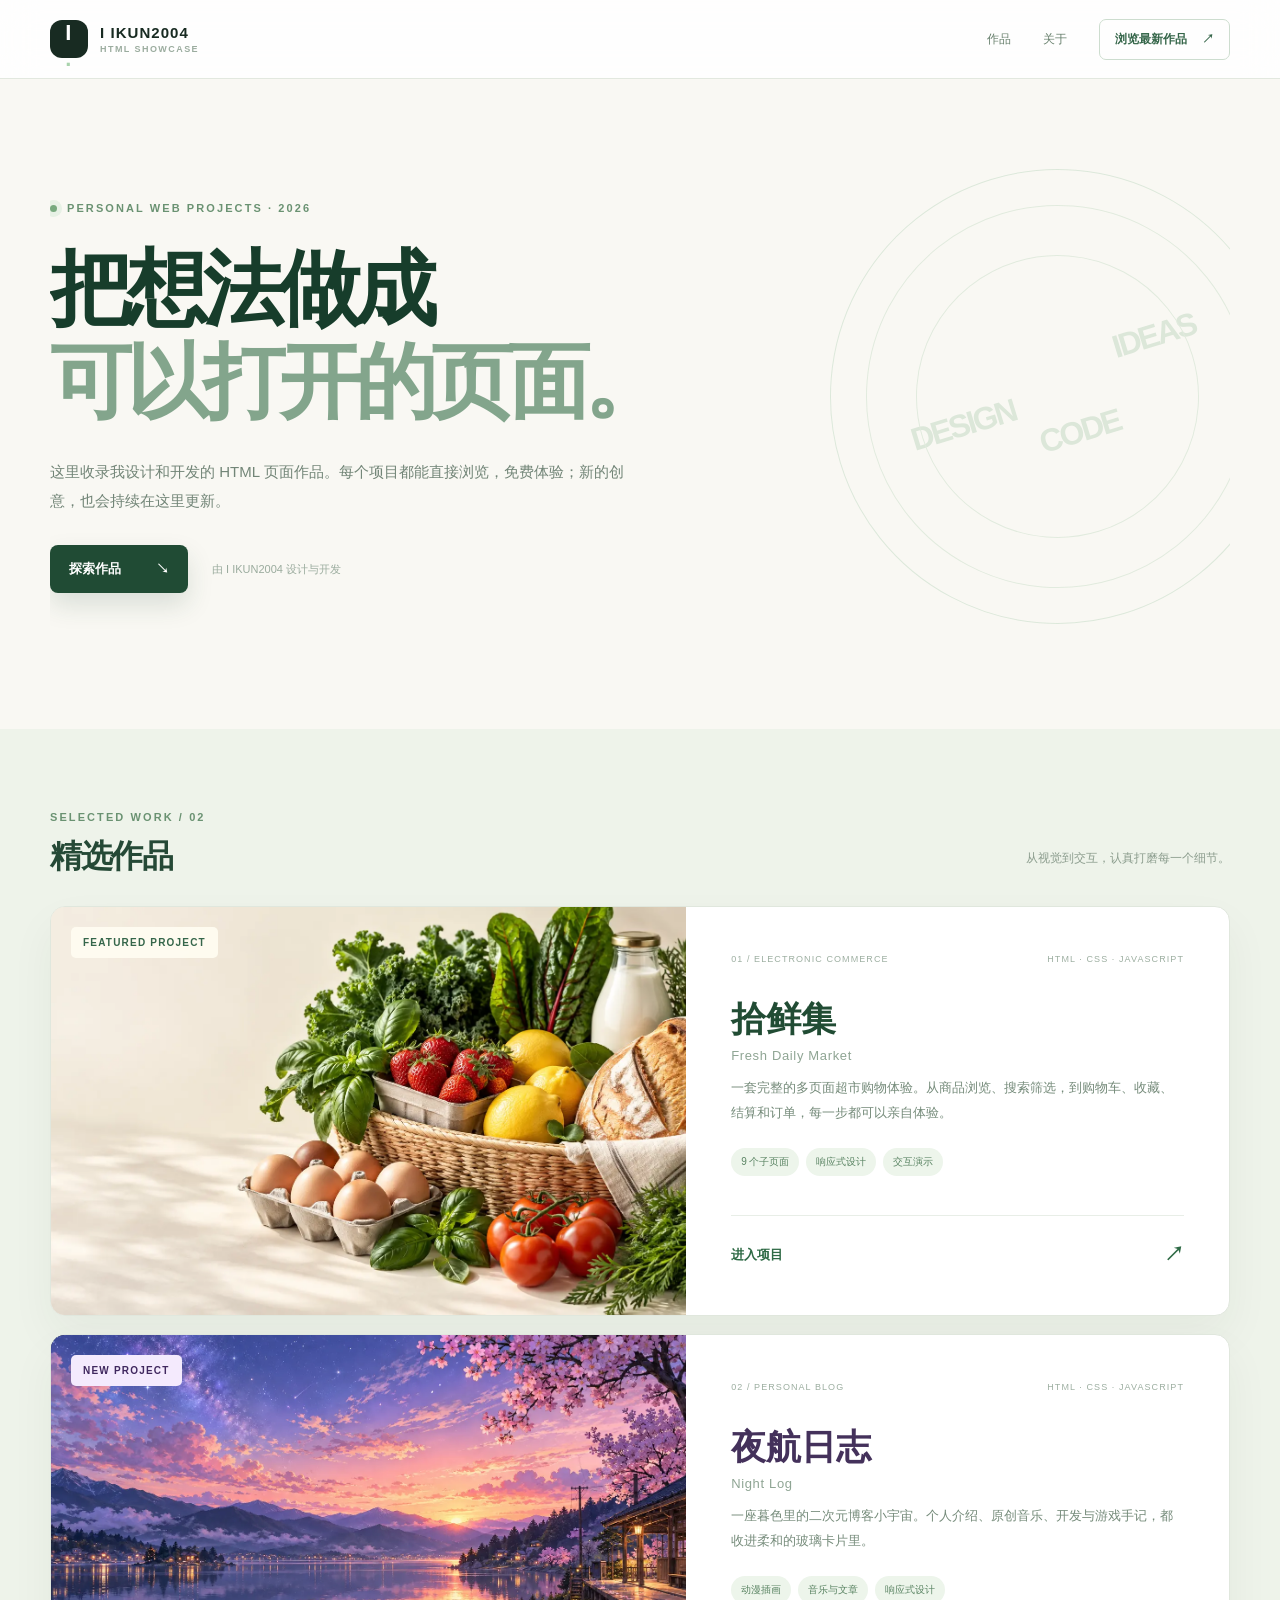
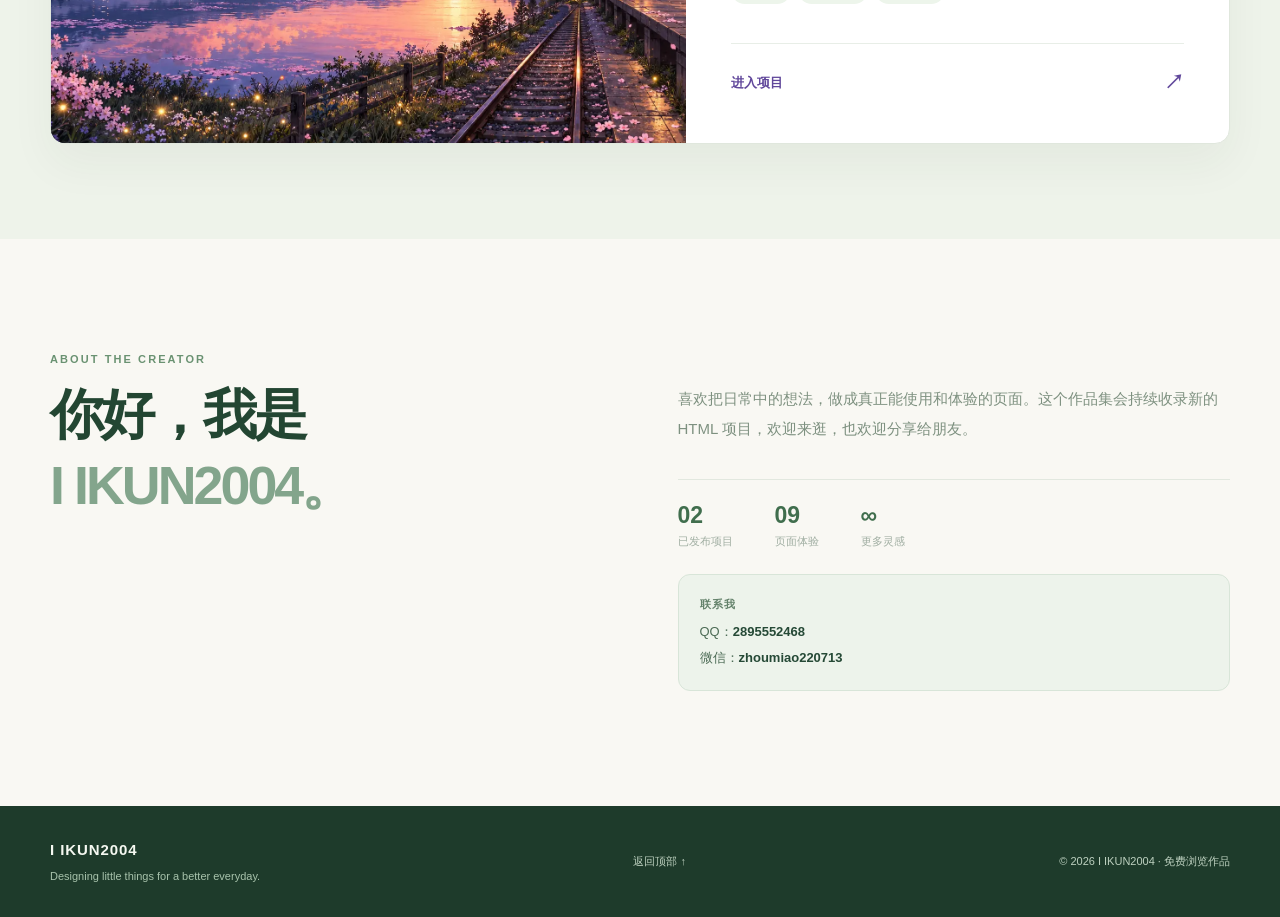
<file: index.html>
<!doctype html>
<html lang="zh-CN">
<head>
  <meta charset="utf-8">
  <meta name="viewport" content="width=device-width, initial-scale=1">
  <meta name="theme-color" content="#182923">
  <meta name="description" content="I IKUN2004 的 HTML 作品集，免费浏览前端页面作品与交互演示。">
  <title>I IKUN2004 · HTML 作品集</title>
  <link rel="stylesheet" href="assets/portfolio.css">
</head>
<body>
  <header class="site-header">
    <div class="container header-inner">
      <a class="logo" href="./" aria-label="返回作品集首页"><span class="logo-mark">I<span>.</span></span><span>I IKUN2004<small>HTML SHOWCASE</small></span></a>
      <nav aria-label="主导航"><a href="#projects">作品</a><a href="#about">关于</a><a class="nav-button" href="projects/nightlog/index.html">浏览最新作品 <span aria-hidden="true">↗</span></a></nav>
    </div>
  </header>

  <main>
    <section class="hero container">
      <div class="hero-kicker"><span class="status-dot"></span> PERSONAL WEB PROJECTS · 2026</div>
      <h1>把想法做成<br><em>可以打开的页面。</em></h1>
      <p>这里收录我设计和开发的 HTML 页面作品。每个项目都能直接浏览，免费体验；新的创意，也会持续在这里更新。</p>
      <div class="hero-actions"><a class="primary" href="#projects">探索作品 <span aria-hidden="true">↘</span></a><span class="hero-note">由 I IKUN2004 设计与开发</span></div>
      <div class="hero-decoration" aria-hidden="true"><span>DESIGN</span><span>CODE</span><span>IDEAS</span></div>
    </section>

    <section class="projects-area" id="projects">
      <div class="container">
        <div class="section-top"><div><span class="eyebrow">SELECTED WORK / 02</span><h2>精选作品</h2></div><p>从视觉到交互，认真打磨每一个细节。</p></div>
        <a class="project-card" href="projects/shixianji/index.html" aria-label="打开拾鲜集超市购物网站">
          <div class="project-image"><img src="projects/shixianji/assets/hero.webp" alt="拾鲜集超市购物网站的生鲜商品展示" loading="lazy"><span class="image-label">FEATURED PROJECT</span></div>
          <div class="project-content"><div class="project-meta"><span>01 / ELECTRONIC COMMERCE</span><span>HTML · CSS · JAVASCRIPT</span></div><h3>拾鲜集 <span>Fresh Daily Market</span></h3><p>一套完整的多页面超市购物体验。从商品浏览、搜索筛选，到购物车、收藏、结算和订单，每一步都可以亲自体验。</p><div class="project-tags"><span>9 个子页面</span><span>响应式设计</span><span>交互演示</span></div><span class="project-link">进入项目 <span aria-hidden="true">↗</span></span></div>
        </a>
        <a class="project-card project-card-night" href="projects/nightlog/index.html" aria-label="打开夜航日志二次元个人博客">
          <div class="project-image"><img src="projects/nightlog/assets/twilight-lake.webp" alt="樱花湖畔与暮色车站的原创动漫风插画" loading="lazy"><span class="image-label">NEW PROJECT</span></div>
          <div class="project-content"><div class="project-meta"><span>02 / PERSONAL BLOG</span><span>HTML · CSS · JAVASCRIPT</span></div><h3>夜航日志 <span>Night Log</span></h3><p>一座暮色里的二次元博客小宇宙。个人介绍、原创音乐、开发与游戏手记，都收进柔和的玻璃卡片里。</p><div class="project-tags"><span>动漫插画</span><span>音乐与文章</span><span>响应式设计</span></div><span class="project-link">进入项目 <span aria-hidden="true">↗</span></span></div>
        </a>
      </div>
    </section>

    <section class="about-area container" id="about"><div class="about-left"><span class="eyebrow">ABOUT THE CREATOR</span><h2>你好，我是<br><em>I IKUN2004。</em></h2></div><div class="about-right"><p>喜欢把日常中的想法，做成真正能使用和体验的页面。这个作品集会持续收录新的 HTML 项目，欢迎来逛，也欢迎分享给朋友。</p><div class="about-facts"><span><b>02</b> 已发布项目</span><span><b>09</b> 页面体验</span><span><b>∞</b> 更多灵感</span></div><div class="about-contact"><span>联系我</span><p>QQ：<strong>2895552468</strong><br>微信：<strong>zhoumiao220713</strong></p></div></div></section>
  </main>

  <footer><div class="container footer-inner"><div><strong>I IKUN2004</strong><p>Designing little things for a better everyday.</p></div><a href="#top" onclick="window.scrollTo({top:0,behavior:'smooth'});return false">返回顶部 ↑</a><span>© 2026 I IKUN2004 · 免费浏览作品</span></div></footer>
</body>
</html>
</file>
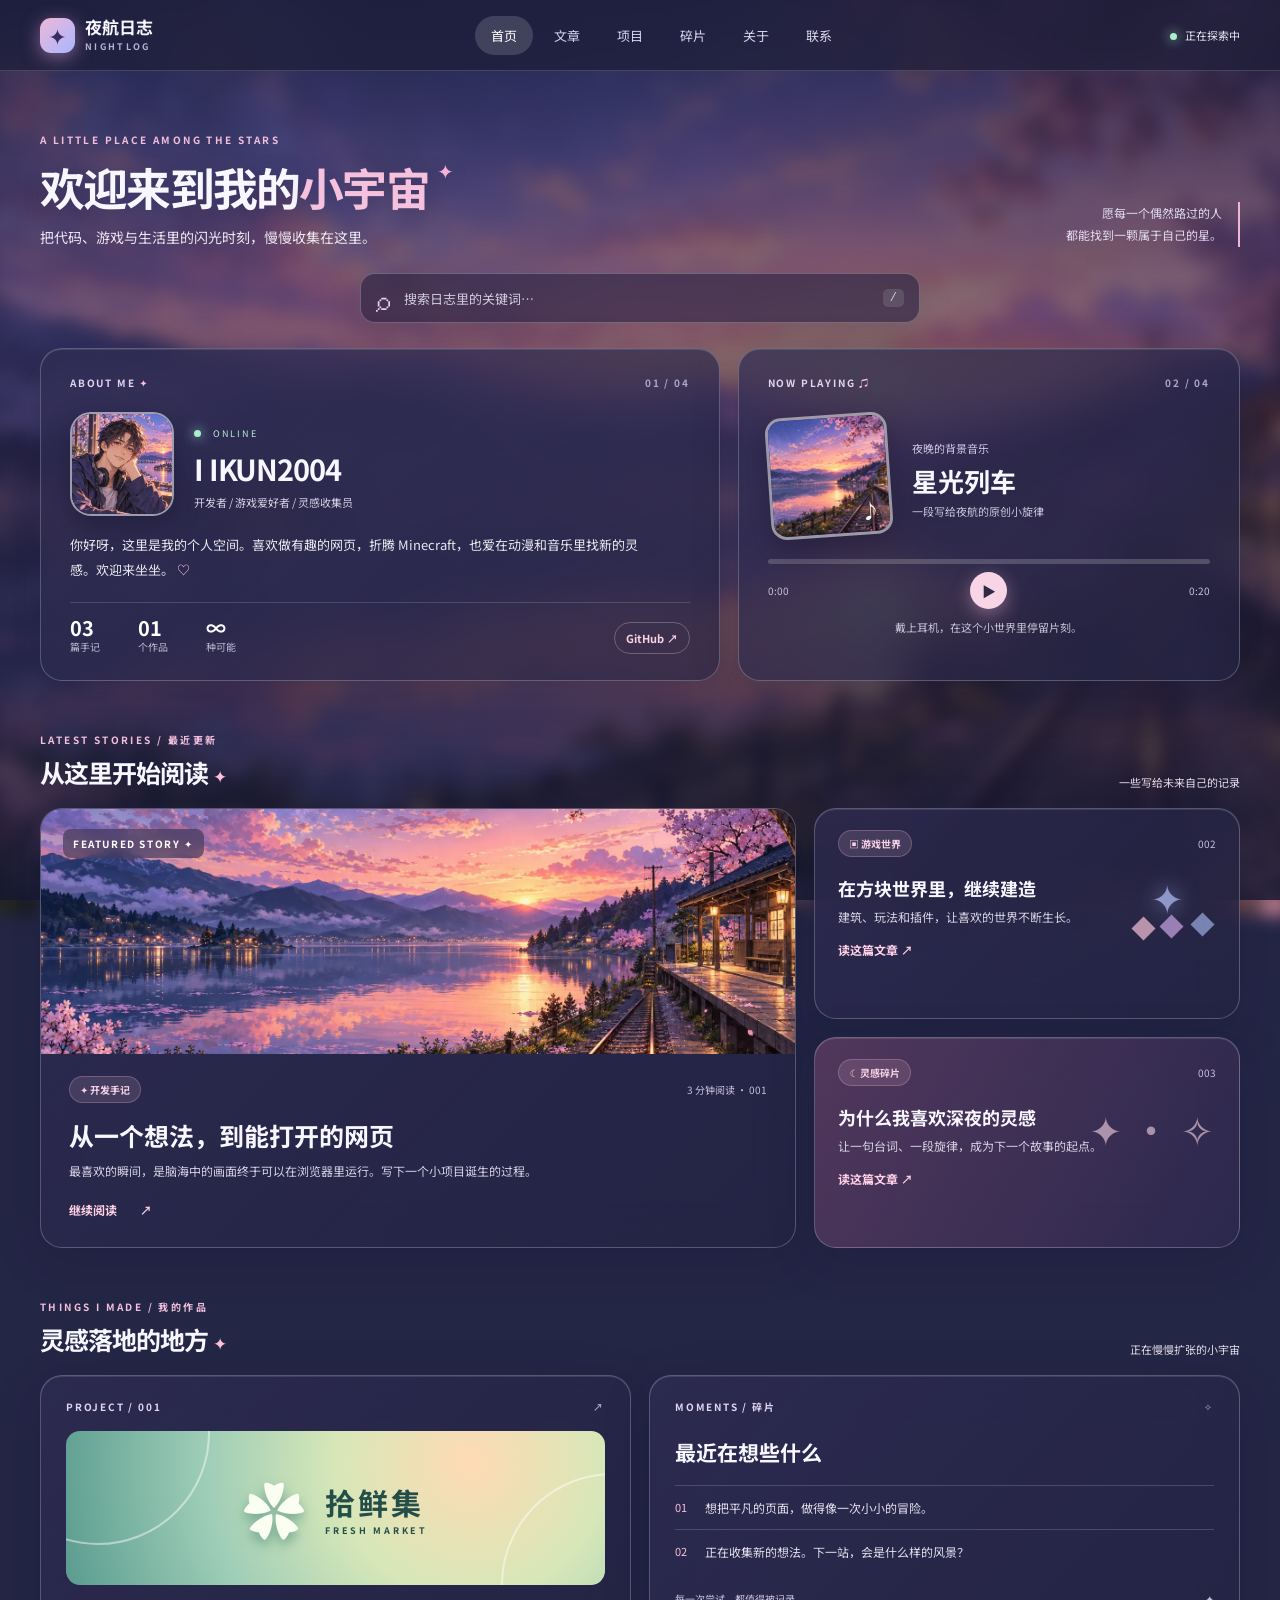
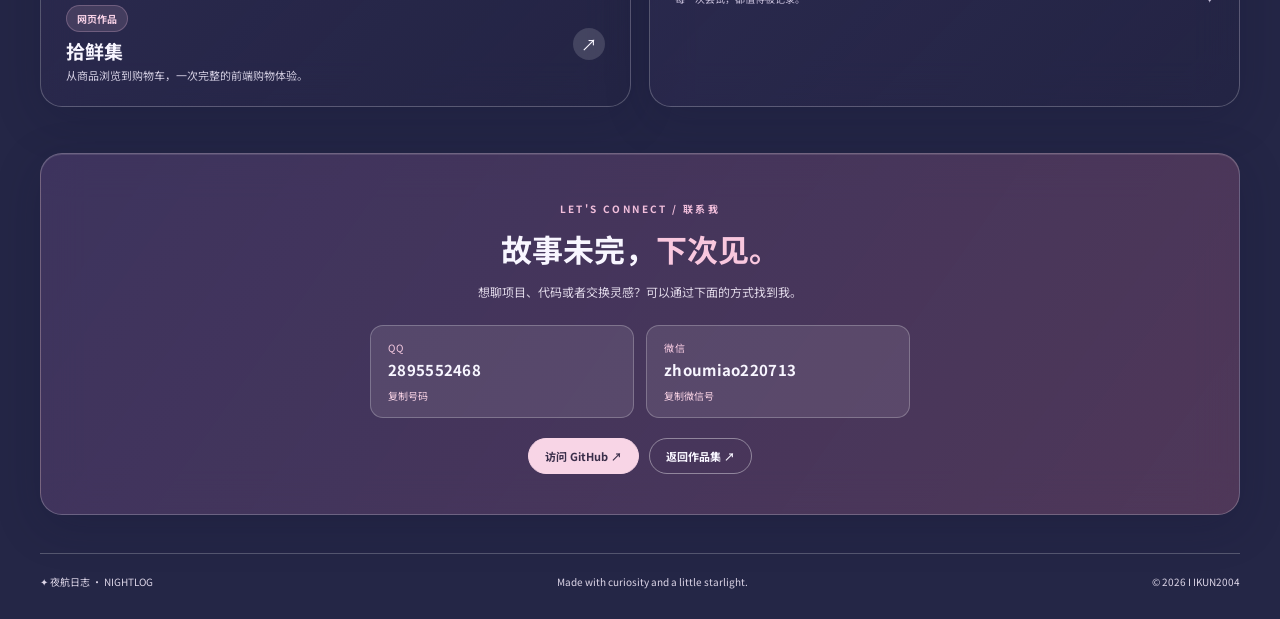
<file: projects/nightlog/index.html>
<!doctype html>
<html lang="zh-CN">
<head>
  <meta charset="utf-8"><meta name="viewport" content="width=device-width,initial-scale=1"><meta name="theme-color" content="#242646">
  <meta name="description" content="I IKUN2004 的个人博客。代码、游戏、作品和散落在夜晚的灵感。">
  <title>夜航日志 · I IKUN2004</title><link rel="preload" href="assets/twilight-lake.webp" as="image"><link rel="stylesheet" href="style.css"><script src="script.js" defer></script>
</head>
<body>
  <a class="skip" href="#main">跳到正文</a><div class="scenery" aria-hidden="true"></div><div class="veil" aria-hidden="true"></div>
  <header class="site-header" id="top"><div class="header-inner">
    <a class="brand" href="#top"><span class="brand-mark">✦</span><span>夜航日志<small>NIGHTLOG</small></span></a>
    <nav class="nav" aria-label="主导航"><a href="#top" class="current">首页</a><a href="#notes">文章</a><a href="#projects">项目</a><a href="#moments">碎片</a><a href="#about">关于</a><a href="#contact">联系</a></nav>
    <div class="header-end"><span class="online"><i></i>正在探索中</span><button class="menu-toggle" type="button" aria-expanded="false" aria-label="打开导航菜单">☰</button></div>
  </div></header>
  <main id="main" class="shell">
    <div class="welcome"><div><span class="eyebrow">A LITTLE PLACE AMONG THE STARS</span><h1>欢迎来到我的<span>小宇宙</span><b>✦</b></h1><p>把代码、游戏与生活里的闪光时刻，慢慢收集在这里。</p></div><span class="welcome-aside">愿每一个偶然路过的人<br>都能找到一颗属于自己的星。</span></div>
    <div class="search-wrap"><span aria-hidden="true">⌕</span><input id="search" type="search" placeholder="搜索日志里的关键词…" aria-label="搜索文章"><kbd>/</kbd></div>
    <div class="bento-intro">
      <section class="glass profile" id="about" aria-labelledby="profile-title"><div class="card-top"><span>ABOUT ME <i>✦</i></span><span>01 / 04</span></div><div class="identity"><img src="assets/profile.webp" alt="原创动漫风格的夜航日志头像" width="148" height="148"><div><span class="status"><i></i> ONLINE</span><h2 id="profile-title">I IKUN2004</h2><p>开发者 / 游戏爱好者 / 灵感收集员</p></div></div><p class="bio">你好呀，这里是我的个人空间。喜欢做有趣的网页，折腾 Minecraft，也爱在动漫和音乐里找新的灵感。欢迎来坐坐。<span> ♡</span></p><div class="profile-foot"><div class="mini-stats"><span><strong>03</strong><small>篇手记</small></span><span><strong>01</strong><small>个作品</small></span><span><strong>∞</strong><small>种可能</small></span></div><a href="https://github.com/I-IKUN2004" target="_blank" rel="noopener noreferrer">GitHub ↗</a></div></section>
      <section class="glass atmosphere" aria-labelledby="music-title"><div class="card-top"><span>NOW PLAYING <i>♫</i></span><span>02 / 04</span></div><div class="music-main"><div class="album"><img src="assets/twilight-lake.webp" alt="暮色湖畔插画" width="128" height="128"><span>♪</span></div><div><small>夜晚的背景音乐</small><h2 id="music-title">星光列车</h2><p>一段写给夜航的原创小旋律</p></div></div><div class="player"><div class="progress"><span></span></div><div class="player-row"><span id="elapsed">0:00</span><button id="play" type="button" aria-label="播放背景音乐" aria-pressed="false">▶</button><span id="duration">0:20</span></div></div><p class="music-caption">戴上耳机，在这个小世界里停留片刻。</p><audio id="ambient" preload="none" src="assets/starlight.mp3"></audio></section>
    </div>
    <div class="section-title" id="notes"><div><span class="eyebrow">LATEST STORIES / 最近更新</span><h2>从这里开始阅读 <span>✦</span></h2></div><span>一些写给未来自己的记录</span></div>
    <div class="story-grid">
      <article class="glass featured story" data-category="code" data-text="从一个想法 到能打开的网页 开发 手记 代码 拾鲜集"><div class="featured-art"><img src="assets/twilight-lake.webp" alt="樱花与湖畔车站的原创动漫风插画" width="900" height="560"><span class="art-stamp">FEATURED STORY ✦</span></div><div class="featured-body"><div class="story-meta"><span class="chip">✦ 开发手记</span><span>3 分钟阅读 · 001</span></div><h3>从一个想法，到能打开的网页</h3><p>最喜欢的瞬间，是脑海中的画面终于可以在浏览器里运行。写下一个小项目诞生的过程。</p><button type="button" class="read-note" data-note="code">继续阅读 <span>↗</span></button></div></article>
      <div class="side-stories"><article class="glass small-story story" data-category="game" data-text="在方块世界里 继续建造 游戏 Minecraft 服务器 插件"><div class="story-meta"><span class="chip">▣ 游戏世界</span><span>002</span></div><div class="pixel-scene" aria-hidden="true"><span>✦</span><i></i><i></i><i></i></div><h3>在方块世界里，继续建造</h3><p>建筑、玩法和插件，让喜欢的世界不断生长。</p><button type="button" class="read-note" data-note="game">读这篇文章 ↗</button></article><article class="glass small-story idea story" data-category="idea" data-text="为什么我喜欢深夜的灵感 动漫 音乐 创作 灵感"><div class="story-meta"><span class="chip">☾ 灵感碎片</span><span>003</span></div><span class="idea-stars" aria-hidden="true">✦ · ✧</span><h3>为什么我喜欢深夜的灵感</h3><p>让一句台词、一段旋律，成为下一个故事的起点。</p><button type="button" class="read-note" data-note="idea">读这篇文章 ↗</button></article></div>
    </div><p class="no-results" hidden>没有找到相关的日志。换个关键词试试吧 ✦</p>
    <div class="section-title" id="projects"><div><span class="eyebrow">THINGS I MADE / 我的作品</span><h2>灵感落地的地方 <span>✦</span></h2></div><span>正在慢慢扩张的小宇宙</span></div>
    <div class="lower-grid"><a class="glass project" href="../shixianji/index.html"><div class="card-top"><span>PROJECT / 001</span><span>↗</span></div><div class="project-visual" aria-hidden="true"><span class="basket">✿</span><span>拾鲜集<small>FRESH MARKET</small></span></div><div class="project-info"><div><span class="chip">网页作品</span><h3>拾鲜集</h3><p>从商品浏览到购物车，一次完整的前端购物体验。</p></div><span class="round-arrow">↗</span></div></a><section class="glass moments" id="moments"><div class="card-top"><span>MOMENTS / 碎片</span><span>✧</span></div><h3>最近在想些什么</h3><div class="moment"><span>01</span><p>想把平凡的页面，做得像一次小小的冒险。</p></div><div class="moment"><span>02</span><p>正在收集新的想法。下一站，会是什么样的风景？</p></div><div class="moment-link"><span>每一次尝试，都值得被记录。</span><span>✦</span></div></section></div>
    <section class="glass closing" id="contact"><span class="eyebrow">LET'S CONNECT / 联系我</span><h2>故事未完，<em>下次见。</em></h2><p>想聊项目、代码或者交换灵感？可以通过下面的方式找到我。</p><div class="contact-methods"><div><small>QQ</small><strong>2895552468</strong><button type="button" class="copy-contact" data-copy="2895552468" aria-label="复制 QQ 号码">复制号码</button></div><div><small>微信</small><strong>zhoumiao220713</strong><button type="button" class="copy-contact" data-copy="zhoumiao220713" aria-label="复制微信号">复制微信号</button></div></div><div class="closing-links"><a href="https://github.com/I-IKUN2004" target="_blank" rel="noopener noreferrer">访问 GitHub ↗</a><a href="../../index.html">返回作品集 ↗</a></div><span id="copy-status" class="sr-only" role="status" aria-live="polite"></span></section>
  </main>
  <footer class="footer shell"><span>✦ 夜航日志 · NIGHTLOG</span><span>Made with curiosity and a little starlight.</span><span>© 2026 I IKUN2004</span></footer>
  <dialog class="post-dialog" aria-labelledby="post-title"><div class="dialog-shell"><button class="close-dialog" type="button" aria-label="关闭文章">×</button><span class="dialog-kicker" id="post-category"></span><h2 id="post-title"></h2><div class="dialog-body" id="post-body"></div><div class="dialog-footer">✦ I IKUN2004 · 夜航日志</div></div></dialog>
</body></html>
</file>
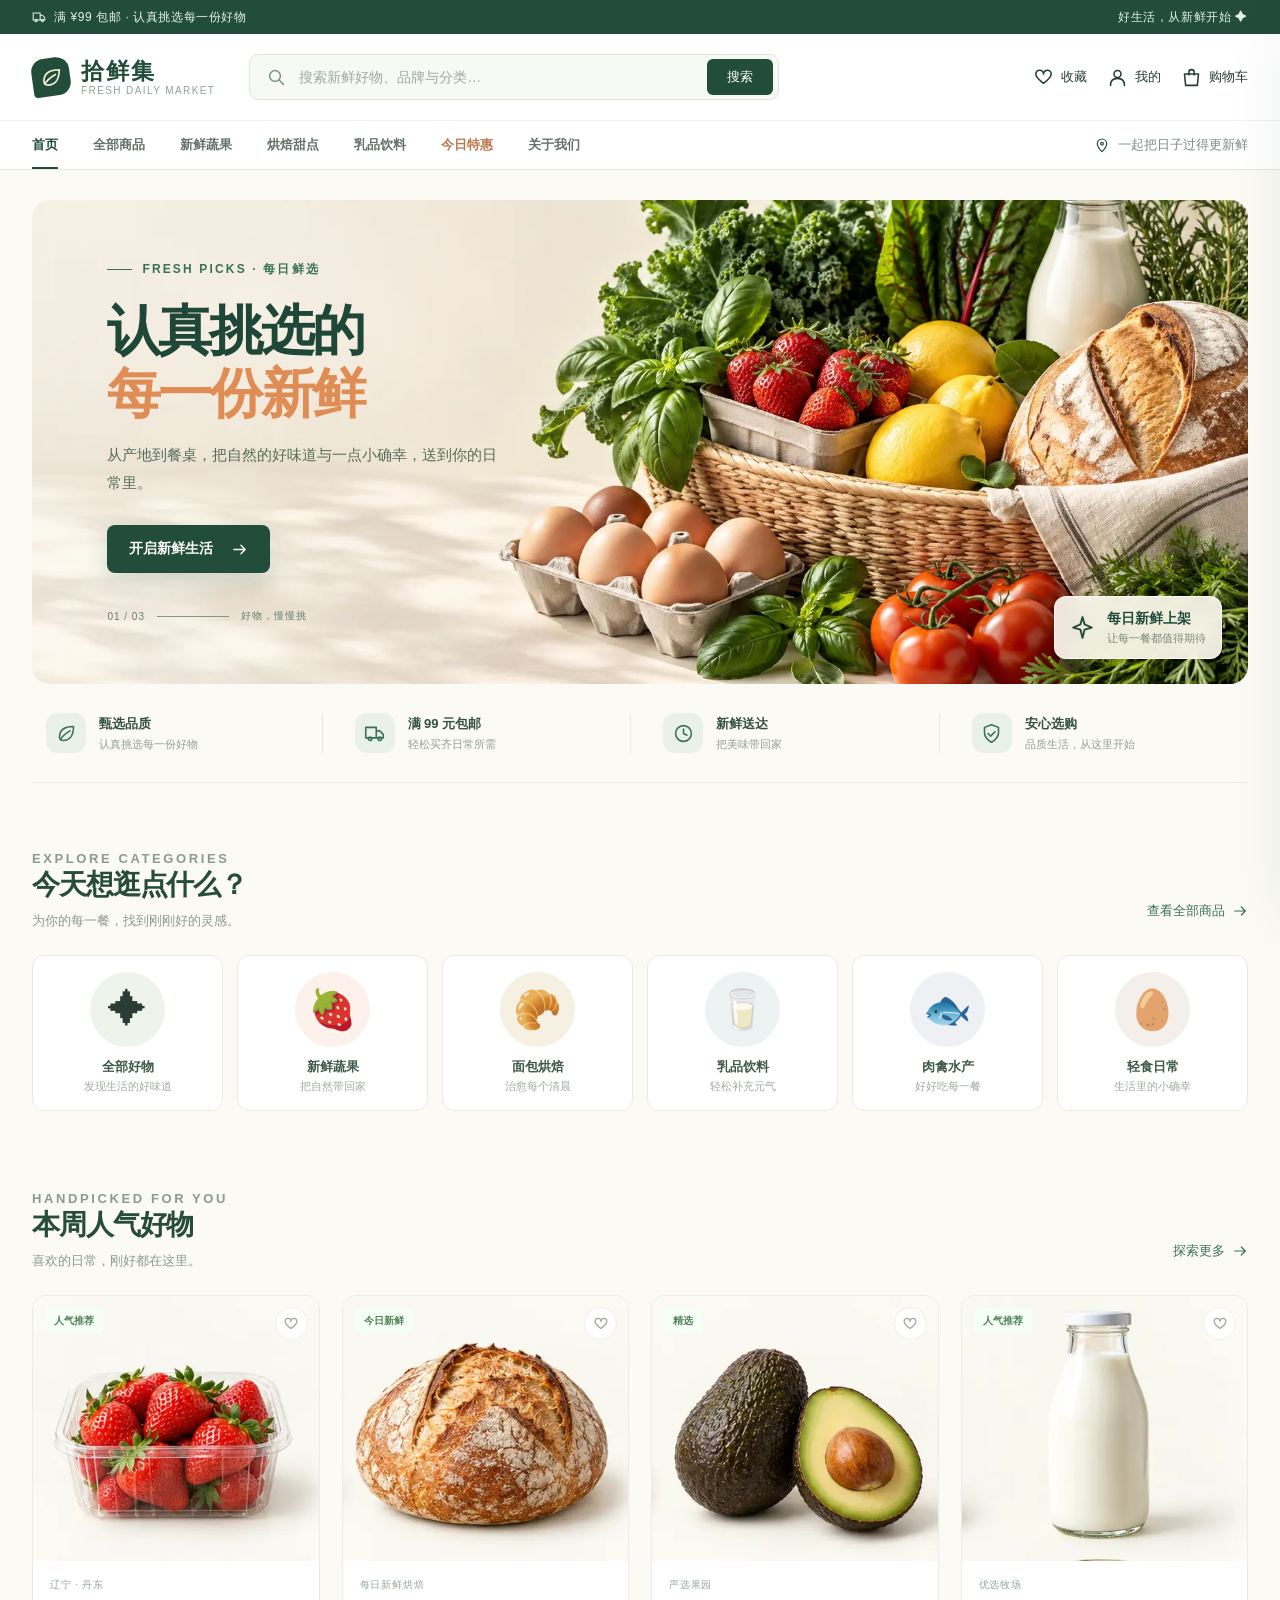
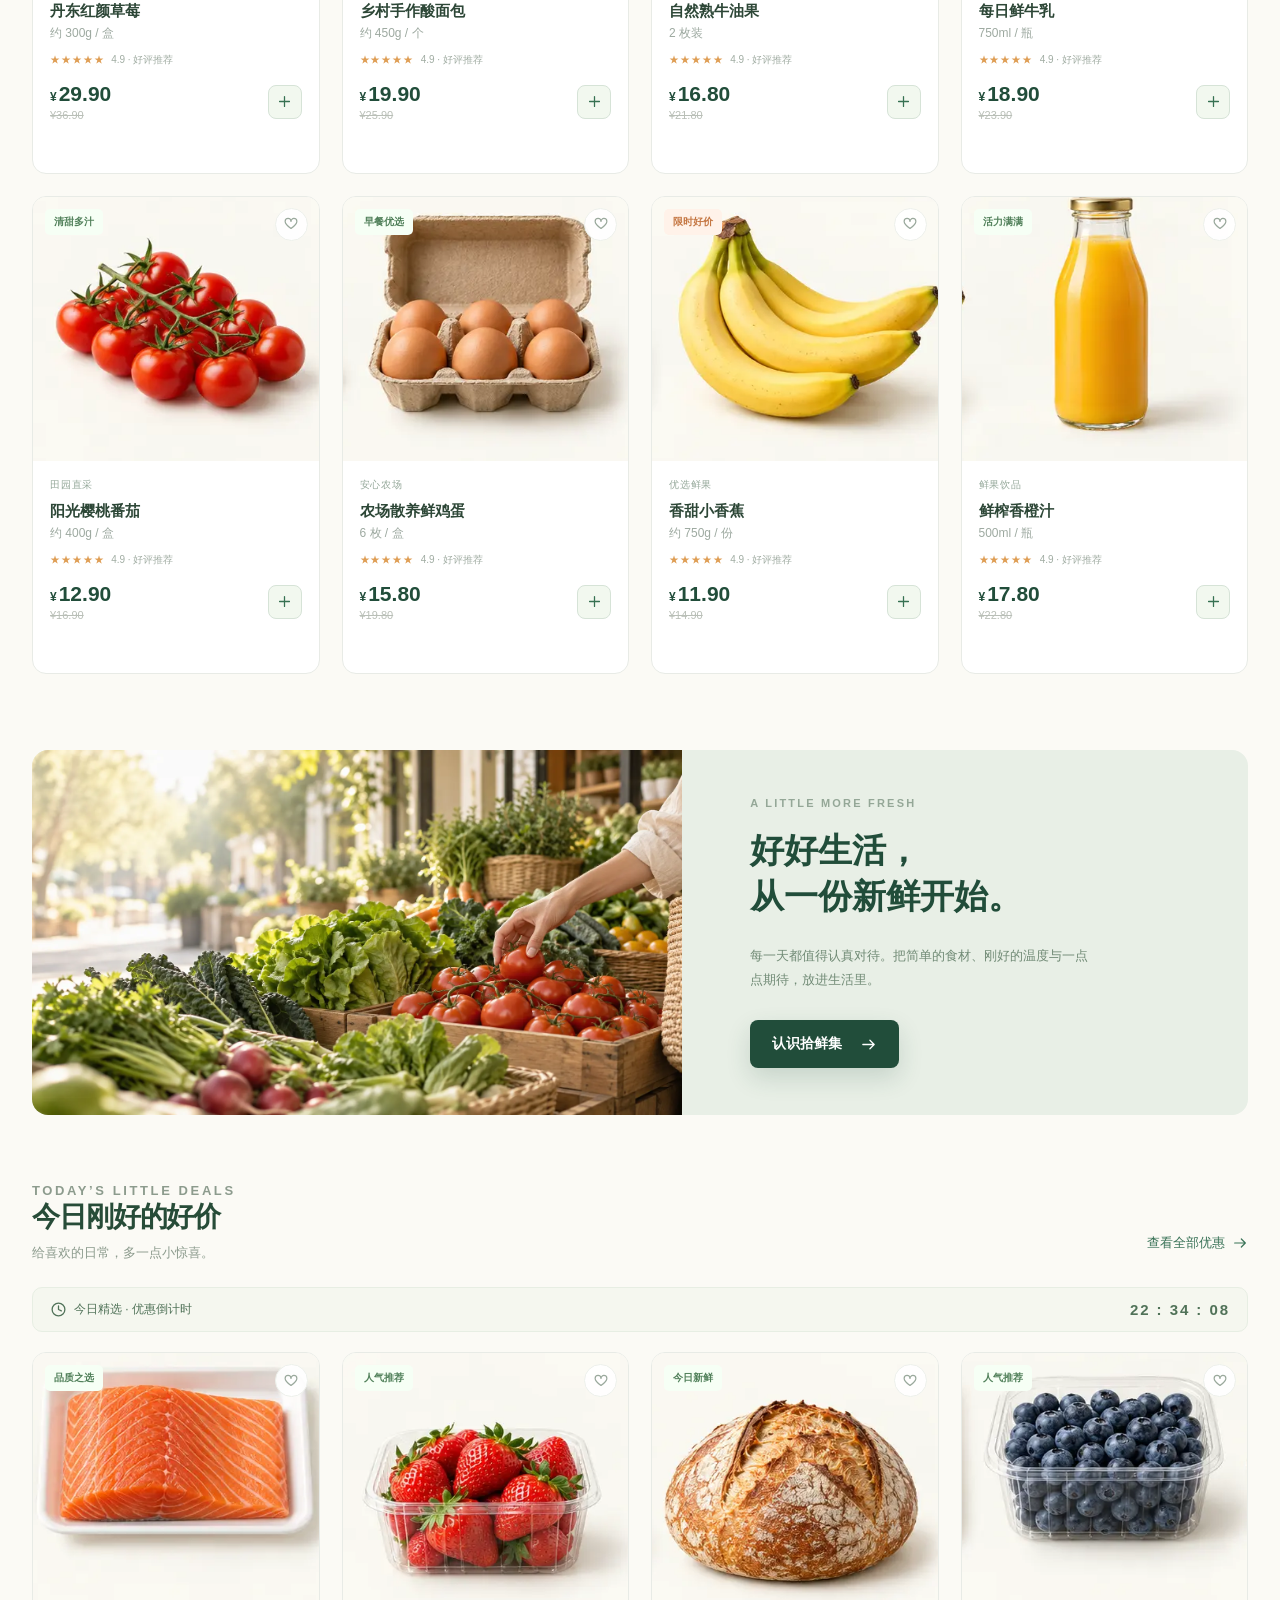
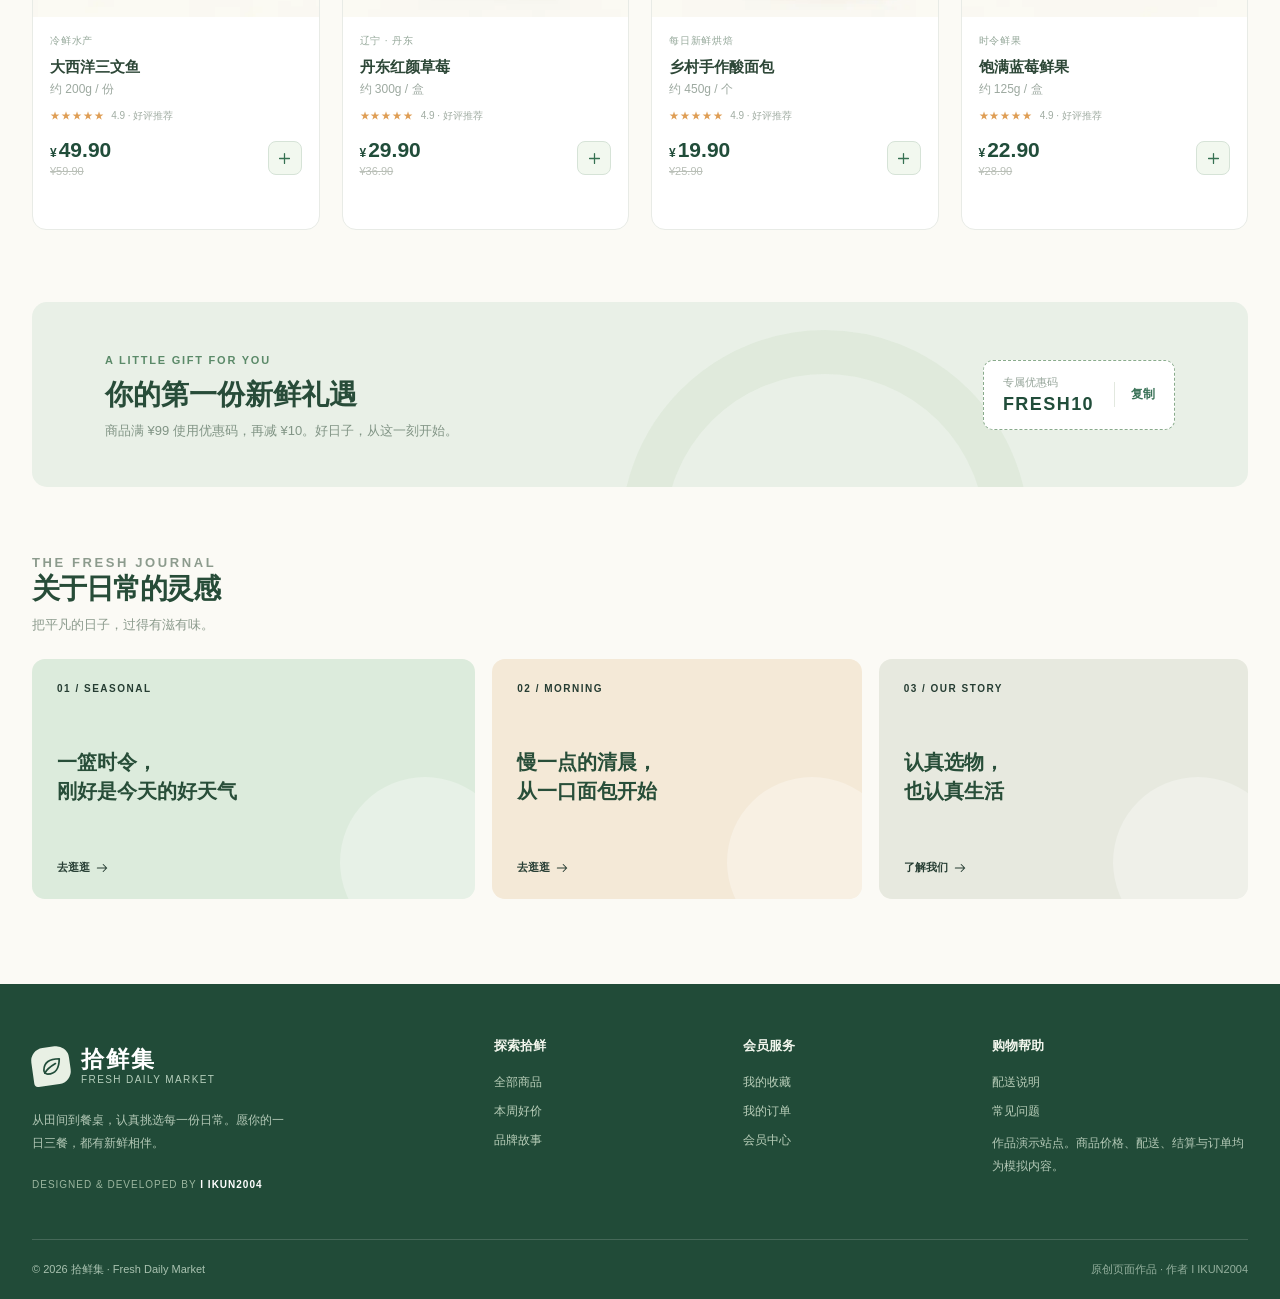
<file: projects/shixianji/index.html>
<!doctype html>
<html lang="zh-CN"><head><meta charset="utf-8"><meta name="viewport" content="width=device-width, initial-scale=1"><meta name="theme-color" content="#214d3a"><meta name="description" content="拾鲜集，认真挑选的每一份新鲜。原创超市购物演示作品，由 I IKUN2004 设计开发。"><title>首页 · 拾鲜集</title><link rel="preload" as="style" href="assets/site.css"><link rel="stylesheet" href="assets/site.css"><script src="assets/app.js" defer></script></head><body data-page="home"><svg xmlns="http://www.w3.org/2000/svg" style="position:absolute;width:0;height:0;overflow:hidden" aria-hidden="true">
 <symbol id="leaf" viewBox="0 0 24 24"><path d="M20 4C10 4 4 8 4 16a4 4 0 0 0 4 4C16 20 20 14 20 4Z"/><path d="M5 19c2-4 6-7 11-10"/></symbol>
 <symbol id="search-icon" viewBox="0 0 24 24"><circle cx="10.8" cy="10.8" r="6.5"/><path d="m16 16 5 5"/></symbol>
 <symbol id="bag" viewBox="0 0 24 24"><path d="M4 8h16l-1.3 13H5.3L4 8Z"/><path d="M9 9V6a3 3 0 0 1 6 0v3"/></symbol>
 <symbol id="heart-icon" viewBox="0 0 24 24"><path d="M20.8 8.1c0 4.2-8.8 10.5-8.8 10.5S3.2 12.3 3.2 8.1a4.4 4.4 0 0 1 8.8 0 4.4 4.4 0 0 1 8.8 0Z"/></symbol>
 <symbol id="arrow" viewBox="0 0 24 24"><path d="M4 12h16m-6-6 6 6-6 6"/></symbol>
 <symbol id="plus" viewBox="0 0 24 24"><path d="M12 5v14M5 12h14"/></symbol>
 <symbol id="x" viewBox="0 0 24 24"><path d="M5 5 19 19M19 5 5 19"/></symbol>
 <symbol id="truck" viewBox="0 0 24 24"><path d="M2 5h12v12H2zM14 9h4l4 4v4h-8z"/><circle cx="7" cy="18" r="2"/><circle cx="18" cy="18" r="2"/></symbol>
 <symbol id="clock" viewBox="0 0 24 24"><circle cx="12" cy="12" r="9"/><path d="M12 7v5l4 2"/></symbol>
 <symbol id="shield" viewBox="0 0 24 24"><path d="M12 2 20 5v6c0 5-3 8-8 11-5-3-8-6-8-11V5l8-3Z"/><path d="m8 12 3 3 5-5"/></symbol>
 <symbol id="spark" viewBox="0 0 24 24"><path d="m12 2 2 7 7 3-7 2-2 8-2-8-7-2 7-3 2-7Z"/></symbol>
 <symbol id="pin" viewBox="0 0 24 24"><path d="M19 10c0 5-7 12-7 12S5 15 5 10a7 7 0 0 1 14 0Z"/><circle cx="12" cy="10" r="2"/></symbol>
 <symbol id="check" viewBox="0 0 24 24"><path d="m4 12 5 5L20 6"/></symbol>
 <symbol id="home" viewBox="0 0 24 24"><path d="m3 11 9-8 9 8v10H3V11Z"/><path d="M9 21v-7h6v7"/></symbol>
 <symbol id="grid" viewBox="0 0 24 24"><rect x="3" y="3" width="7" height="7" rx="1"/><rect x="14" y="3" width="7" height="7" rx="1"/><rect x="3" y="14" width="7" height="7" rx="1"/><rect x="14" y="14" width="7" height="7" rx="1"/></symbol>
 <symbol id="user" viewBox="0 0 24 24"><circle cx="12" cy="8" r="4"/><path d="M4 21c0-5 3-8 8-8s8 3 8 8"/></symbol>
 <symbol id="receipt" viewBox="0 0 24 24"><path d="M5 2h14v20l-3-2-4 2-4-2-3 2V2Z"/><path d="M9 7h6M9 11h6M9 15h4"/></symbol>
</svg><div id="app"></div></body></html>
</file>
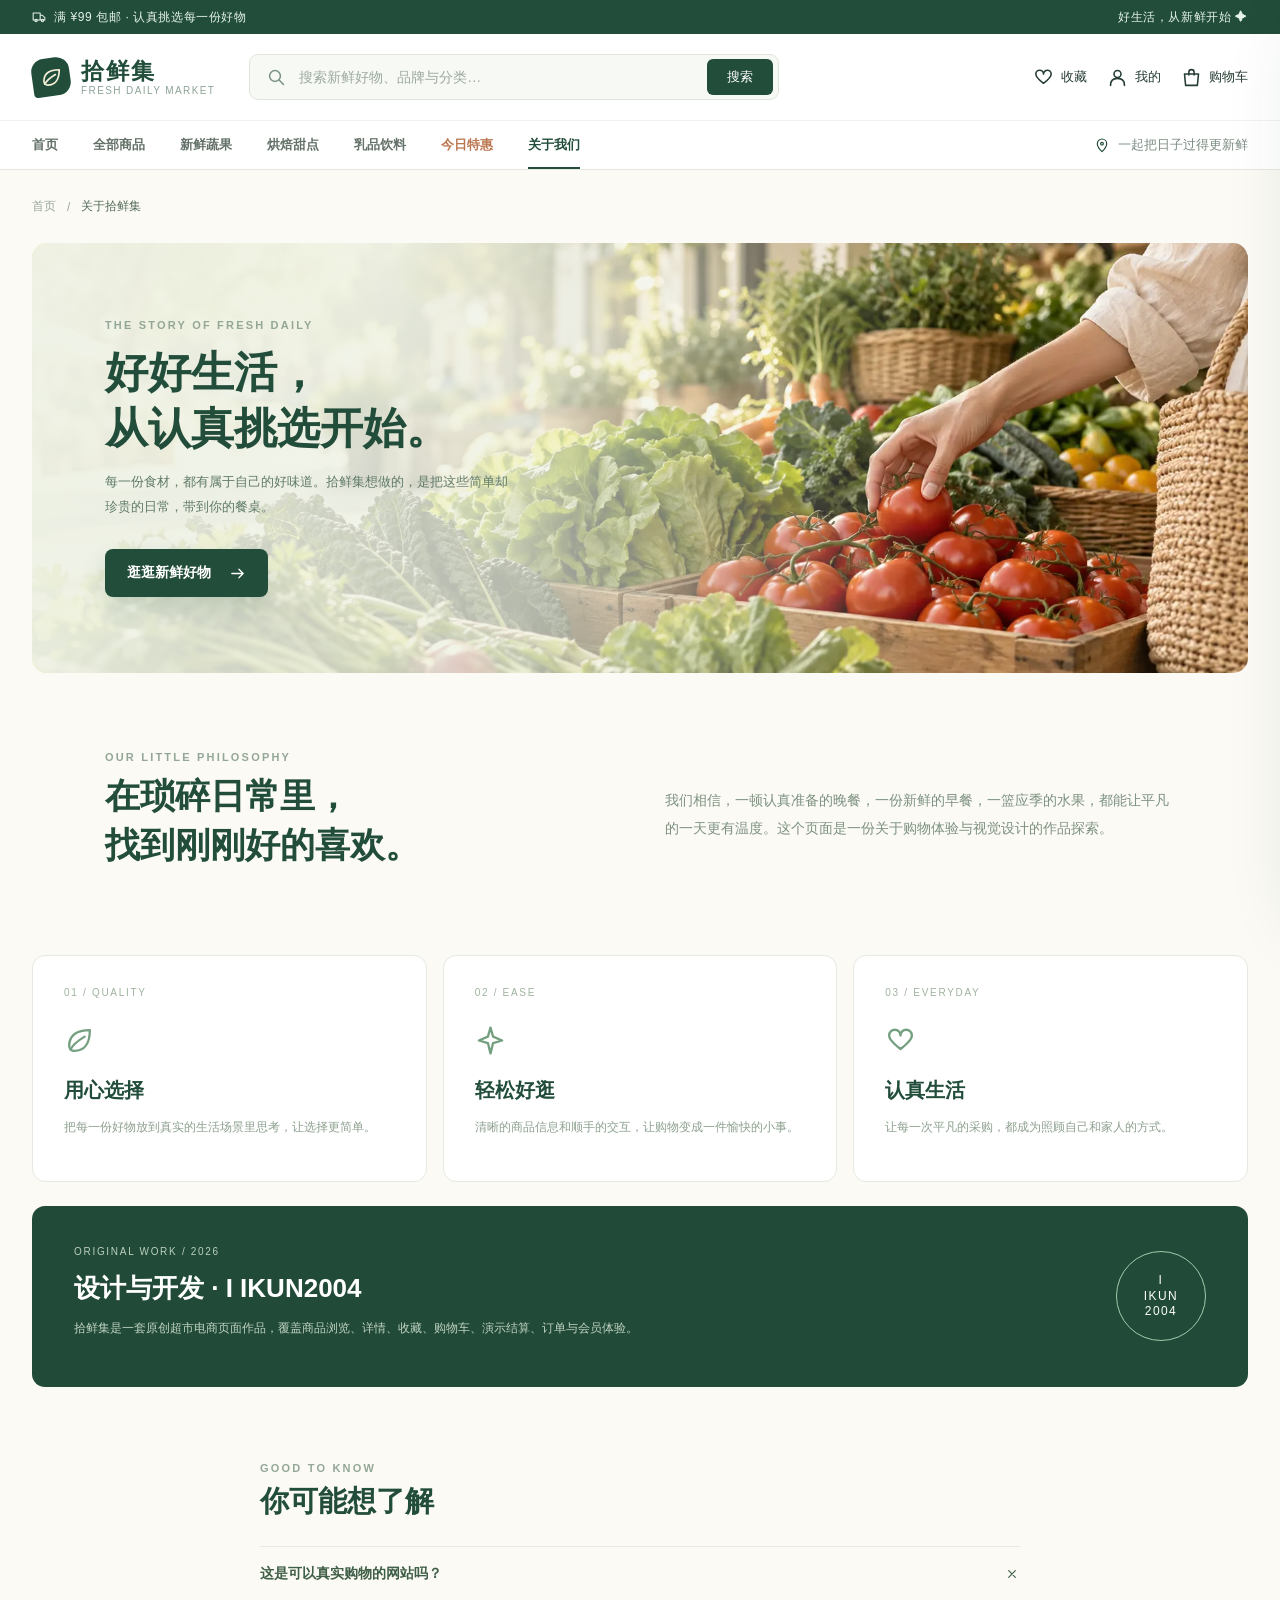
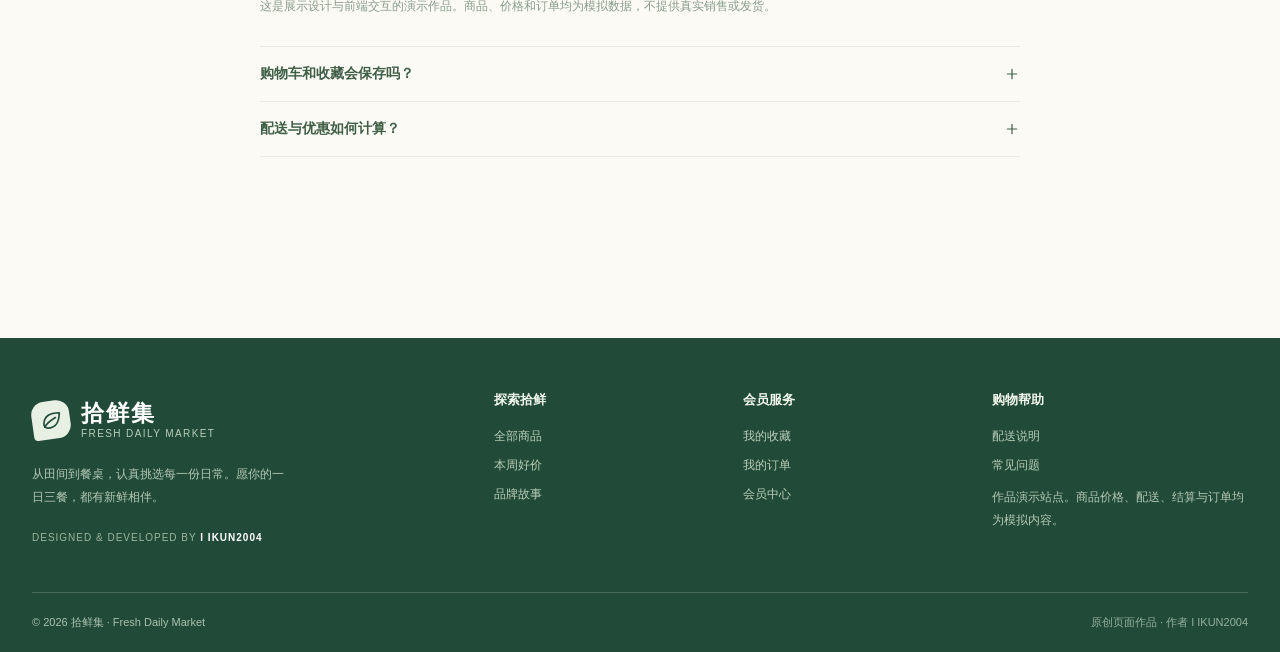
<file: projects/shixianji/about.html>
<!doctype html>
<html lang="zh-CN"><head><meta charset="utf-8"><meta name="viewport" content="width=device-width, initial-scale=1"><meta name="theme-color" content="#214d3a"><meta name="description" content="拾鲜集，认真挑选的每一份新鲜。原创超市购物演示作品，由 I IKUN2004 设计开发。"><title>关于拾鲜集 · 拾鲜集</title><link rel="preload" as="style" href="assets/site.css"><link rel="stylesheet" href="assets/site.css"><script src="assets/app.js" defer></script></head><body data-page="about"><svg xmlns="http://www.w3.org/2000/svg" style="position:absolute;width:0;height:0;overflow:hidden" aria-hidden="true">
 <symbol id="leaf" viewBox="0 0 24 24"><path d="M20 4C10 4 4 8 4 16a4 4 0 0 0 4 4C16 20 20 14 20 4Z"/><path d="M5 19c2-4 6-7 11-10"/></symbol>
 <symbol id="search-icon" viewBox="0 0 24 24"><circle cx="10.8" cy="10.8" r="6.5"/><path d="m16 16 5 5"/></symbol>
 <symbol id="bag" viewBox="0 0 24 24"><path d="M4 8h16l-1.3 13H5.3L4 8Z"/><path d="M9 9V6a3 3 0 0 1 6 0v3"/></symbol>
 <symbol id="heart-icon" viewBox="0 0 24 24"><path d="M20.8 8.1c0 4.2-8.8 10.5-8.8 10.5S3.2 12.3 3.2 8.1a4.4 4.4 0 0 1 8.8 0 4.4 4.4 0 0 1 8.8 0Z"/></symbol>
 <symbol id="arrow" viewBox="0 0 24 24"><path d="M4 12h16m-6-6 6 6-6 6"/></symbol>
 <symbol id="plus" viewBox="0 0 24 24"><path d="M12 5v14M5 12h14"/></symbol>
 <symbol id="x" viewBox="0 0 24 24"><path d="M5 5 19 19M19 5 5 19"/></symbol>
 <symbol id="truck" viewBox="0 0 24 24"><path d="M2 5h12v12H2zM14 9h4l4 4v4h-8z"/><circle cx="7" cy="18" r="2"/><circle cx="18" cy="18" r="2"/></symbol>
 <symbol id="clock" viewBox="0 0 24 24"><circle cx="12" cy="12" r="9"/><path d="M12 7v5l4 2"/></symbol>
 <symbol id="shield" viewBox="0 0 24 24"><path d="M12 2 20 5v6c0 5-3 8-8 11-5-3-8-6-8-11V5l8-3Z"/><path d="m8 12 3 3 5-5"/></symbol>
 <symbol id="spark" viewBox="0 0 24 24"><path d="m12 2 2 7 7 3-7 2-2 8-2-8-7-2 7-3 2-7Z"/></symbol>
 <symbol id="pin" viewBox="0 0 24 24"><path d="M19 10c0 5-7 12-7 12S5 15 5 10a7 7 0 0 1 14 0Z"/><circle cx="12" cy="10" r="2"/></symbol>
 <symbol id="check" viewBox="0 0 24 24"><path d="m4 12 5 5L20 6"/></symbol>
 <symbol id="home" viewBox="0 0 24 24"><path d="m3 11 9-8 9 8v10H3V11Z"/><path d="M9 21v-7h6v7"/></symbol>
 <symbol id="grid" viewBox="0 0 24 24"><rect x="3" y="3" width="7" height="7" rx="1"/><rect x="14" y="3" width="7" height="7" rx="1"/><rect x="3" y="14" width="7" height="7" rx="1"/><rect x="14" y="14" width="7" height="7" rx="1"/></symbol>
 <symbol id="user" viewBox="0 0 24 24"><circle cx="12" cy="8" r="4"/><path d="M4 21c0-5 3-8 8-8s8 3 8 8"/></symbol>
 <symbol id="receipt" viewBox="0 0 24 24"><path d="M5 2h14v20l-3-2-4 2-4-2-3 2V2Z"/><path d="M9 7h6M9 11h6M9 15h4"/></symbol>
</svg><div id="app"></div></body></html>
</file>
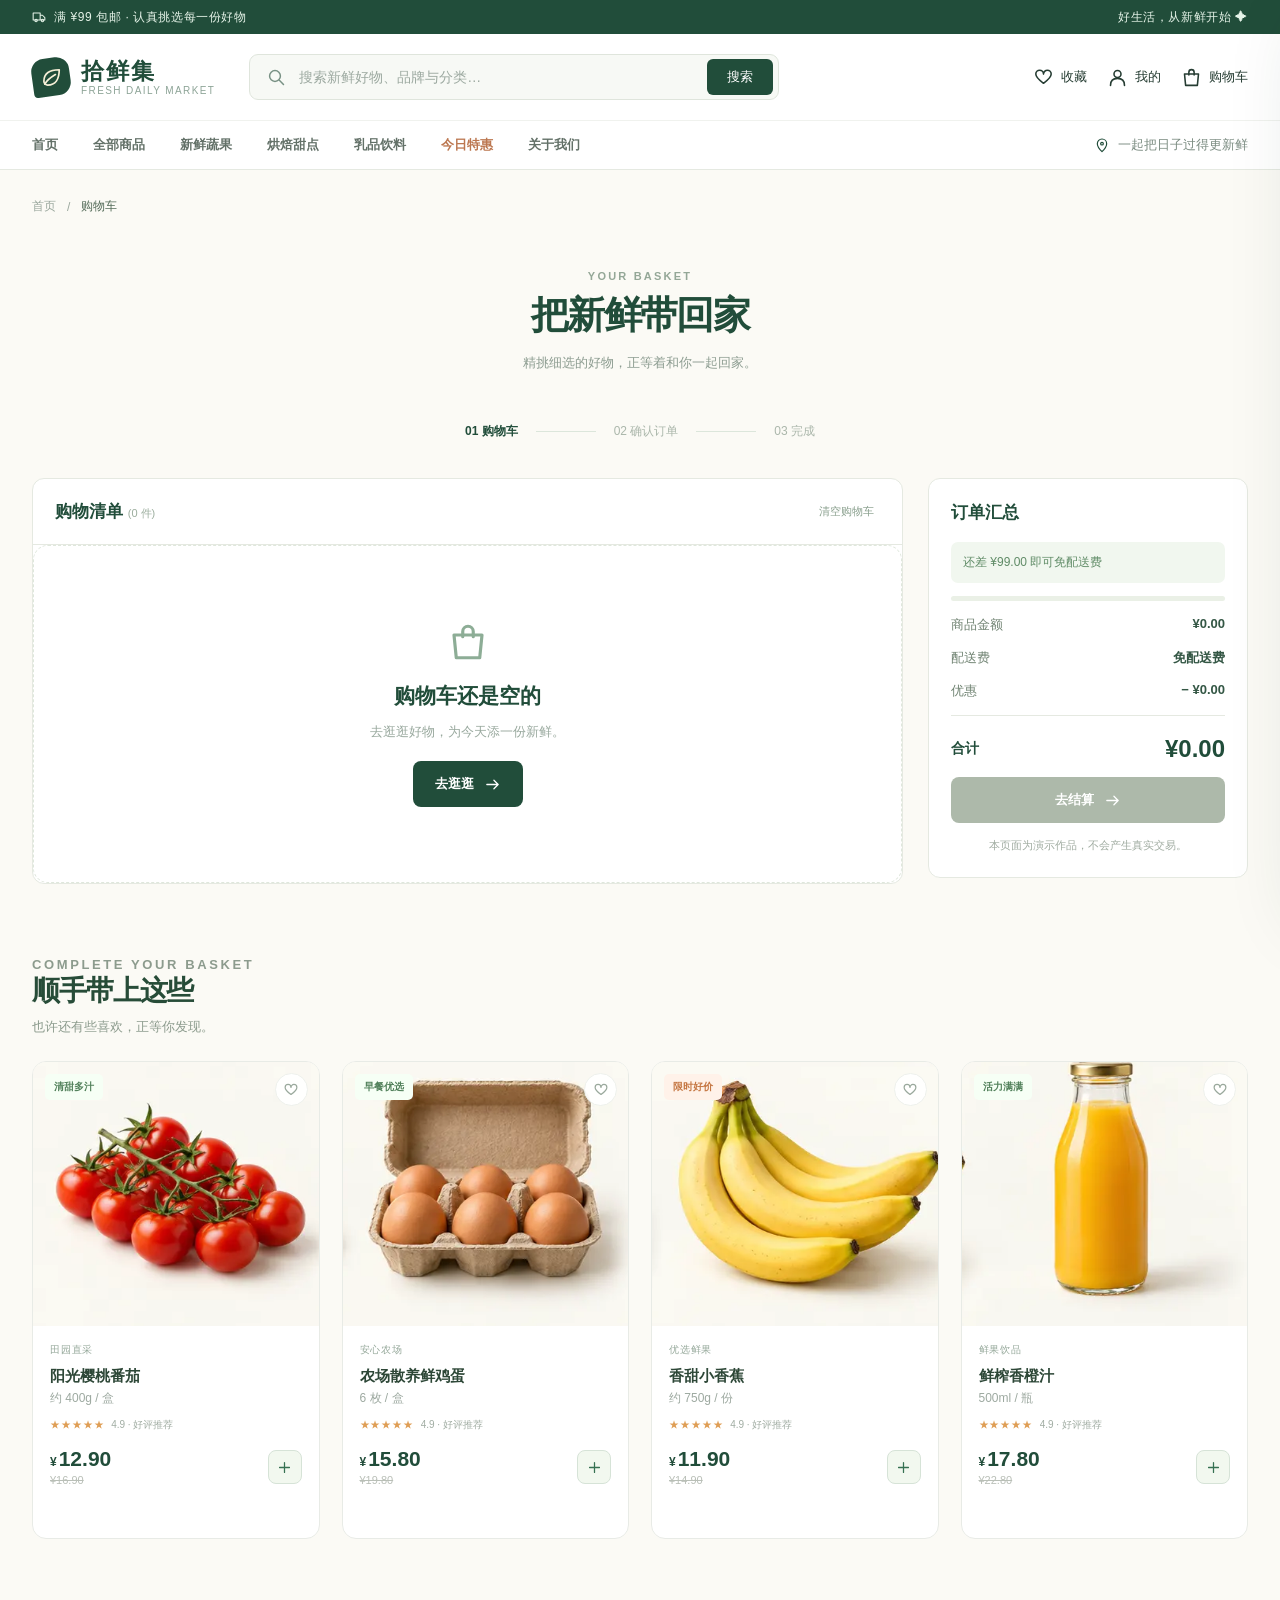
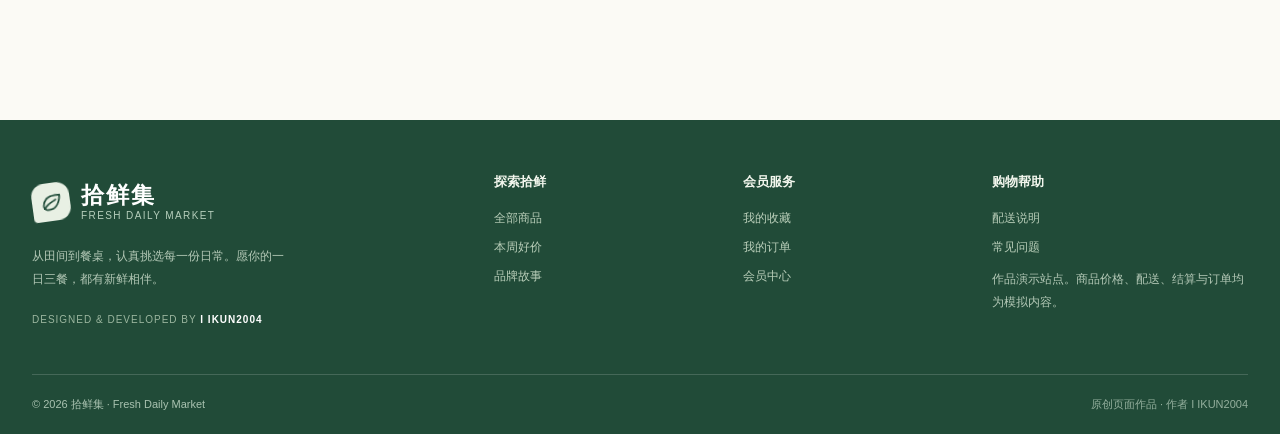
<file: projects/shixianji/cart.html>
<!doctype html>
<html lang="zh-CN"><head><meta charset="utf-8"><meta name="viewport" content="width=device-width, initial-scale=1"><meta name="theme-color" content="#214d3a"><meta name="description" content="拾鲜集，认真挑选的每一份新鲜。原创超市购物演示作品，由 I IKUN2004 设计开发。"><title>购物车 · 拾鲜集</title><link rel="preload" as="style" href="assets/site.css"><link rel="stylesheet" href="assets/site.css"><script src="assets/app.js" defer></script></head><body data-page="cart"><svg xmlns="http://www.w3.org/2000/svg" style="position:absolute;width:0;height:0;overflow:hidden" aria-hidden="true">
 <symbol id="leaf" viewBox="0 0 24 24"><path d="M20 4C10 4 4 8 4 16a4 4 0 0 0 4 4C16 20 20 14 20 4Z"/><path d="M5 19c2-4 6-7 11-10"/></symbol>
 <symbol id="search-icon" viewBox="0 0 24 24"><circle cx="10.8" cy="10.8" r="6.5"/><path d="m16 16 5 5"/></symbol>
 <symbol id="bag" viewBox="0 0 24 24"><path d="M4 8h16l-1.3 13H5.3L4 8Z"/><path d="M9 9V6a3 3 0 0 1 6 0v3"/></symbol>
 <symbol id="heart-icon" viewBox="0 0 24 24"><path d="M20.8 8.1c0 4.2-8.8 10.5-8.8 10.5S3.2 12.3 3.2 8.1a4.4 4.4 0 0 1 8.8 0 4.4 4.4 0 0 1 8.8 0Z"/></symbol>
 <symbol id="arrow" viewBox="0 0 24 24"><path d="M4 12h16m-6-6 6 6-6 6"/></symbol>
 <symbol id="plus" viewBox="0 0 24 24"><path d="M12 5v14M5 12h14"/></symbol>
 <symbol id="x" viewBox="0 0 24 24"><path d="M5 5 19 19M19 5 5 19"/></symbol>
 <symbol id="truck" viewBox="0 0 24 24"><path d="M2 5h12v12H2zM14 9h4l4 4v4h-8z"/><circle cx="7" cy="18" r="2"/><circle cx="18" cy="18" r="2"/></symbol>
 <symbol id="clock" viewBox="0 0 24 24"><circle cx="12" cy="12" r="9"/><path d="M12 7v5l4 2"/></symbol>
 <symbol id="shield" viewBox="0 0 24 24"><path d="M12 2 20 5v6c0 5-3 8-8 11-5-3-8-6-8-11V5l8-3Z"/><path d="m8 12 3 3 5-5"/></symbol>
 <symbol id="spark" viewBox="0 0 24 24"><path d="m12 2 2 7 7 3-7 2-2 8-2-8-7-2 7-3 2-7Z"/></symbol>
 <symbol id="pin" viewBox="0 0 24 24"><path d="M19 10c0 5-7 12-7 12S5 15 5 10a7 7 0 0 1 14 0Z"/><circle cx="12" cy="10" r="2"/></symbol>
 <symbol id="check" viewBox="0 0 24 24"><path d="m4 12 5 5L20 6"/></symbol>
 <symbol id="home" viewBox="0 0 24 24"><path d="m3 11 9-8 9 8v10H3V11Z"/><path d="M9 21v-7h6v7"/></symbol>
 <symbol id="grid" viewBox="0 0 24 24"><rect x="3" y="3" width="7" height="7" rx="1"/><rect x="14" y="3" width="7" height="7" rx="1"/><rect x="3" y="14" width="7" height="7" rx="1"/><rect x="14" y="14" width="7" height="7" rx="1"/></symbol>
 <symbol id="user" viewBox="0 0 24 24"><circle cx="12" cy="8" r="4"/><path d="M4 21c0-5 3-8 8-8s8 3 8 8"/></symbol>
 <symbol id="receipt" viewBox="0 0 24 24"><path d="M5 2h14v20l-3-2-4 2-4-2-3 2V2Z"/><path d="M9 7h6M9 11h6M9 15h4"/></symbol>
</svg><div id="app"></div></body></html>
</file>
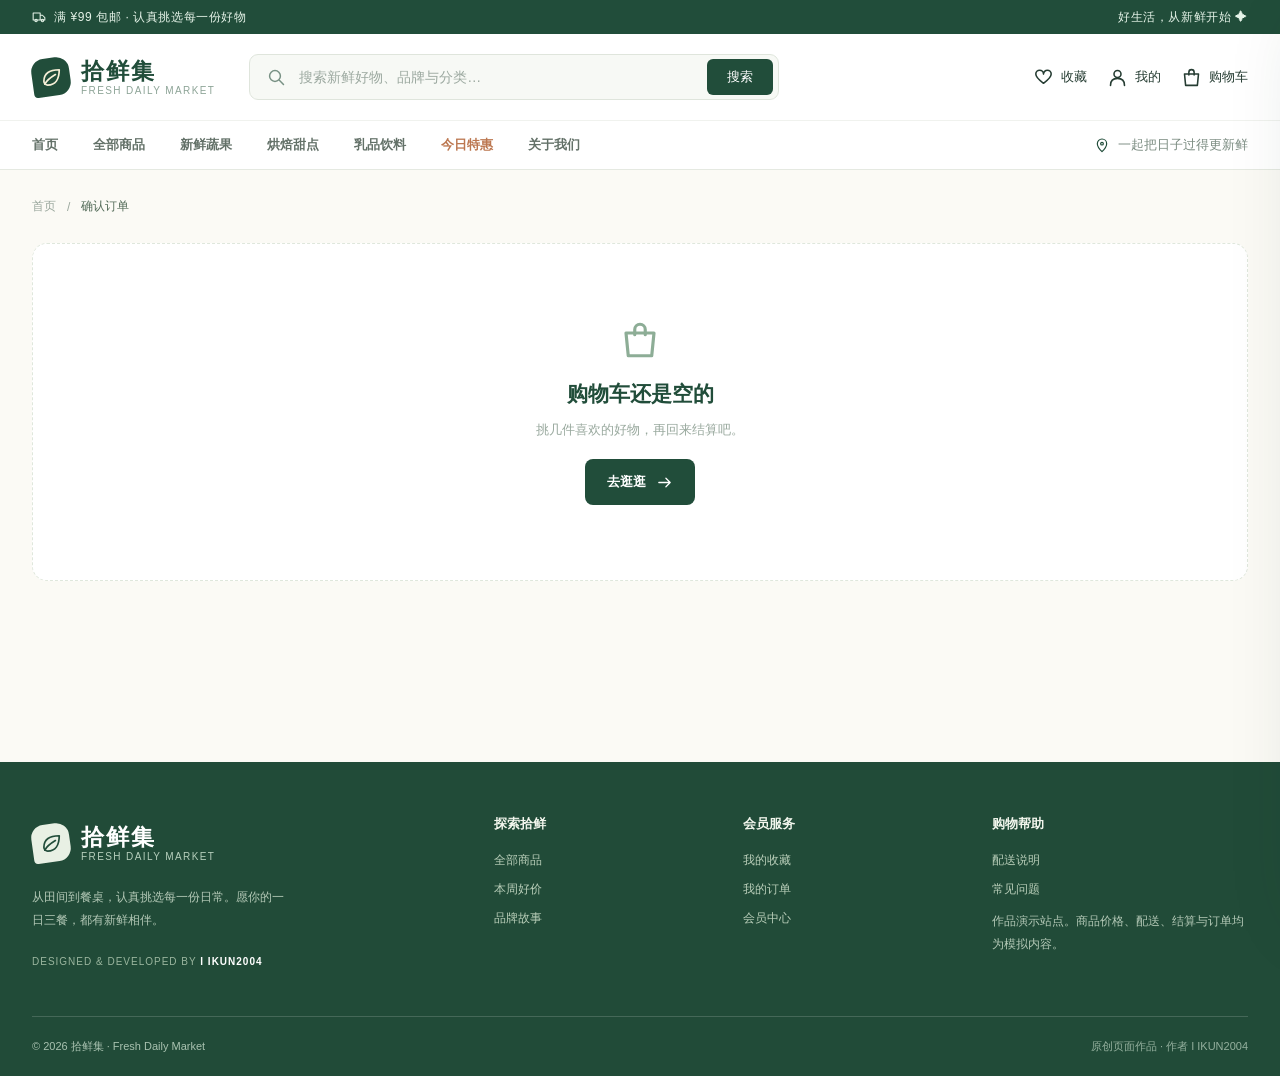
<file: projects/shixianji/checkout.html>
<!doctype html>
<html lang="zh-CN"><head><meta charset="utf-8"><meta name="viewport" content="width=device-width, initial-scale=1"><meta name="theme-color" content="#214d3a"><meta name="description" content="拾鲜集，认真挑选的每一份新鲜。原创超市购物演示作品，由 I IKUN2004 设计开发。"><title>确认订单 · 拾鲜集</title><link rel="preload" as="style" href="assets/site.css"><link rel="stylesheet" href="assets/site.css"><script src="assets/app.js" defer></script></head><body data-page="checkout"><svg xmlns="http://www.w3.org/2000/svg" style="position:absolute;width:0;height:0;overflow:hidden" aria-hidden="true">
 <symbol id="leaf" viewBox="0 0 24 24"><path d="M20 4C10 4 4 8 4 16a4 4 0 0 0 4 4C16 20 20 14 20 4Z"/><path d="M5 19c2-4 6-7 11-10"/></symbol>
 <symbol id="search-icon" viewBox="0 0 24 24"><circle cx="10.8" cy="10.8" r="6.5"/><path d="m16 16 5 5"/></symbol>
 <symbol id="bag" viewBox="0 0 24 24"><path d="M4 8h16l-1.3 13H5.3L4 8Z"/><path d="M9 9V6a3 3 0 0 1 6 0v3"/></symbol>
 <symbol id="heart-icon" viewBox="0 0 24 24"><path d="M20.8 8.1c0 4.2-8.8 10.5-8.8 10.5S3.2 12.3 3.2 8.1a4.4 4.4 0 0 1 8.8 0 4.4 4.4 0 0 1 8.8 0Z"/></symbol>
 <symbol id="arrow" viewBox="0 0 24 24"><path d="M4 12h16m-6-6 6 6-6 6"/></symbol>
 <symbol id="plus" viewBox="0 0 24 24"><path d="M12 5v14M5 12h14"/></symbol>
 <symbol id="x" viewBox="0 0 24 24"><path d="M5 5 19 19M19 5 5 19"/></symbol>
 <symbol id="truck" viewBox="0 0 24 24"><path d="M2 5h12v12H2zM14 9h4l4 4v4h-8z"/><circle cx="7" cy="18" r="2"/><circle cx="18" cy="18" r="2"/></symbol>
 <symbol id="clock" viewBox="0 0 24 24"><circle cx="12" cy="12" r="9"/><path d="M12 7v5l4 2"/></symbol>
 <symbol id="shield" viewBox="0 0 24 24"><path d="M12 2 20 5v6c0 5-3 8-8 11-5-3-8-6-8-11V5l8-3Z"/><path d="m8 12 3 3 5-5"/></symbol>
 <symbol id="spark" viewBox="0 0 24 24"><path d="m12 2 2 7 7 3-7 2-2 8-2-8-7-2 7-3 2-7Z"/></symbol>
 <symbol id="pin" viewBox="0 0 24 24"><path d="M19 10c0 5-7 12-7 12S5 15 5 10a7 7 0 0 1 14 0Z"/><circle cx="12" cy="10" r="2"/></symbol>
 <symbol id="check" viewBox="0 0 24 24"><path d="m4 12 5 5L20 6"/></symbol>
 <symbol id="home" viewBox="0 0 24 24"><path d="m3 11 9-8 9 8v10H3V11Z"/><path d="M9 21v-7h6v7"/></symbol>
 <symbol id="grid" viewBox="0 0 24 24"><rect x="3" y="3" width="7" height="7" rx="1"/><rect x="14" y="3" width="7" height="7" rx="1"/><rect x="3" y="14" width="7" height="7" rx="1"/><rect x="14" y="14" width="7" height="7" rx="1"/></symbol>
 <symbol id="user" viewBox="0 0 24 24"><circle cx="12" cy="8" r="4"/><path d="M4 21c0-5 3-8 8-8s8 3 8 8"/></symbol>
 <symbol id="receipt" viewBox="0 0 24 24"><path d="M5 2h14v20l-3-2-4 2-4-2-3 2V2Z"/><path d="M9 7h6M9 11h6M9 15h4"/></symbol>
</svg><div id="app"></div></body></html>
</file>
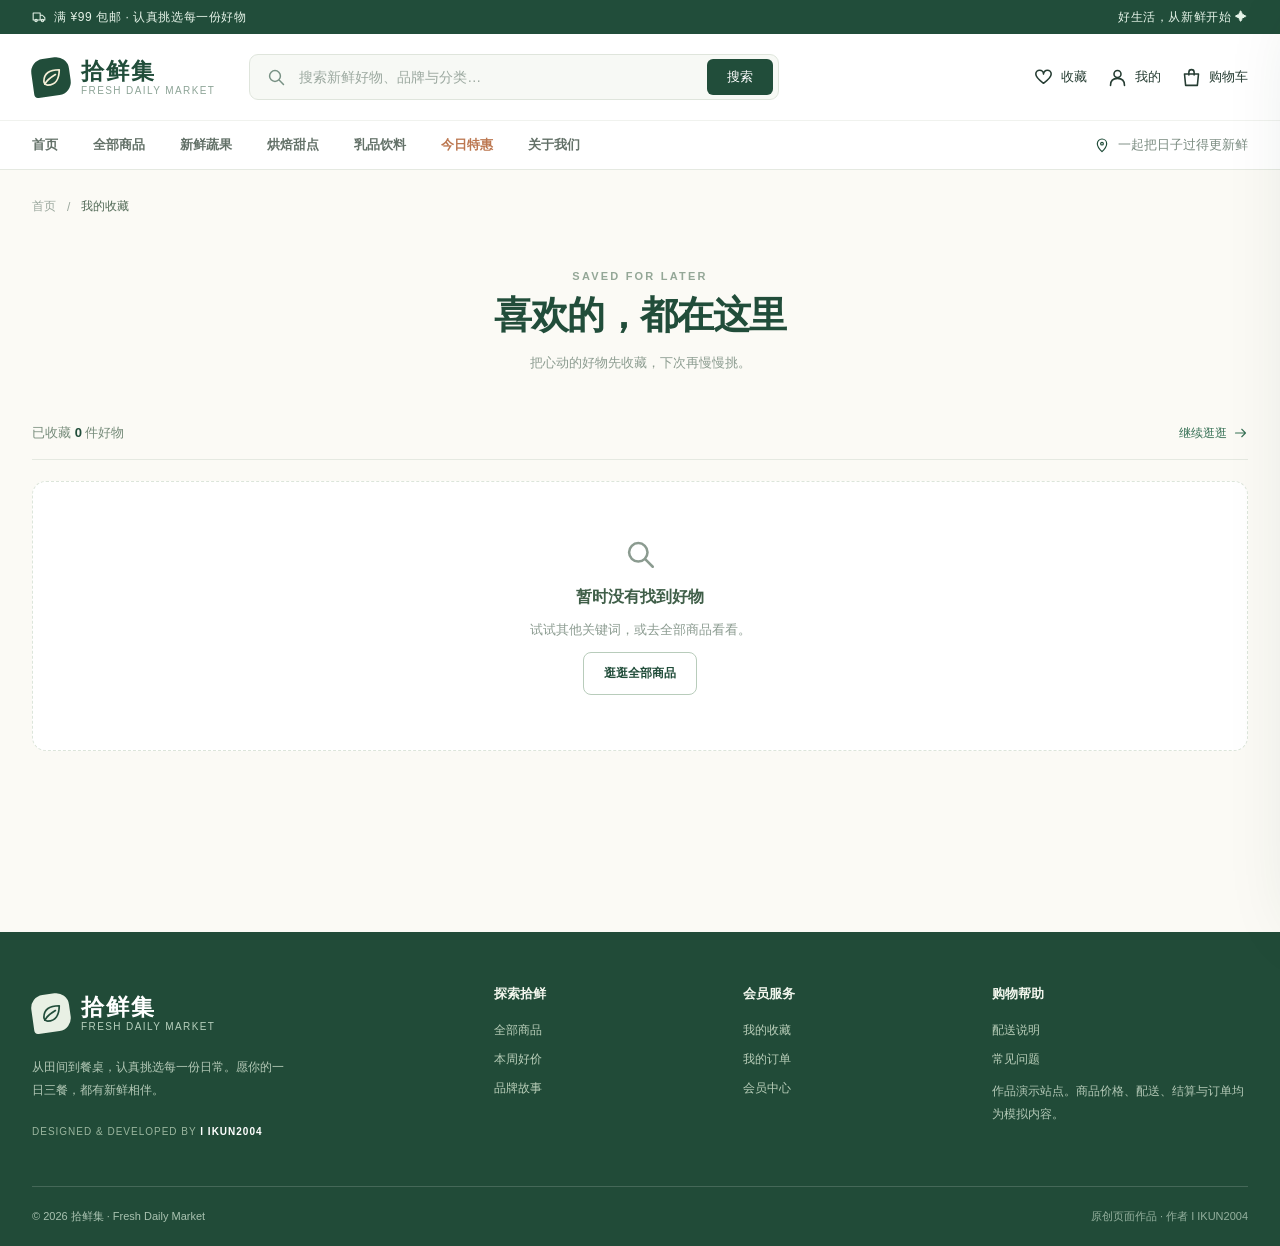
<file: projects/shixianji/favorites.html>
<!doctype html>
<html lang="zh-CN"><head><meta charset="utf-8"><meta name="viewport" content="width=device-width, initial-scale=1"><meta name="theme-color" content="#214d3a"><meta name="description" content="拾鲜集，认真挑选的每一份新鲜。原创超市购物演示作品，由 I IKUN2004 设计开发。"><title>我的收藏 · 拾鲜集</title><link rel="preload" as="style" href="assets/site.css"><link rel="stylesheet" href="assets/site.css"><script src="assets/app.js" defer></script></head><body data-page="favorites"><svg xmlns="http://www.w3.org/2000/svg" style="position:absolute;width:0;height:0;overflow:hidden" aria-hidden="true">
 <symbol id="leaf" viewBox="0 0 24 24"><path d="M20 4C10 4 4 8 4 16a4 4 0 0 0 4 4C16 20 20 14 20 4Z"/><path d="M5 19c2-4 6-7 11-10"/></symbol>
 <symbol id="search-icon" viewBox="0 0 24 24"><circle cx="10.8" cy="10.8" r="6.5"/><path d="m16 16 5 5"/></symbol>
 <symbol id="bag" viewBox="0 0 24 24"><path d="M4 8h16l-1.3 13H5.3L4 8Z"/><path d="M9 9V6a3 3 0 0 1 6 0v3"/></symbol>
 <symbol id="heart-icon" viewBox="0 0 24 24"><path d="M20.8 8.1c0 4.2-8.8 10.5-8.8 10.5S3.2 12.3 3.2 8.1a4.4 4.4 0 0 1 8.8 0 4.4 4.4 0 0 1 8.8 0Z"/></symbol>
 <symbol id="arrow" viewBox="0 0 24 24"><path d="M4 12h16m-6-6 6 6-6 6"/></symbol>
 <symbol id="plus" viewBox="0 0 24 24"><path d="M12 5v14M5 12h14"/></symbol>
 <symbol id="x" viewBox="0 0 24 24"><path d="M5 5 19 19M19 5 5 19"/></symbol>
 <symbol id="truck" viewBox="0 0 24 24"><path d="M2 5h12v12H2zM14 9h4l4 4v4h-8z"/><circle cx="7" cy="18" r="2"/><circle cx="18" cy="18" r="2"/></symbol>
 <symbol id="clock" viewBox="0 0 24 24"><circle cx="12" cy="12" r="9"/><path d="M12 7v5l4 2"/></symbol>
 <symbol id="shield" viewBox="0 0 24 24"><path d="M12 2 20 5v6c0 5-3 8-8 11-5-3-8-6-8-11V5l8-3Z"/><path d="m8 12 3 3 5-5"/></symbol>
 <symbol id="spark" viewBox="0 0 24 24"><path d="m12 2 2 7 7 3-7 2-2 8-2-8-7-2 7-3 2-7Z"/></symbol>
 <symbol id="pin" viewBox="0 0 24 24"><path d="M19 10c0 5-7 12-7 12S5 15 5 10a7 7 0 0 1 14 0Z"/><circle cx="12" cy="10" r="2"/></symbol>
 <symbol id="check" viewBox="0 0 24 24"><path d="m4 12 5 5L20 6"/></symbol>
 <symbol id="home" viewBox="0 0 24 24"><path d="m3 11 9-8 9 8v10H3V11Z"/><path d="M9 21v-7h6v7"/></symbol>
 <symbol id="grid" viewBox="0 0 24 24"><rect x="3" y="3" width="7" height="7" rx="1"/><rect x="14" y="3" width="7" height="7" rx="1"/><rect x="3" y="14" width="7" height="7" rx="1"/><rect x="14" y="14" width="7" height="7" rx="1"/></symbol>
 <symbol id="user" viewBox="0 0 24 24"><circle cx="12" cy="8" r="4"/><path d="M4 21c0-5 3-8 8-8s8 3 8 8"/></symbol>
 <symbol id="receipt" viewBox="0 0 24 24"><path d="M5 2h14v20l-3-2-4 2-4-2-3 2V2Z"/><path d="M9 7h6M9 11h6M9 15h4"/></symbol>
</svg><div id="app"></div></body></html>
</file>
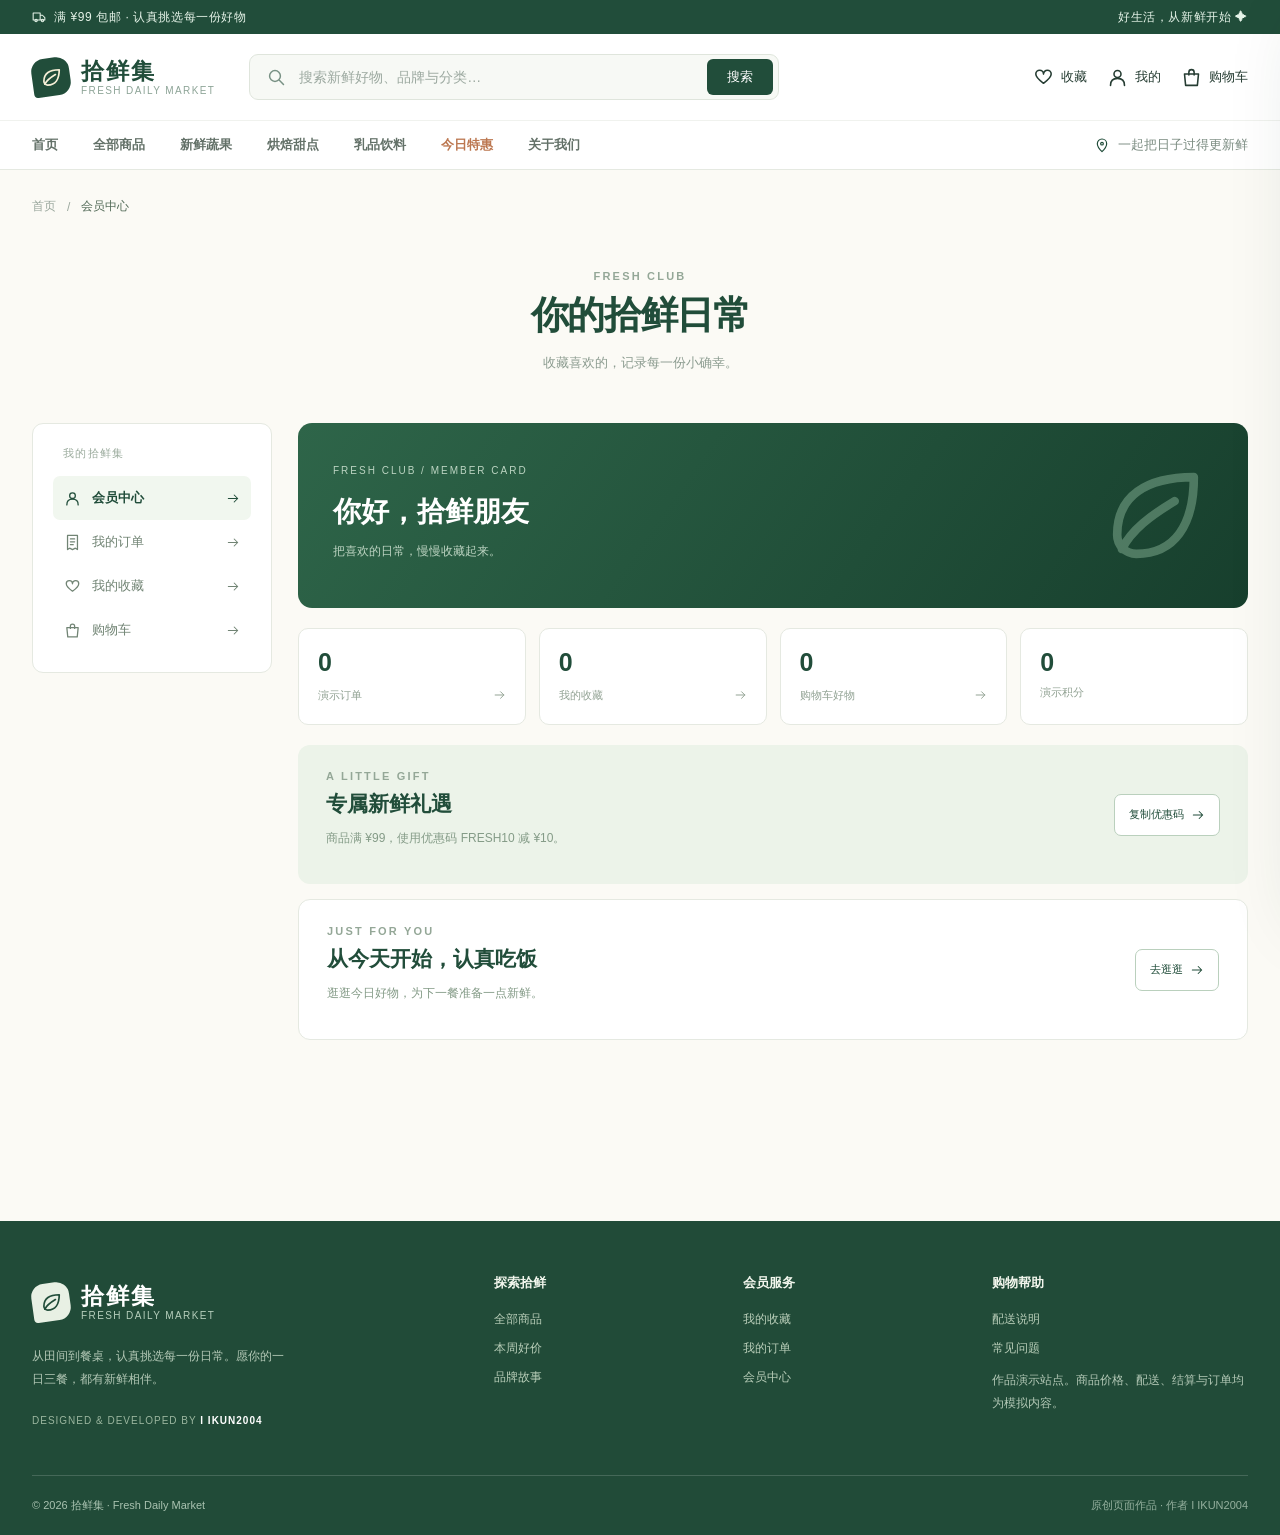
<file: projects/shixianji/member.html>
<!doctype html>
<html lang="zh-CN"><head><meta charset="utf-8"><meta name="viewport" content="width=device-width, initial-scale=1"><meta name="theme-color" content="#214d3a"><meta name="description" content="拾鲜集，认真挑选的每一份新鲜。原创超市购物演示作品，由 I IKUN2004 设计开发。"><title>会员中心 · 拾鲜集</title><link rel="preload" as="style" href="assets/site.css"><link rel="stylesheet" href="assets/site.css"><script src="assets/app.js" defer></script></head><body data-page="member"><svg xmlns="http://www.w3.org/2000/svg" style="position:absolute;width:0;height:0;overflow:hidden" aria-hidden="true">
 <symbol id="leaf" viewBox="0 0 24 24"><path d="M20 4C10 4 4 8 4 16a4 4 0 0 0 4 4C16 20 20 14 20 4Z"/><path d="M5 19c2-4 6-7 11-10"/></symbol>
 <symbol id="search-icon" viewBox="0 0 24 24"><circle cx="10.8" cy="10.8" r="6.5"/><path d="m16 16 5 5"/></symbol>
 <symbol id="bag" viewBox="0 0 24 24"><path d="M4 8h16l-1.3 13H5.3L4 8Z"/><path d="M9 9V6a3 3 0 0 1 6 0v3"/></symbol>
 <symbol id="heart-icon" viewBox="0 0 24 24"><path d="M20.8 8.1c0 4.2-8.8 10.5-8.8 10.5S3.2 12.3 3.2 8.1a4.4 4.4 0 0 1 8.8 0 4.4 4.4 0 0 1 8.8 0Z"/></symbol>
 <symbol id="arrow" viewBox="0 0 24 24"><path d="M4 12h16m-6-6 6 6-6 6"/></symbol>
 <symbol id="plus" viewBox="0 0 24 24"><path d="M12 5v14M5 12h14"/></symbol>
 <symbol id="x" viewBox="0 0 24 24"><path d="M5 5 19 19M19 5 5 19"/></symbol>
 <symbol id="truck" viewBox="0 0 24 24"><path d="M2 5h12v12H2zM14 9h4l4 4v4h-8z"/><circle cx="7" cy="18" r="2"/><circle cx="18" cy="18" r="2"/></symbol>
 <symbol id="clock" viewBox="0 0 24 24"><circle cx="12" cy="12" r="9"/><path d="M12 7v5l4 2"/></symbol>
 <symbol id="shield" viewBox="0 0 24 24"><path d="M12 2 20 5v6c0 5-3 8-8 11-5-3-8-6-8-11V5l8-3Z"/><path d="m8 12 3 3 5-5"/></symbol>
 <symbol id="spark" viewBox="0 0 24 24"><path d="m12 2 2 7 7 3-7 2-2 8-2-8-7-2 7-3 2-7Z"/></symbol>
 <symbol id="pin" viewBox="0 0 24 24"><path d="M19 10c0 5-7 12-7 12S5 15 5 10a7 7 0 0 1 14 0Z"/><circle cx="12" cy="10" r="2"/></symbol>
 <symbol id="check" viewBox="0 0 24 24"><path d="m4 12 5 5L20 6"/></symbol>
 <symbol id="home" viewBox="0 0 24 24"><path d="m3 11 9-8 9 8v10H3V11Z"/><path d="M9 21v-7h6v7"/></symbol>
 <symbol id="grid" viewBox="0 0 24 24"><rect x="3" y="3" width="7" height="7" rx="1"/><rect x="14" y="3" width="7" height="7" rx="1"/><rect x="3" y="14" width="7" height="7" rx="1"/><rect x="14" y="14" width="7" height="7" rx="1"/></symbol>
 <symbol id="user" viewBox="0 0 24 24"><circle cx="12" cy="8" r="4"/><path d="M4 21c0-5 3-8 8-8s8 3 8 8"/></symbol>
 <symbol id="receipt" viewBox="0 0 24 24"><path d="M5 2h14v20l-3-2-4 2-4-2-3 2V2Z"/><path d="M9 7h6M9 11h6M9 15h4"/></symbol>
</svg><div id="app"></div></body></html>
</file>
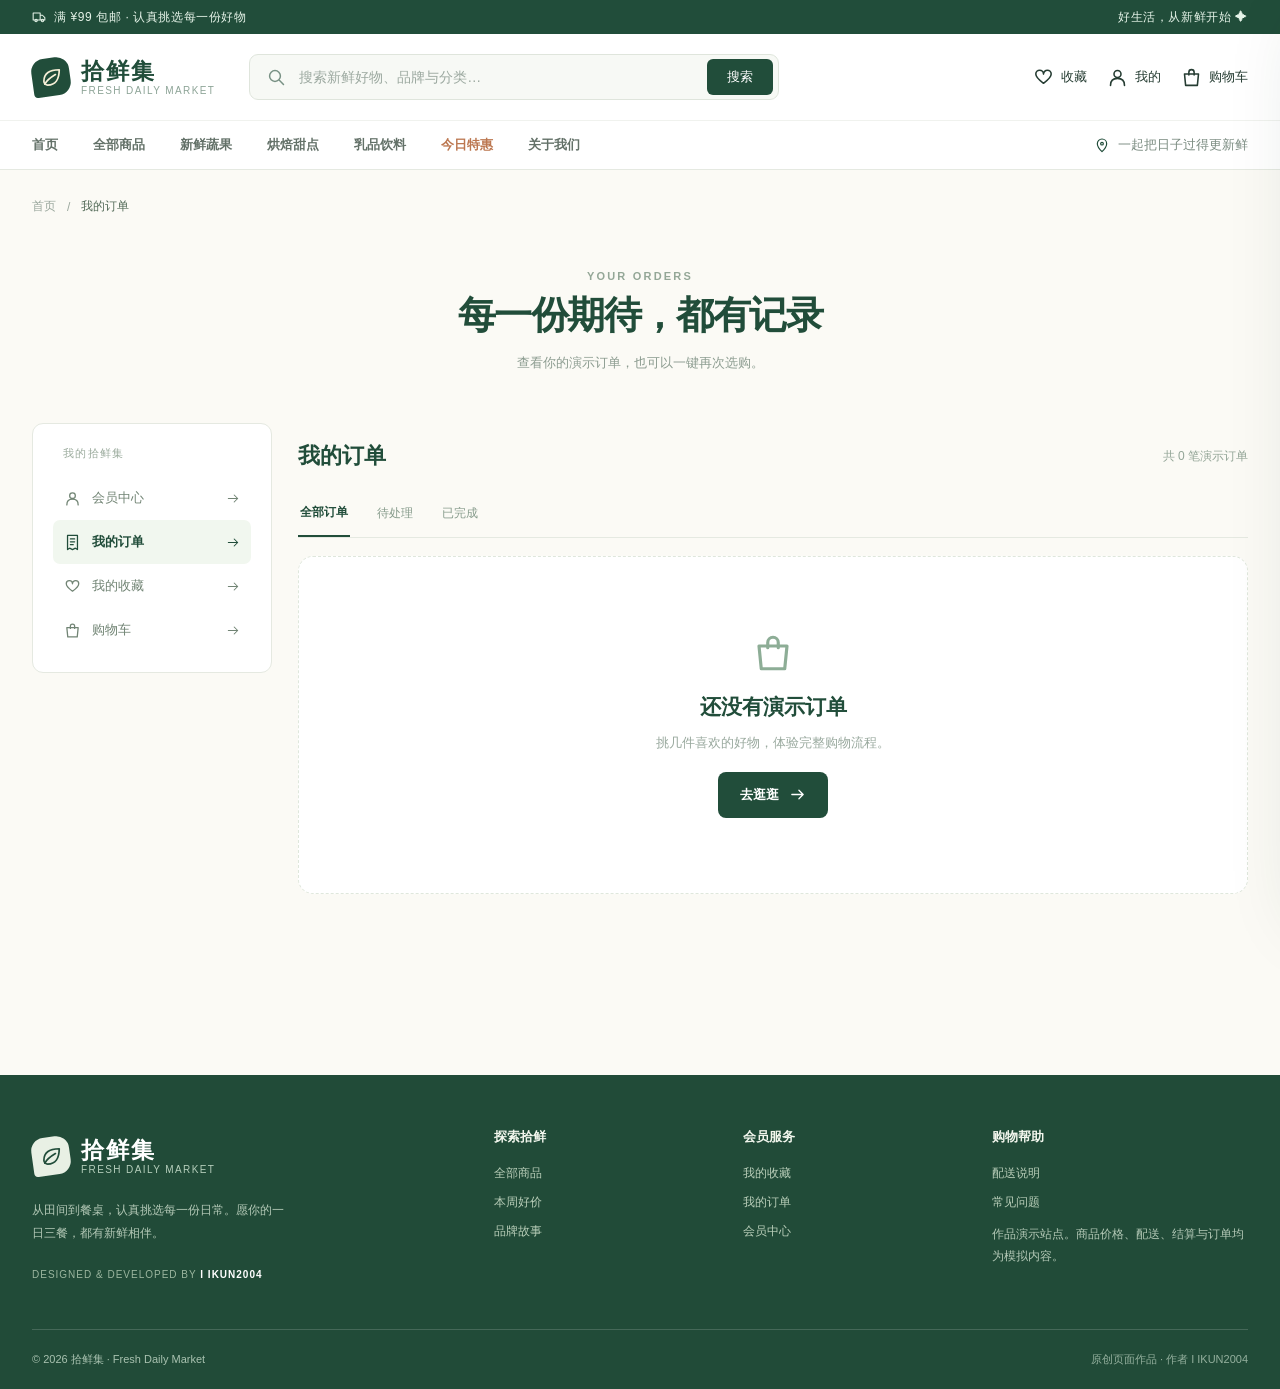
<file: projects/shixianji/orders.html>
<!doctype html>
<html lang="zh-CN"><head><meta charset="utf-8"><meta name="viewport" content="width=device-width, initial-scale=1"><meta name="theme-color" content="#214d3a"><meta name="description" content="拾鲜集，认真挑选的每一份新鲜。原创超市购物演示作品，由 I IKUN2004 设计开发。"><title>我的订单 · 拾鲜集</title><link rel="preload" as="style" href="assets/site.css"><link rel="stylesheet" href="assets/site.css"><script src="assets/app.js" defer></script></head><body data-page="orders"><svg xmlns="http://www.w3.org/2000/svg" style="position:absolute;width:0;height:0;overflow:hidden" aria-hidden="true">
 <symbol id="leaf" viewBox="0 0 24 24"><path d="M20 4C10 4 4 8 4 16a4 4 0 0 0 4 4C16 20 20 14 20 4Z"/><path d="M5 19c2-4 6-7 11-10"/></symbol>
 <symbol id="search-icon" viewBox="0 0 24 24"><circle cx="10.8" cy="10.8" r="6.5"/><path d="m16 16 5 5"/></symbol>
 <symbol id="bag" viewBox="0 0 24 24"><path d="M4 8h16l-1.3 13H5.3L4 8Z"/><path d="M9 9V6a3 3 0 0 1 6 0v3"/></symbol>
 <symbol id="heart-icon" viewBox="0 0 24 24"><path d="M20.8 8.1c0 4.2-8.8 10.5-8.8 10.5S3.2 12.3 3.2 8.1a4.4 4.4 0 0 1 8.8 0 4.4 4.4 0 0 1 8.8 0Z"/></symbol>
 <symbol id="arrow" viewBox="0 0 24 24"><path d="M4 12h16m-6-6 6 6-6 6"/></symbol>
 <symbol id="plus" viewBox="0 0 24 24"><path d="M12 5v14M5 12h14"/></symbol>
 <symbol id="x" viewBox="0 0 24 24"><path d="M5 5 19 19M19 5 5 19"/></symbol>
 <symbol id="truck" viewBox="0 0 24 24"><path d="M2 5h12v12H2zM14 9h4l4 4v4h-8z"/><circle cx="7" cy="18" r="2"/><circle cx="18" cy="18" r="2"/></symbol>
 <symbol id="clock" viewBox="0 0 24 24"><circle cx="12" cy="12" r="9"/><path d="M12 7v5l4 2"/></symbol>
 <symbol id="shield" viewBox="0 0 24 24"><path d="M12 2 20 5v6c0 5-3 8-8 11-5-3-8-6-8-11V5l8-3Z"/><path d="m8 12 3 3 5-5"/></symbol>
 <symbol id="spark" viewBox="0 0 24 24"><path d="m12 2 2 7 7 3-7 2-2 8-2-8-7-2 7-3 2-7Z"/></symbol>
 <symbol id="pin" viewBox="0 0 24 24"><path d="M19 10c0 5-7 12-7 12S5 15 5 10a7 7 0 0 1 14 0Z"/><circle cx="12" cy="10" r="2"/></symbol>
 <symbol id="check" viewBox="0 0 24 24"><path d="m4 12 5 5L20 6"/></symbol>
 <symbol id="home" viewBox="0 0 24 24"><path d="m3 11 9-8 9 8v10H3V11Z"/><path d="M9 21v-7h6v7"/></symbol>
 <symbol id="grid" viewBox="0 0 24 24"><rect x="3" y="3" width="7" height="7" rx="1"/><rect x="14" y="3" width="7" height="7" rx="1"/><rect x="3" y="14" width="7" height="7" rx="1"/><rect x="14" y="14" width="7" height="7" rx="1"/></symbol>
 <symbol id="user" viewBox="0 0 24 24"><circle cx="12" cy="8" r="4"/><path d="M4 21c0-5 3-8 8-8s8 3 8 8"/></symbol>
 <symbol id="receipt" viewBox="0 0 24 24"><path d="M5 2h14v20l-3-2-4 2-4-2-3 2V2Z"/><path d="M9 7h6M9 11h6M9 15h4"/></symbol>
</svg><div id="app"></div></body></html>
</file>
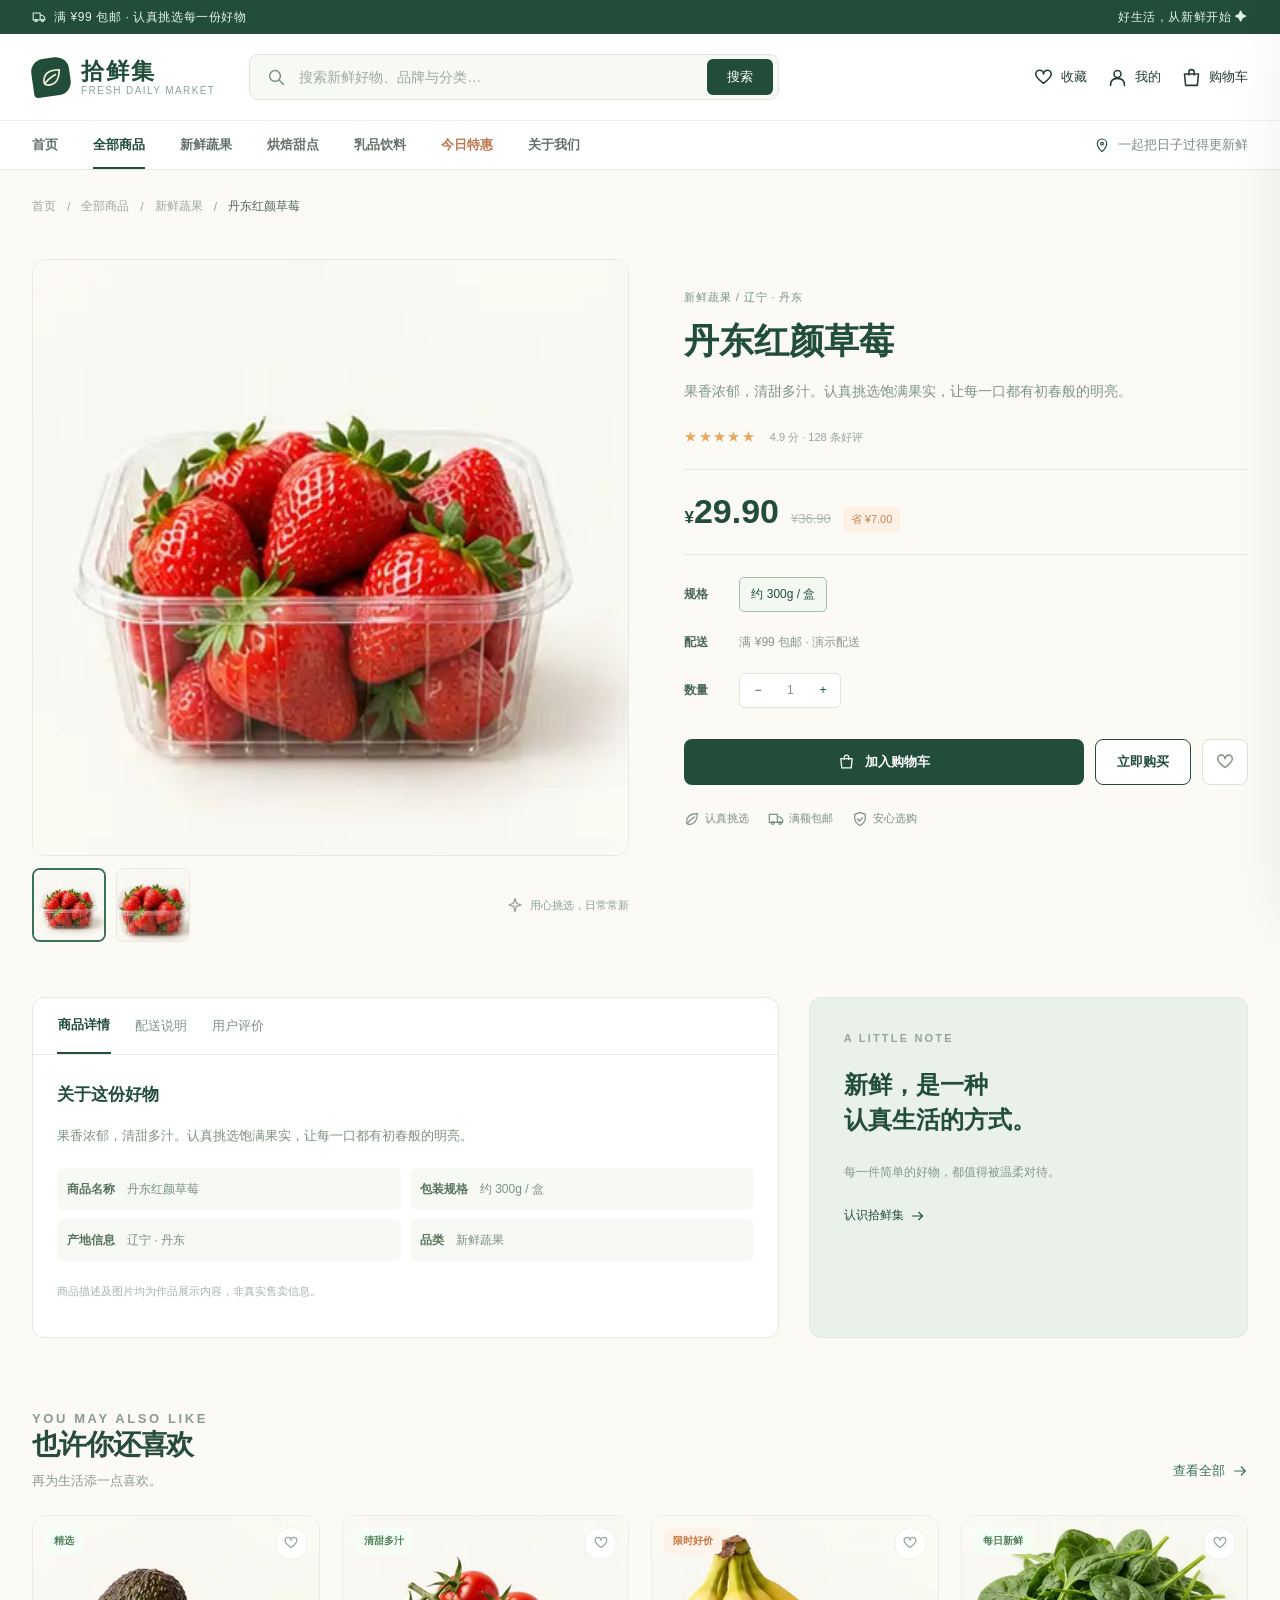
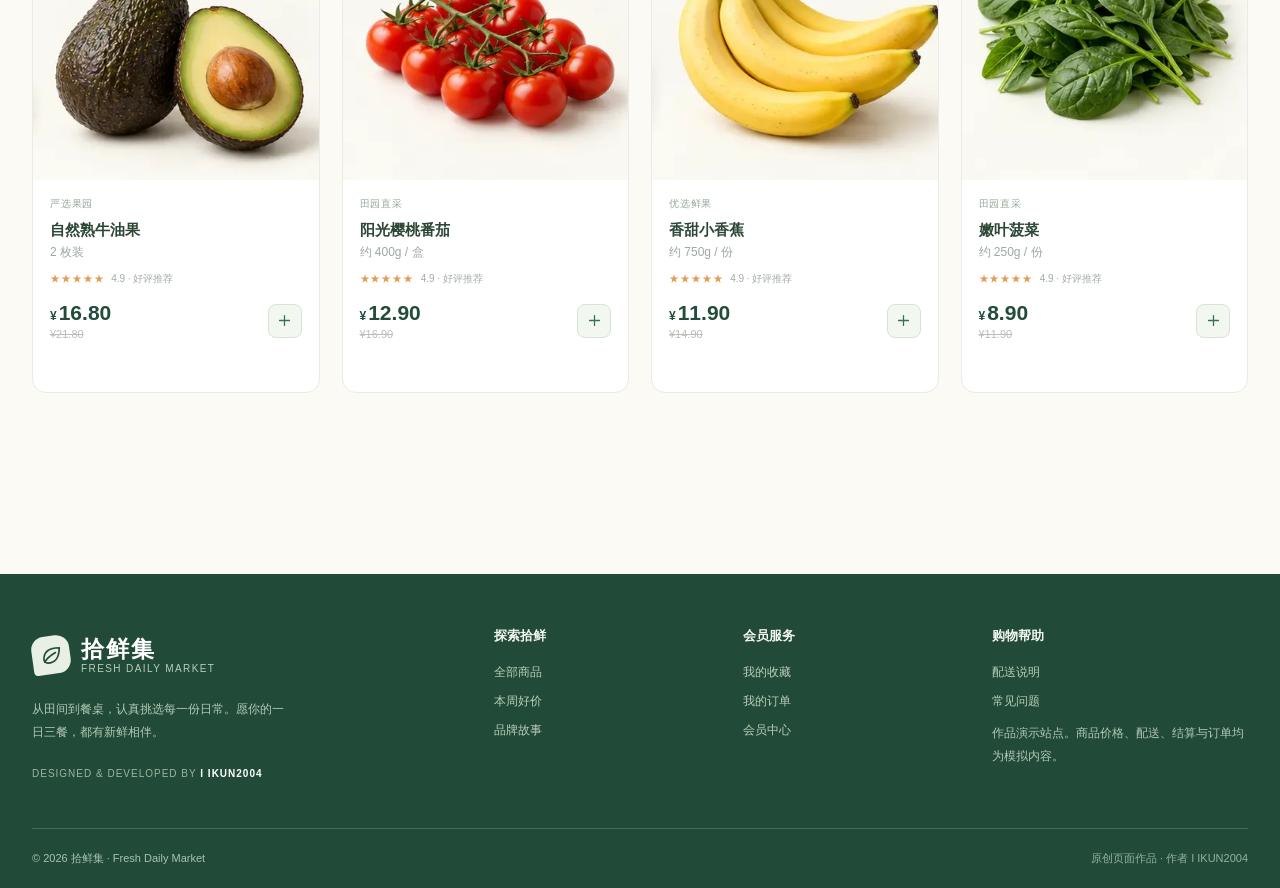
<file: projects/shixianji/product.html>
<!doctype html>
<html lang="zh-CN"><head><meta charset="utf-8"><meta name="viewport" content="width=device-width, initial-scale=1"><meta name="theme-color" content="#214d3a"><meta name="description" content="拾鲜集，认真挑选的每一份新鲜。原创超市购物演示作品，由 I IKUN2004 设计开发。"><title>商品详情 · 拾鲜集</title><link rel="preload" as="style" href="assets/site.css"><link rel="stylesheet" href="assets/site.css"><script src="assets/app.js" defer></script></head><body data-page="product"><svg xmlns="http://www.w3.org/2000/svg" style="position:absolute;width:0;height:0;overflow:hidden" aria-hidden="true">
 <symbol id="leaf" viewBox="0 0 24 24"><path d="M20 4C10 4 4 8 4 16a4 4 0 0 0 4 4C16 20 20 14 20 4Z"/><path d="M5 19c2-4 6-7 11-10"/></symbol>
 <symbol id="search-icon" viewBox="0 0 24 24"><circle cx="10.8" cy="10.8" r="6.5"/><path d="m16 16 5 5"/></symbol>
 <symbol id="bag" viewBox="0 0 24 24"><path d="M4 8h16l-1.3 13H5.3L4 8Z"/><path d="M9 9V6a3 3 0 0 1 6 0v3"/></symbol>
 <symbol id="heart-icon" viewBox="0 0 24 24"><path d="M20.8 8.1c0 4.2-8.8 10.5-8.8 10.5S3.2 12.3 3.2 8.1a4.4 4.4 0 0 1 8.8 0 4.4 4.4 0 0 1 8.8 0Z"/></symbol>
 <symbol id="arrow" viewBox="0 0 24 24"><path d="M4 12h16m-6-6 6 6-6 6"/></symbol>
 <symbol id="plus" viewBox="0 0 24 24"><path d="M12 5v14M5 12h14"/></symbol>
 <symbol id="x" viewBox="0 0 24 24"><path d="M5 5 19 19M19 5 5 19"/></symbol>
 <symbol id="truck" viewBox="0 0 24 24"><path d="M2 5h12v12H2zM14 9h4l4 4v4h-8z"/><circle cx="7" cy="18" r="2"/><circle cx="18" cy="18" r="2"/></symbol>
 <symbol id="clock" viewBox="0 0 24 24"><circle cx="12" cy="12" r="9"/><path d="M12 7v5l4 2"/></symbol>
 <symbol id="shield" viewBox="0 0 24 24"><path d="M12 2 20 5v6c0 5-3 8-8 11-5-3-8-6-8-11V5l8-3Z"/><path d="m8 12 3 3 5-5"/></symbol>
 <symbol id="spark" viewBox="0 0 24 24"><path d="m12 2 2 7 7 3-7 2-2 8-2-8-7-2 7-3 2-7Z"/></symbol>
 <symbol id="pin" viewBox="0 0 24 24"><path d="M19 10c0 5-7 12-7 12S5 15 5 10a7 7 0 0 1 14 0Z"/><circle cx="12" cy="10" r="2"/></symbol>
 <symbol id="check" viewBox="0 0 24 24"><path d="m4 12 5 5L20 6"/></symbol>
 <symbol id="home" viewBox="0 0 24 24"><path d="m3 11 9-8 9 8v10H3V11Z"/><path d="M9 21v-7h6v7"/></symbol>
 <symbol id="grid" viewBox="0 0 24 24"><rect x="3" y="3" width="7" height="7" rx="1"/><rect x="14" y="3" width="7" height="7" rx="1"/><rect x="3" y="14" width="7" height="7" rx="1"/><rect x="14" y="14" width="7" height="7" rx="1"/></symbol>
 <symbol id="user" viewBox="0 0 24 24"><circle cx="12" cy="8" r="4"/><path d="M4 21c0-5 3-8 8-8s8 3 8 8"/></symbol>
 <symbol id="receipt" viewBox="0 0 24 24"><path d="M5 2h14v20l-3-2-4 2-4-2-3 2V2Z"/><path d="M9 7h6M9 11h6M9 15h4"/></symbol>
</svg><div id="app"></div></body></html>
</file>
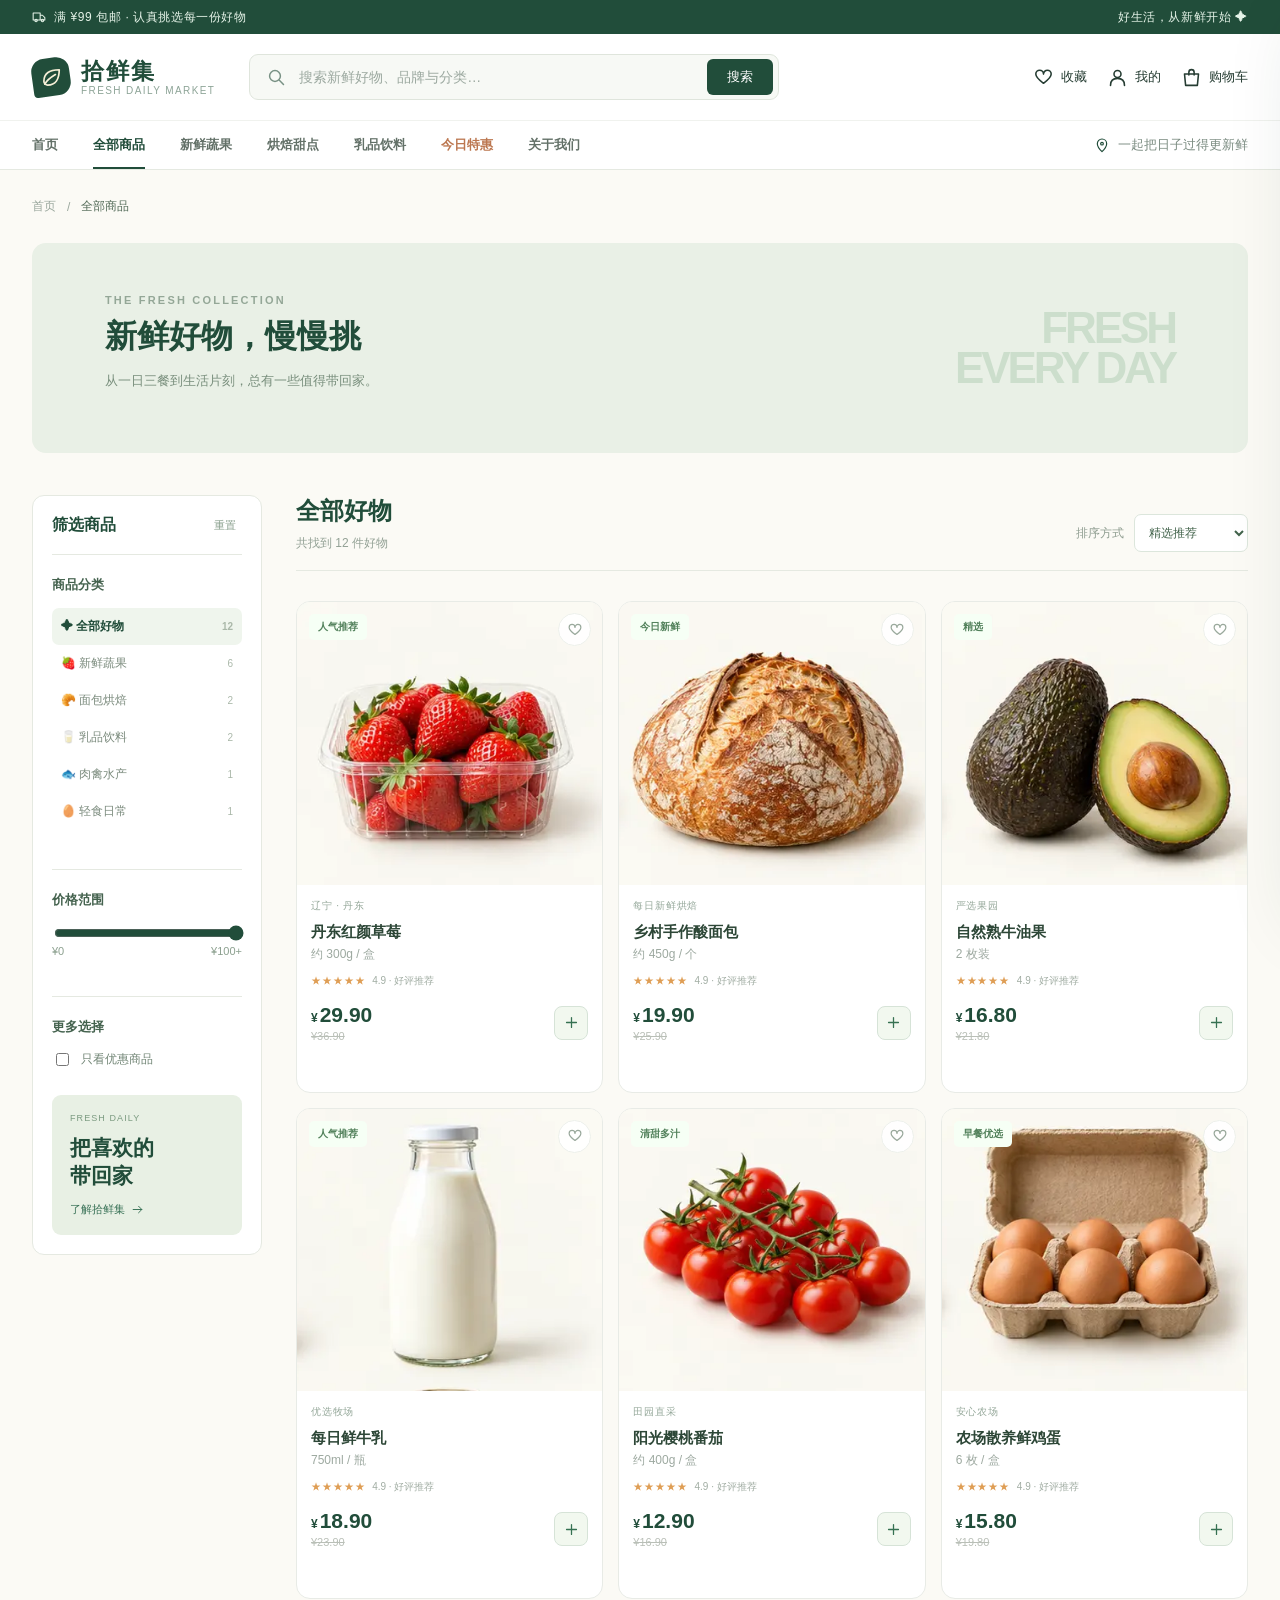
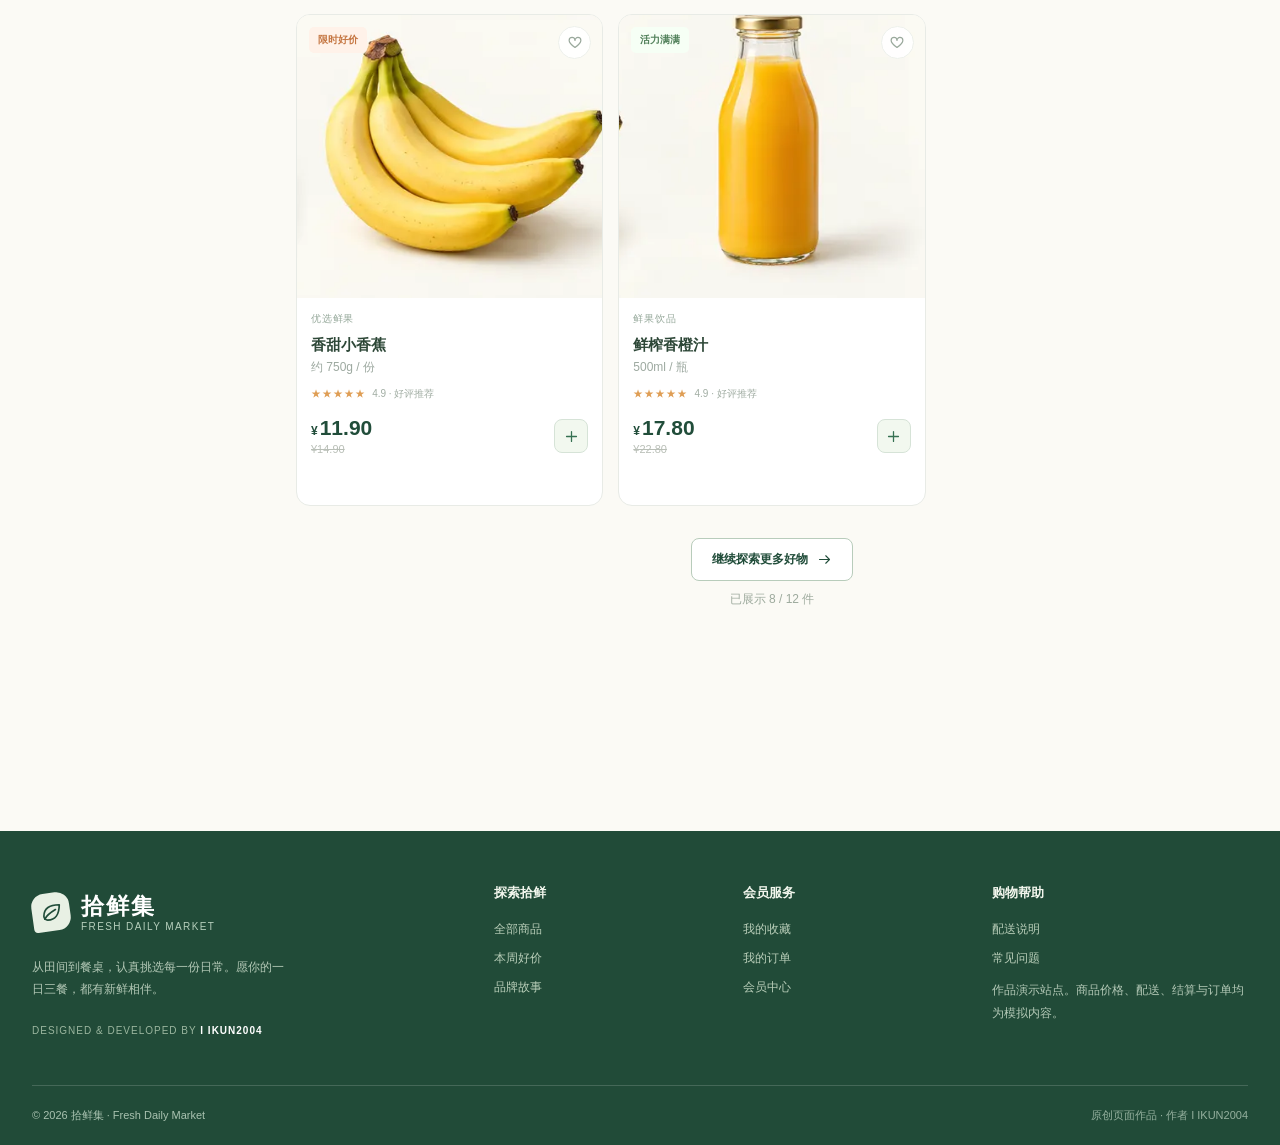
<file: projects/shixianji/shop.html>
<!doctype html>
<html lang="zh-CN"><head><meta charset="utf-8"><meta name="viewport" content="width=device-width, initial-scale=1"><meta name="theme-color" content="#214d3a"><meta name="description" content="拾鲜集，认真挑选的每一份新鲜。原创超市购物演示作品，由 I IKUN2004 设计开发。"><title>全部商品 · 拾鲜集</title><link rel="preload" as="style" href="assets/site.css"><link rel="stylesheet" href="assets/site.css"><script src="assets/app.js" defer></script></head><body data-page="shop"><svg xmlns="http://www.w3.org/2000/svg" style="position:absolute;width:0;height:0;overflow:hidden" aria-hidden="true">
 <symbol id="leaf" viewBox="0 0 24 24"><path d="M20 4C10 4 4 8 4 16a4 4 0 0 0 4 4C16 20 20 14 20 4Z"/><path d="M5 19c2-4 6-7 11-10"/></symbol>
 <symbol id="search-icon" viewBox="0 0 24 24"><circle cx="10.8" cy="10.8" r="6.5"/><path d="m16 16 5 5"/></symbol>
 <symbol id="bag" viewBox="0 0 24 24"><path d="M4 8h16l-1.3 13H5.3L4 8Z"/><path d="M9 9V6a3 3 0 0 1 6 0v3"/></symbol>
 <symbol id="heart-icon" viewBox="0 0 24 24"><path d="M20.8 8.1c0 4.2-8.8 10.5-8.8 10.5S3.2 12.3 3.2 8.1a4.4 4.4 0 0 1 8.8 0 4.4 4.4 0 0 1 8.8 0Z"/></symbol>
 <symbol id="arrow" viewBox="0 0 24 24"><path d="M4 12h16m-6-6 6 6-6 6"/></symbol>
 <symbol id="plus" viewBox="0 0 24 24"><path d="M12 5v14M5 12h14"/></symbol>
 <symbol id="x" viewBox="0 0 24 24"><path d="M5 5 19 19M19 5 5 19"/></symbol>
 <symbol id="truck" viewBox="0 0 24 24"><path d="M2 5h12v12H2zM14 9h4l4 4v4h-8z"/><circle cx="7" cy="18" r="2"/><circle cx="18" cy="18" r="2"/></symbol>
 <symbol id="clock" viewBox="0 0 24 24"><circle cx="12" cy="12" r="9"/><path d="M12 7v5l4 2"/></symbol>
 <symbol id="shield" viewBox="0 0 24 24"><path d="M12 2 20 5v6c0 5-3 8-8 11-5-3-8-6-8-11V5l8-3Z"/><path d="m8 12 3 3 5-5"/></symbol>
 <symbol id="spark" viewBox="0 0 24 24"><path d="m12 2 2 7 7 3-7 2-2 8-2-8-7-2 7-3 2-7Z"/></symbol>
 <symbol id="pin" viewBox="0 0 24 24"><path d="M19 10c0 5-7 12-7 12S5 15 5 10a7 7 0 0 1 14 0Z"/><circle cx="12" cy="10" r="2"/></symbol>
 <symbol id="check" viewBox="0 0 24 24"><path d="m4 12 5 5L20 6"/></symbol>
 <symbol id="home" viewBox="0 0 24 24"><path d="m3 11 9-8 9 8v10H3V11Z"/><path d="M9 21v-7h6v7"/></symbol>
 <symbol id="grid" viewBox="0 0 24 24"><rect x="3" y="3" width="7" height="7" rx="1"/><rect x="14" y="3" width="7" height="7" rx="1"/><rect x="3" y="14" width="7" height="7" rx="1"/><rect x="14" y="14" width="7" height="7" rx="1"/></symbol>
 <symbol id="user" viewBox="0 0 24 24"><circle cx="12" cy="8" r="4"/><path d="M4 21c0-5 3-8 8-8s8 3 8 8"/></symbol>
 <symbol id="receipt" viewBox="0 0 24 24"><path d="M5 2h14v20l-3-2-4 2-4-2-3 2V2Z"/><path d="M9 7h6M9 11h6M9 15h4"/></symbol>
</svg><div id="app"></div></body></html>
</file>
<file: assets/portfolio.css>
:root{--ink:#1d3329;--dark:#182b22;--green:#35664a;--sage:#819887;--cream:#f9f8f3;--line:#e2e8df}*{box-sizing:border-box}html{scroll-behavior:smooth}body{margin:0;background:var(--cream);color:var(--ink);font-family:Inter,-apple-system,BlinkMacSystemFont,"PingFang SC","Microsoft YaHei",sans-serif}a{text-decoration:none;color:inherit}.container{width:min(1180px,calc(100% - 64px));margin:auto}.site-header{background:#ffffffd9;backdrop-filter:blur(18px);border-bottom:1px solid var(--line);position:sticky;top:0;z-index:10}.header-inner{height:78px;display:flex;align-items:center;justify-content:space-between}.logo{display:flex;align-items:center;gap:12px;color:var(--dark);font-size:15px;font-weight:800;letter-spacing:.07em}.logo-mark{height:38px;width:38px;background:var(--dark);color:#fff;border-radius:12px;display:grid;place-items:center;font-size:22px;font-weight:700;letter-spacing:-.12em;padding-right:4px}.logo-mark span{color:#a9d3ad}.logo small{display:block;color:#9bac9f;font-size:9px;letter-spacing:.16em;margin-top:3px}.site-header nav{display:flex;align-items:center;gap:32px;font-size:12px;color:#68806e}.site-header nav a:hover{color:var(--green)}.nav-button{border:1px solid #cdddcf;padding:11px 15px;border-radius:7px;color:var(--green)!important;font-weight:700}.nav-button span{margin-left:12px}.hero{min-height:650px;position:relative;padding-top:123px;overflow:hidden}.hero-kicker,.eyebrow{font-size:11px;font-weight:700;letter-spacing:.19em;color:#6a9272}.hero-kicker{display:flex;align-items:center;gap:10px}.status-dot{height:7px;width:7px;background:#78a97e;border-radius:50%;box-shadow:0 0 0 5px #e7f1e5}.hero h1{position:relative;z-index:1;font-size:clamp(53px,6.4vw,90px);line-height:1.14;letter-spacing:-.07em;color:#173d2b;margin:28px 0}.hero h1 em,.about-left h2 em{font-style:normal;color:#83a58c}.hero>p{position:relative;z-index:1;max-width:580px;font-size:15px;line-height:1.95;color:#728577}.hero-actions{position:relative;z-index:1;display:flex;align-items:center;gap:24px;margin-top:30px}.primary{display:inline-flex;align-items:center;gap:35px;background:#204b34;color:#fff;border-radius:8px;padding:15px 19px;font-size:13px;font-weight:700;box-shadow:0 12px 26px #244c3625;transition:transform .22s,box-shadow .22s}.primary:hover{transform:translateY(-3px);box-shadow:0 18px 34px #244c3630}.hero-note{font-size:11px;color:#9aab9d}.hero-decoration{position:absolute;right:-55px;top:90px;width:455px;height:455px;border:1px solid #d6e5d5;border-radius:50%;transform:rotate(-17deg);display:flex;align-items:center;justify-content:center;gap:15px;color:#d5e3d3;font-size:32px;font-weight:900;letter-spacing:-.08em;opacity:.8}.hero-decoration:before,.hero-decoration:after{content:"";position:absolute;border:1px solid #dce8d9;border-radius:50%;inset:35px}.hero-decoration:after{inset:85px}.hero-decoration span:nth-child(2){transform:translateY(40px)}.hero-decoration span:nth-child(3){transform:translateY(-30px)}.projects-area{background:#eef3ea;padding:78px 0 95px}.section-top{display:flex;justify-content:space-between;align-items:end;margin-bottom:27px}.section-top h2{font-size:32px;letter-spacing:-.04em;margin:10px 0 0;color:#254936}.section-top p{font-size:12px;color:#8c9d8e}.project-card{background:#fff;border:1px solid #e0e7dd;border-radius:15px;overflow:hidden;display:grid;grid-template-columns:1.17fr 1fr;min-height:410px;box-shadow:0 20px 45px #22422b0d;transition:transform .28s,box-shadow .28s}.project-card:hover{transform:translateY(-5px);box-shadow:0 28px 58px #22422b1c}.project-image{position:relative;overflow:hidden;background:#f0ede4}.project-image img{width:100%;height:100%;object-fit:cover;object-position:70% center;display:block;transition:transform .7s}.project-card:hover img{transform:scale(1.05)}.image-label{position:absolute;top:20px;left:20px;background:#fffdf2e8;color:#35664a;border-radius:5px;padding:10px 12px;font-size:10px;font-weight:700;letter-spacing:.12em}.project-content{padding:47px 45px;display:flex;flex-direction:column}.project-meta{display:flex;justify-content:space-between;gap:15px;color:#9caea0;font-size:9px;letter-spacing:.12em}.project-content h3{font-size:35px;color:#214c34;margin:32px 0 13px}.project-content h3 span{display:block;font-size:13px;color:#8fa594;letter-spacing:.05em;font-weight:500;margin-top:5px}.project-content p{font-size:13px;line-height:1.9;color:#758b7a;margin:0}.project-tags{display:flex;gap:7px;flex-wrap:wrap;margin-top:23px}.project-tags span{font-size:10px;color:#5a8463;background:#edf5eb;border-radius:30px;padding:7px 10px}.project-link{margin-top:auto;color:#2e6a45;font-size:13px;font-weight:700;padding-top:25px;display:flex;align-items:center;justify-content:space-between;border-top:1px solid #e8eee7}.project-link span{font-size:20px}.next-project{margin-top:16px;border:1px dashed #bfd2bf;border-radius:12px;padding:25px 30px;display:flex;align-items:center;justify-content:space-between;color:#93aa97}.next-project>span:first-child{font-size:10px;letter-spacing:.16em}.next-project p{font-size:13px}.next-project>span:last-child{font-size:24px}.about-area{padding-top:110px;padding-bottom:115px;display:grid;grid-template-columns:1fr 1fr;gap:75px}.about-left h2{font-size:clamp(36px,4.2vw,57px);line-height:1.32;letter-spacing:-.055em;color:#234632;margin:12px 0}.about-right>p{color:#7e9180;font-size:15px;line-height:2;margin:35px 0}.about-facts{display:flex;gap:42px;border-top:1px solid var(--line);padding-top:22px}.about-facts span{display:grid;gap:5px;font-size:11px;color:#a0aea2}.about-facts b{font-size:23px;color:#406e4d}footer{background:#1e3b2b;color:#f5f8f1;padding:35px 0}.footer-inner{display:flex;align-items:center;justify-content:space-between;gap:25px}.footer-inner strong{font-size:15px;letter-spacing:.06em}.footer-inner p{color:#a8c3ac;font-size:11px;margin-bottom:0}.footer-inner a,.footer-inner>span{font-size:11px;color:#bed1c0}@media(max-width:800px){.hero-decoration{right:-180px;opacity:.45}.project-card{grid-template-columns:1fr}.project-image{height:310px}.project-content{min-height:350px}.about-area{gap:30px}}@media(max-width:600px){.container{width:calc(100% - 36px)}.header-inner{height:64px}.site-header nav{gap:15px}.site-header nav>a:not(.nav-button){display:none}.nav-button{padding:9px;font-size:10px}.logo{font-size:12px}.logo-mark{height:32px;width:32px;font-size:18px}.hero{min-height:540px;padding-top:85px}.hero h1{font-size:49px}.hero>p{font-size:13px}.hero-decoration{width:300px;height:300px;right:-150px;top:210px;font-size:21px}.hero-note{display:none}.projects-area{padding:55px 0}.section-top h2{font-size:27px}.section-top p{display:none}.project-image{height:220px}.project-content{padding:27px;min-height:350px}.project-content h3{font-size:29px;margin:23px 0 12px}.project-meta{font-size:8px}.next-project{padding:20px}.next-project p{font-size:11px}.about-area{display:block;padding:70px 0}.about-left h2{font-size:39px}.about-right>p{margin:12px 0 25px;font-size:13px}.about-facts{gap:23px}.footer-inner{flex-wrap:wrap}.footer-inner>span{width:100%}}@media(prefers-reduced-motion:reduce){html{scroll-behavior:auto}*,*:before,*:after{transition-duration:.01ms!important;animation-duration:.01ms!important}}

.project-card-night{margin-top:18px}.project-card-night .project-image{background:#11172d}.project-card-night .project-image img{object-position:67% center}.project-card-night .image-label{color:#40285f;background:#f4eafd}.project-card-night .project-content h3{color:#44315b}.project-card-night .project-link{color:#61489b}
.about-contact{margin-top:25px;padding:19px 21px;background:#edf3eb;border:1px solid #d8e5d8;border-radius:12px}.about-contact>span{font-size:11px;font-weight:700;letter-spacing:.12em;color:#64826b}.about-contact p{font-size:13px;line-height:2;color:#4c6b55;margin:7px 0 0}.about-contact strong{color:#254936;font-weight:700;user-select:all}
</file>
<file: projects/nightlog/style.css>
@import url("assets/fonts.css");
:root{font-family:"Noto Sans SC",system-ui,sans-serif;color:#f8f6ff;background:#242646;font-synthesis:none;scroll-behavior:smooth}*{box-sizing:border-box}body{margin:0;min-width:320px}button,input{font:inherit}button{cursor:pointer}a{color:inherit;text-decoration:none}img{display:block;max-width:100%}::selection{background:#e5a6cf;color:#292340}.skip{position:absolute;left:-100vw;top:10px;z-index:100;background:white;color:#242646;padding:8px}.skip:focus{left:10px}.scenery{position:fixed;inset:-14px;z-index:-3;background:url("assets/twilight-lake.webp") center/cover no-repeat;filter:blur(9px) saturate(.95)}.veil{position:fixed;inset:0;z-index:-2;background:linear-gradient(180deg,rgba(25,26,56,.74),rgba(47,35,75,.51) 35%,rgba(21,24,50,.77)),linear-gradient(90deg,rgba(45,39,77,.18),transparent,rgba(15,16,37,.2));pointer-events:none}.site-header{position:sticky;top:0;z-index:20;background:rgba(29,29,55,.69);border-bottom:1px solid rgba(255,255,255,.16);backdrop-filter:blur(22px);-webkit-backdrop-filter:blur(22px)}.header-inner,.shell{width:min(1200px,calc(100% - 48px));margin:auto}.header-inner{height:70px;display:flex;align-items:center;justify-content:space-between;gap:36px}.brand{display:flex;align-items:center;gap:10px;font-weight:800;line-height:1.1;white-space:nowrap;font-size:17px}.brand small{display:block;font-size:9px;letter-spacing:.26em;color:#b9b1d4;margin-top:5px}.brand-mark{display:grid;place-items:center;width:35px;height:35px;background:linear-gradient(135deg,#efb7d7,#a8b7ff);border-radius:11px;color:#352d64;font-size:22px;box-shadow:0 4px 18px #de9bd888}.nav{display:flex;gap:5px;align-items:center}.nav a{font-size:13px;color:#d9d5eb;padding:10px 16px;border-radius:30px;transition:.2s}.nav a:hover,.nav .current{background:rgba(255,255,255,.15);color:#fff}.header-end{display:flex;align-items:center;gap:12px}.online,.status{font-size:11px;color:#e7e5f5;white-space:nowrap}.online i,.status i{display:inline-block;width:7px;height:7px;border-radius:50%;background:#a9efcd;box-shadow:0 0 12px #a9efcd;margin-right:8px}.menu-toggle{display:none;background:none;color:#fff;border:0;font-size:22px}.welcome{display:flex;justify-content:space-between;align-items:end;gap:20px;margin:54px 0 26px}.eyebrow{font-size:10px;font-weight:800;letter-spacing:.24em;color:#f2bfdc}.welcome h1{margin:9px 0 11px;font-size:clamp(30px,3.5vw,46px);letter-spacing:-.04em;line-height:1.3;text-shadow:0 3px 20px #22234955}.welcome h1 span{color:#f5c1dc}.welcome h1 b{font-size:20px;vertical-align:top;color:#f5b2d8;margin-left:8px}.welcome p{font-size:14px;color:#ece8f3;margin:0}.welcome-aside{text-align:right;color:#e0d8ee;font-size:12px;line-height:1.9;border-right:2px solid #efb7d7;padding-right:16px}.search-wrap{height:50px;max-width:560px;margin:0 auto 25px;display:flex;align-items:center;gap:12px;background:rgba(33,29,62,.57);border:1px solid rgba(255,255,255,.24);border-radius:15px;padding:0 15px;color:#e5d2ef;backdrop-filter:blur(15px);box-shadow:0 10px 35px #10142b24}.search-wrap>span{font-size:28px;line-height:1}.search-wrap input{background:none;border:none;outline:none;flex:1;min-width:0;color:#fff;font-size:13px}.search-wrap input::placeholder{color:#cfcbde}.search-wrap:focus-within{border-color:#f2c1dd;box-shadow:0 0 0 3px #f2c1dd2e}.search-wrap kbd{font-size:12px;background:#ffffff1e;padding:2px 7px;border-radius:5px;color:#cfcbde}.glass{background:linear-gradient(135deg,rgba(47,44,83,.72),rgba(35,35,67,.62));border:1px solid rgba(255,255,255,.23);box-shadow:0 12px 45px rgba(20,18,48,.22),inset 0 1px rgba(255,255,255,.11);backdrop-filter:blur(22px);-webkit-backdrop-filter:blur(22px);border-radius:22px;overflow:hidden}.card-top{display:flex;justify-content:space-between;gap:12px;font-size:10px;font-weight:800;letter-spacing:.18em;color:#e1d5f0}.card-top i{font-style:normal;color:#ffbfdc}.card-top>span:last-child{color:#aaa8ca}.bento-intro{display:grid;grid-template-columns:1.15fr .85fr;gap:18px}.profile,.atmosphere{min-height:326px;padding:26px 29px}.identity{display:flex;align-items:center;gap:20px;margin-top:22px}.identity img{height:104px;width:104px;object-fit:cover;object-position:center 31%;border-radius:21px;border:2px solid #ffffff88;box-shadow:0 8px 25px #16132e77}.identity h2{font-size:29px;letter-spacing:-.04em;margin:5px 0}.identity p{font-size:11px;color:#d4cfe4;margin:0}.status{font-size:9px;letter-spacing:.2em;color:#b9eccf}.bio{font-size:13px;color:#ebe7f1;line-height:1.9;margin:17px 0 19px;max-width:590px}.bio span{color:#ffc5df}.profile-foot{display:flex;align-items:end;justify-content:space-between;gap:12px;border-top:1px solid #ffffff27;padding-top:15px}.mini-stats{display:flex;gap:38px}.mini-stats>span{display:flex;flex-direction:column;gap:1px}.mini-stats strong{font-size:20px;line-height:1;color:#fff}.mini-stats small{font-size:10px;color:#bcb9d1}.profile-foot>a{font-size:11px;font-weight:800;color:#fbd3e6;padding:7px 11px;border:1px solid #ffffff40;border-radius:30px}.profile-foot>a:hover{background:#ffffff22}.music-main{display:flex;align-items:center;gap:22px;margin:25px 0 22px}.album{width:122px;height:122px;position:relative;flex:none;overflow:hidden;border-radius:16px;box-shadow:0 12px 30px #17122d77;transform:rotate(-4deg);border:3px solid #ffffff80}.album img{height:100%;width:100%;object-fit:cover;object-position:75% 50%}.album span{position:absolute;right:9px;bottom:7px;font-size:20px;text-shadow:0 2px 5px #333}.music-main small{color:#d0c7e4;font-size:11px}.music-main h2{font-size:26px;margin:4px 0}.music-main p,.music-caption{font-size:11px;color:#c9c3d9;margin:0}.progress{height:5px;border-radius:10px;background:#ffffff30;overflow:hidden}.progress span{display:block;width:0;height:100%;background:linear-gradient(90deg,#d2b7ff,#ffc5d9);border-radius:10px}.player-row{display:flex;align-items:center;justify-content:space-between;color:#c9c4db;font-size:10px;margin-top:8px}.player-row button{width:37px;height:37px;border:0;border-radius:50%;background:#f7d5e7;color:#302946;font-size:14px;box-shadow:0 5px 18px #f7bdd867;transition:transform .2s}.player-row button:hover{transform:scale(1.1)}.music-caption{text-align:center;margin-top:10px}.section-title{scroll-margin-top:90px;display:flex;align-items:end;justify-content:space-between;margin:44px 0 18px;gap:20px}.section-title h2{font-size:25px;letter-spacing:-.04em;margin:5px 0 0}.section-title h2 span{font-size:17px;color:#ffc2dc}.section-title>span{font-size:11px;color:#e4ddeb}.story-grid{display:grid;grid-template-columns:1.28fr .72fr;gap:18px}.featured-art{height:245px;position:relative;overflow:hidden}.featured-art img{width:100%;height:100%;object-fit:cover;object-position:center 56%;transition:transform .5s}.featured:hover .featured-art img{transform:scale(1.04)}.art-stamp{position:absolute;left:22px;top:20px;font-size:10px;letter-spacing:.16em;font-weight:800;color:#fff;background:#3932519e;padding:7px 10px;border-radius:8px;backdrop-filter:blur(7px)}.featured-body{padding:22px 28px 27px}.story-meta{display:flex;align-items:center;justify-content:space-between;gap:12px;font-size:10px;color:#c7c0dc}.chip{display:inline-block;color:#f7d1e6;background:#f1bcd524;border:1px solid #e9b9d943;padding:5px 10px;border-radius:20px;font-size:10px;font-weight:700}.featured h3{font-size:25px;margin:14px 0 8px}.featured p,.small-story p{font-size:12px;color:#d6d1e4;line-height:1.7;margin:0}.read-note{border:0;background:none;padding:0;color:#ffd0e6;font-weight:700;font-size:12px;margin-top:20px}.read-note:hover{text-decoration:underline}.read-note span{padding-left:20px}.side-stories{display:grid;gap:18px;grid-template-rows:1fr 1fr}.small-story{position:relative;padding:21px 23px;min-height:206px}.small-story h3{position:relative;font-size:18px;margin:18px 0 6px;z-index:1}.small-story .read-note{margin-top:14px;position:relative;z-index:1}.pixel-scene{position:absolute;right:15px;top:58px;width:133px;height:70px;opacity:.72}.pixel-scene span{position:absolute;font-size:40px;color:#b8c4ff;right:40px;top:1px;text-shadow:0 0 22px #a6baf7}.pixel-scene i{position:absolute;width:17px;height:17px;background:#98a8dd;transform:rotate(45deg);bottom:4px;right:13px}.pixel-scene i:nth-of-type(2){right:44px;bottom:2px;background:#c7a3e1}.pixel-scene i:nth-of-type(3){right:72px;bottom:0;background:#f1bdd5}.idea{background:linear-gradient(120deg,rgba(95,61,99,.78),rgba(47,41,81,.65))}.idea-stars{position:absolute;right:25px;top:62px;color:#f9d6e6;font-size:40px;opacity:.6}.no-results{text-align:center;background:#342d58b8;padding:36px;border-radius:20px}.lower-grid{display:grid;grid-template-columns:1fr 1fr;gap:18px}.project,.moments{min-height:310px;padding:23px 25px}.project{transition:transform .2s,border-color .2s}.project:hover{transform:translateY(-4px);border-color:#ffc9e4}.project-visual{margin:17px 0 19px;height:154px;border-radius:14px;background:radial-gradient(circle at 75% 20%,#ffdbb4 0,#d7e7b8 32%,#9ecdb7 63%,#5a9c8f);display:flex;align-items:center;justify-content:center;gap:20px;color:#244e49;overflow:hidden;position:relative}.project-visual:before,.project-visual:after{content:"";position:absolute;border:2px solid #ffffff77;width:220px;height:220px;border-radius:50%;left:-80px;top:-110px}.project-visual:after{left:auto;right:-120px;top:42px}.basket{font-size:62px;color:#fbfff1;text-shadow:0 6px 12px #3d7e7488}.project-visual>span:last-child{font-size:30px;font-weight:900;letter-spacing:.1em}.project-visual small{display:block;font-size:9px;letter-spacing:.3em}.project-info{display:flex;justify-content:space-between;align-items:center}.project-info h3{font-size:19px;margin:5px 0 3px}.project-info p{font-size:11px;color:#d2cde1;margin:0}.round-arrow{width:32px;height:32px;border-radius:50%;display:grid;place-items:center;background:#ffffff24}.moments h3{font-size:21px;margin:23px 0 18px}.moment{display:flex;gap:18px;border-top:1px solid #ffffff2b;padding:13px 0}.moment span{color:#f8c4dc;font-size:11px}.moment p{margin:0;font-size:12px;color:#e4dfec}.moment-link{display:flex;justify-content:space-between;color:#c7bfda;font-size:10px;margin-top:18px}.closing{text-align:center;margin:46px 0 38px;padding:40px 20px;background:linear-gradient(125deg,rgba(69,56,101,.77),rgba(102,65,99,.65))}.closing h2{font-size:31px;margin:8px 0}.closing em{font-style:normal;color:#f9c7de}.closing p{font-size:12px;color:#e1d9e9}.closing div{display:flex;justify-content:center;gap:10px;margin-top:24px}.closing a{border-radius:30px;border:1px solid #ffffff66;padding:9px 16px;font-size:11px;font-weight:700}.closing a:first-child{background:#f8d5e6;color:#392d49;border-color:#f8d5e6}.closing a:hover{transform:translateY(-2px)}.footer{border-top:1px solid #ffffff3b;padding:20px 0 30px;display:flex;justify-content:space-between;gap:15px;color:#ddd6e8;font-size:10px}.post-dialog{width:min(650px,calc(100% - 30px));max-height:min(85vh,800px);padding:0;border:1px solid #ffffff66;border-radius:22px;color:#f9f6ff;background:linear-gradient(140deg,#353358,#544368);box-shadow:0 22px 90px #0d102a99}.post-dialog::backdrop{background:#13132bc9;backdrop-filter:blur(7px)}.dialog-shell{position:relative;padding:40px 45px}.close-dialog{position:absolute;right:23px;top:19px;border:0;background:#ffffff26;color:#fff;width:34px;height:34px;border-radius:50%;font-size:24px}.dialog-kicker{font-size:11px;letter-spacing:.17em;color:#f9bfdc}.dialog-shell h2{font-size:29px;line-height:1.4;margin:18px 0}.dialog-body p{font-size:14px;line-height:2;color:#e5e0ec}.dialog-footer{font-size:11px;color:#c6bcdb;border-top:1px solid #ffffff33;padding-top:20px;margin-top:32px}
@media(max-width:820px){.header-inner,.shell{width:min(100% - 32px,680px)}.header-inner{height:62px}.menu-toggle{display:block}.nav{display:none;position:absolute;left:16px;right:16px;top:70px;padding:12px;background:#343153f2;border:1px solid #ffffff40;border-radius:15px;box-shadow:0 20px 35px #14132877;flex-direction:column;align-items:stretch}.nav.open{display:flex}.nav a{padding:12px}.online{display:none}.welcome{margin-top:34px}.welcome-aside{display:none}.bento-intro,.story-grid,.lower-grid{grid-template-columns:1fr}.side-stories{grid-template-columns:1fr 1fr;grid-template-rows:auto}.atmosphere,.profile{min-height:0}.section-title{margin-top:35px}.featured-art{height:270px}}
@media(max-width:560px){.header-inner,.shell{width:calc(100% - 28px)}.welcome h1{font-size:31px}.welcome p{font-size:12px;line-height:1.6}.eyebrow{font-size:9px}.search-wrap{margin-bottom:17px}.profile,.atmosphere{padding:20px}.identity{gap:13px}.identity img{height:77px;width:77px;border-radius:16px}.identity h2{font-size:22px}.identity p{font-size:10px;line-height:1.6}.bio{font-size:12px}.mini-stats{gap:25px}.music-main{gap:17px}.album{height:104px;width:104px}.music-main h2{font-size:23px}.music-main p{line-height:1.5}.section-title h2{font-size:22px}.section-title>span{display:none}.featured-art{height:205px}.featured-body{padding:20px}.featured h3{font-size:20px}.side-stories{grid-template-columns:1fr}.small-story{min-height:180px}.project,.moments{min-height:0}.footer{flex-wrap:wrap}.footer span:nth-child(2){display:none}.dialog-shell{padding:34px 23px}.dialog-shell h2{font-size:23px}}
@media(prefers-reduced-motion:reduce){*,*:before,*:after{scroll-behavior:auto!important;transition:none!important;animation:none!important}}
.sr-only{position:absolute;width:1px;height:1px;padding:0;margin:-1px;overflow:hidden;clip:rect(0,0,0,0);white-space:nowrap;border:0}.closing{scroll-margin-top:90px}.contact-methods{display:grid!important;grid-template-columns:repeat(2,minmax(0,1fr));max-width:540px;margin:25px auto 0!important;gap:12px!important;text-align:left}.contact-methods>div{margin:0;display:flex;flex-direction:column;align-items:flex-start;gap:4px;background:#ffffff19;border:1px solid #ffffff3d;border-radius:13px;padding:14px 17px}.contact-methods small{color:#f8cce2;font-size:10px;letter-spacing:.1em}.contact-methods strong{font-size:15px;letter-spacing:.02em;overflow-wrap:anywhere}.contact-methods button{border:0;background:none;color:#f9d3e5;font-size:10px;padding:4px 0 0}.contact-methods button:hover{text-decoration:underline}.closing-links{margin-top:20px!important}@media(max-width:560px){.contact-methods{grid-template-columns:1fr}.contact-methods>div{padding:12px 15px}}
</file>
<file: projects/shixianji/assets/site.css>
:root{--green:#214d3a;--green2:#397257;--ink:#263d33;--muted:#77857b;--line:#e5e9e1;--cream:#fbfaf5;--soft:#f2f5ed;--orange:#e9965d;--white:#fff;--shadow:0 22px 70px rgba(24,53,36,.13)}
    *{box-sizing:border-box}html{scroll-behavior:smooth}body{margin:0;background:var(--cream);color:var(--ink);font-family:Inter,-apple-system,BlinkMacSystemFont,"PingFang SC","Microsoft YaHei",sans-serif}button,input,select{font:inherit}button{cursor:pointer}button:focus-visible,input:focus-visible,select:focus-visible{outline:3px solid #9ccaaa;outline-offset:2px}a{color:inherit;text-decoration:none}svg{width:20px;height:20px;fill:none;stroke:currentColor;stroke-width:1.8;stroke-linecap:round;stroke-linejoin:round}.wrap{width:min(1240px,calc(100% - 64px));margin:auto}.topbar{background:var(--green);color:#e5f3e8;font-size:12px;letter-spacing:.05em}.topbar .wrap{height:34px;display:flex;align-items:center;justify-content:space-between}.topbar span{display:flex;align-items:center;gap:8px}.topbar svg{width:14px;height:14px}.main-header{background:rgba(255,255,255,.94);border-bottom:1px solid var(--line);position:sticky;top:0;z-index:40;backdrop-filter:blur(18px)}.header-row{height:86px;display:flex;align-items:center;gap:34px}.brand{display:flex;align-items:center;gap:11px;white-space:nowrap}.brand-mark{height:38px;width:38px;border-radius:13px 13px 13px 4px;background:var(--green);color:#f6efd7;display:grid;place-items:center;transform:rotate(-8deg)}.brand-mark svg{width:23px;height:23px;transform:rotate(8deg)}.brand-name{font-size:23px;font-weight:800;letter-spacing:.08em;color:var(--green)}.brand-sub{font-size:10px;color:#8da497;letter-spacing:.14em;margin-top:1px}.search{flex:1;max-width:530px;height:46px;border:1px solid #dfe5dc;border-radius:9px;display:flex;align-items:center;background:#f7f9f5;transition:.2s}.search:focus-within{border-color:#83ae94;background:#fff;box-shadow:0 0 0 4px #ecf5ed}.search svg{margin-left:16px;color:#789184}.search input{flex:1;border:0;background:transparent;padding:0 13px;outline:0;min-width:0;font-size:14px;color:var(--ink)}.search input::placeholder{color:#9ca9a0}.search button{height:36px;background:var(--green);color:#fff;border:0;border-radius:6px;margin-right:5px;padding:0 20px;font-size:13px}.head-actions{display:flex;align-items:center;gap:20px;margin-left:auto}.icon-btn{border:0;background:none;color:var(--ink);display:flex;align-items:center;gap:7px;padding:7px 0;font-size:13px;white-space:nowrap}.icon-btn:hover{color:var(--green2)}.icon-btn svg{width:21px;height:21px}.cart-trigger{position:relative}.cart-count{position:absolute;top:0;left:14px;min-width:17px;height:17px;background:#e98a55;color:#fff;border-radius:10px;padding:1px 4px;font-size:10px;text-align:center;border:2px solid #fff}.navline{border-top:1px solid #f0f2ee;background:#fff}.nav{height:48px;display:flex;align-items:center;gap:35px;font-size:13px;font-weight:600;color:#637168}.nav a{height:100%;display:flex;align-items:center;position:relative}.nav a:hover,.nav a.active{color:var(--green)}.nav a.active:after{content:"";height:2px;background:var(--green);position:absolute;bottom:0;left:0;right:0}.nav .nav-sale{color:#bc7750}.nav-note{margin-left:auto;color:#7a8b80;font-weight:400;display:flex;gap:8px;align-items:center}.nav-note svg{width:16px;height:16px;color:var(--green)}
    .hero{margin:30px auto 0;min-height:430px;border-radius:18px;overflow:hidden;position:relative;background:#e9e6d9 url('hero.webp') center/cover no-repeat}.hero:before{content:"";position:absolute;inset:0;background:linear-gradient(90deg,rgba(245,241,230,.18),transparent 58%)}.hero-content{position:relative;z-index:1;padding:61px 6.2%;max-width:600px}.eyebrow{font-size:12px;letter-spacing:.18em;font-weight:700;color:var(--green2);display:flex;gap:10px;align-items:center}.eyebrow:before{content:"";width:25px;height:1px;background:currentColor}.hero h1{font-size:clamp(39px,4.2vw,61px);line-height:1.17;letter-spacing:-.055em;color:#1f4737;margin:21px 0 16px;font-weight:800}.hero h1 em{font-style:normal;color:#df8d54}.hero p{font-size:15px;color:#576c5d;line-height:1.85;margin:0;max-width:390px}.hero-cta{display:inline-flex;align-items:center;gap:18px;background:var(--green);color:#fff;border:0;border-radius:8px;padding:15px 22px;margin-top:29px;font-size:14px;font-weight:600;box-shadow:0 10px 24px #214d3a2a;transition:transform .2s,background .2s}.hero-cta:hover{transform:translateY(-2px);background:#163f2d}.hero-cta svg{width:17px;height:17px}.hero-badge{position:absolute;right:26px;bottom:25px;background:#fffcf1e8;border:1px solid #ffffffc9;border-radius:12px;padding:12px 15px;display:flex;gap:12px;align-items:center;color:var(--green);box-shadow:0 12px 28px #0001;backdrop-filter:blur(8px)}.hero-badge svg{width:25px;height:25px}.hero-badge b{font-size:14px}.hero-badge small{display:block;font-size:11px;color:#7c8a79;margin-top:3px}
    .benefits{display:grid;grid-template-columns:repeat(4,1fr);padding:29px 0;border-bottom:1px solid var(--line);gap:18px}.benefit{display:flex;align-items:center;gap:13px;padding:0 14px;border-right:1px solid var(--line)}.benefit:last-child{border:0}.benefit-icon{width:40px;height:40px;border-radius:12px;flex:none;background:#eaf1e8;display:grid;place-items:center;color:var(--green2)}.benefit-icon svg{width:21px;height:21px}.benefit strong{display:block;font-size:13px;color:#345142}.benefit small{display:block;font-size:11px;color:#929f96;margin-top:4px}.section{padding-top:60px}.section-head{display:flex;justify-content:space-between;align-items:end;gap:20px;margin-bottom:25px}.overline{font-size:11px;letter-spacing:.2em;color:#94a797;font-weight:700;margin:0 0 8px}.section h2{font-size:28px;margin:0;color:#274c38;letter-spacing:-.04em}.section-head p{margin:8px 0 0;color:#8c9b8d;font-size:13px}.text-link{border:0;background:none;color:var(--green2);display:flex;align-items:center;gap:7px;font-size:13px;padding:10px 0}.text-link svg{width:16px;height:16px}.categories{display:grid;grid-template-columns:repeat(6,1fr);gap:14px}.category{border:1px solid #e6ebe3;background:#fff;min-height:156px;border-radius:12px;display:flex;align-items:center;justify-content:center;flex-direction:column;gap:11px;transition:transform .25s,border-color .25s,box-shadow .25s}.category:hover,.category.selected{transform:translateY(-4px);border-color:#8ab396;box-shadow:0 15px 32px #375c3914}.category-art{font-size:39px;width:75px;height:75px;border-radius:50%;display:grid;place-items:center;background:var(--cat-bg);filter:saturate(.78)}.category b{font-size:13px;color:#3d5948}.category small{font-size:11px;color:#a0aa9f;margin-top:-8px}.products-section{padding-top:72px}.toolbar{display:flex;align-items:center;justify-content:space-between;gap:15px;border-bottom:1px solid var(--line);padding-bottom:17px;margin-bottom:23px}.filter-pills{display:flex;gap:9px;overflow-x:auto;scrollbar-width:none}.filter-pills::-webkit-scrollbar{display:none}.pill{white-space:nowrap;border:1px solid #e2e8de;background:#fff;color:#718173;border-radius:40px;padding:9px 16px;font-size:12px;transition:.2s}.pill:hover,.pill.active{background:var(--green);color:#fff;border-color:var(--green)}.sort-wrap{display:flex;gap:10px;align-items:center;color:#87978b;font-size:12px;white-space:nowrap}.sort-wrap select{border:0;background:transparent;color:#355545;font-size:12px;font-weight:600;cursor:pointer;padding:8px}.result-line{font-size:12px;color:#95a398;margin:-6px 0 18px}.product-grid{display:grid;grid-template-columns:repeat(4,minmax(0,1fr));gap:22px}.product-card{background:#fff;border:1px solid #e8ebe6;border-radius:14px;overflow:hidden;transition:transform .25s,box-shadow .25s,border-color .25s}.product-card:hover{transform:translateY(-5px);box-shadow:0 18px 38px #243f2f14;border-color:#d7e1d7}.photo{height:auto;aspect-ratio:1.08;background-image:url('sheet.webp');background-repeat:no-repeat;background-size:400% 300%;background-position:var(--x) var(--y);position:relative;background-color:#f8f7f1}.label{position:absolute;top:12px;left:12px;background:#f6fff5;color:#51805a;padding:6px 9px;border-radius:5px;font-size:10px;font-weight:700}.label.hot{background:#fff2e9;color:#c57743}.heart{position:absolute;top:11px;right:11px;border:1px solid #edf0eb;background:#ffffffec;border-radius:50%;height:33px;width:33px;display:grid;place-items:center;color:#9aa99c;transition:.2s}.heart:hover,.heart.saved{color:#df795b;background:#fff4ee;border-color:#f3d6c9}.heart svg{width:16px;height:16px}.heart.saved svg{fill:currentColor}.product-info{padding:17px 17px 16px}.product-origin{font-size:10px;color:#95a89a;letter-spacing:.08em}.product-name{font-size:15px;color:#2d4737;font-weight:700;margin:8px 0 4px;line-height:1.4}.product-unit{font-size:12px;color:#9da9a0}.product-bottom{display:flex;justify-content:space-between;align-items:end;margin-top:15px;gap:8px}.price{font-size:21px;color:var(--green);font-weight:800;line-height:1}.price small{font-size:12px;margin-right:2px}.old-price{font-size:11px;color:#b9bfb7;text-decoration:line-through;margin:6px 0 0}.add-btn{border:1px solid #d6e3d7;background:#f2f8ef;color:#367152;width:34px;height:34px;border-radius:8px;display:grid;place-items:center;transition:.2s}.add-btn:hover{background:var(--green);color:#fff;transform:scale(1.06)}.add-btn svg{width:17px;height:17px}.empty-results{text-align:center;background:#fff;border:1px dashed #dce5da;border-radius:14px;padding:55px 20px;grid-column:1/-1;color:#8b9b90}.empty-results svg{width:34px;height:34px;margin-bottom:12px}.empty-results b{display:block;color:#3f5e48;font-size:16px;margin-bottom:6px}.empty-results p{font-size:13px}
    .promo{margin-top:74px;min-height:185px;border-radius:15px;background:#e9f0e7;display:flex;justify-content:space-between;align-items:center;padding:25px 6%;position:relative;overflow:hidden}.promo:after{content:"";position:absolute;width:320px;height:320px;border-radius:50%;right:18%;top:15%;border:44px solid #dce8d8;opacity:.65}.promo-copy{position:relative;z-index:1}.promo-copy span{font-size:11px;color:#5b8a69;letter-spacing:.16em;font-weight:700}.promo-copy h2{font-size:28px;margin:8px 0;color:#284c39}.promo-copy p{color:#819485;font-size:13px;margin:0}.promo-code{position:relative;z-index:1;background:#fff;border:1px dashed #89ab8c;border-radius:10px;padding:14px 19px;display:flex;align-items:center;gap:20px;color:var(--green)}.promo-code b{font-size:18px;letter-spacing:.08em}.promo-code small{display:block;font-size:11px;color:#96a59a;margin-bottom:4px}.promo-code button{border:0;border-left:1px solid #e2e8df;padding:4px 0 4px 16px;background:none;color:var(--green2);font-size:12px;font-weight:700}.footer{margin-top:76px;background:#214b38;color:#dce9dc;padding:50px 0 22px}.footer-inner{display:grid;grid-template-columns:2fr 1fr 1fr 1.2fr;gap:36px;padding-bottom:47px}.footer .brand-name{color:#fff}.footer .brand-sub{color:#b6cfbc}.footer .brand-mark{background:#e8f0e4;color:var(--green)}.footer p{font-size:12px;color:#b3c8b6;line-height:1.9;max-width:260px}.footer h3{font-size:13px;color:#f2f6ed;margin:3px 0 19px}.footer a,.footer .footer-action{display:block;color:#b9ceb9;font-size:12px;margin:12px 0;background:none;border:0;padding:0}.footer a:hover,.footer .footer-action:hover{color:#fff}.footer-bottom{border-top:1px solid #ffffff29;padding-top:22px;display:flex;justify-content:space-between;gap:15px;color:#a9c2b0;font-size:11px}.footer-bottom span:last-child{opacity:.85}
    .overlay{position:fixed;inset:0;background:#12291db3;z-index:60;opacity:0;pointer-events:none;transition:opacity .28s}.overlay.open{opacity:1;pointer-events:auto}.drawer{position:fixed;z-index:61;top:0;right:0;height:100dvh;width:min(440px,100%);background:#fff;transform:translateX(105%);transition:transform .35s cubic-bezier(.22,1,.36,1);display:flex;flex-direction:column;box-shadow:var(--shadow)}.drawer.open{transform:translateX(0)}.drawer-head{padding:26px 26px 18px;border-bottom:1px solid var(--line);display:flex;justify-content:space-between;align-items:center}.drawer-head h2{margin:0;color:var(--green);font-size:22px}.drawer-head p{color:#93a398;font-size:12px;margin:5px 0 0}.close-btn{border:0;background:#f1f5f0;color:var(--green);width:34px;height:34px;border-radius:50%;display:grid;place-items:center}.cart-items{flex:1;overflow-y:auto;padding:14px 25px}.cart-empty{text-align:center;padding:68px 15px;color:#8fa094}.cart-empty svg{width:44px;height:44px;color:#92ac99}.cart-empty h3{color:var(--green);font-size:17px;margin-bottom:7px}.cart-empty p{font-size:12px}.cart-item{display:flex;gap:13px;padding:14px 0;border-bottom:1px solid #edf0eb}.cart-thumb{flex:none;width:77px;height:77px;border-radius:9px;background-image:url('sheet.webp');background-size:400% 300%;background-position:var(--x) var(--y)}.cart-detail{flex:1;min-width:0}.cart-detail b{font-size:13px;color:#345544}.cart-detail small{display:block;color:#a0ada2;margin:4px 0 10px}.cart-item-bottom{display:flex;align-items:center;justify-content:space-between}.cart-item-bottom strong{color:var(--green);font-size:14px}.qty{display:flex;align-items:center;border:1px solid #dce5da;border-radius:6px;height:28px}.qty button{width:27px;height:26px;border:0;background:none;color:var(--green)}.qty span{width:23px;text-align:center;font-size:12px}.drawer-foot{border-top:1px solid var(--line);padding:20px 26px 28px;box-shadow:0 -12px 30px #345b2e0a}.progress{height:5px;background:#eaf0e6;border-radius:8px;overflow:hidden;margin:13px 0}.progress i{display:block;height:100%;background:#7cae83;border-radius:8px;transition:width .25s}.ship-note{font-size:12px;color:#698576}.summary-line{display:flex;justify-content:space-between;font-size:13px;color:#718473;margin:11px 0}.summary-line b{color:#345745}.summary-line.total{border-top:1px solid var(--line);padding-top:16px;margin-top:17px;font-size:15px;color:#345745;font-weight:700}.summary-line.total b{font-size:22px}.checkout-btn{width:100%;border:0;border-radius:8px;background:var(--green);color:#fff;padding:15px;font-weight:700;margin-top:8px;transition:.2s}.checkout-btn:hover{background:#153d2a}.checkout-btn:disabled{background:#a8b8aa;cursor:not-allowed}.drawer-tip{font-size:11px;text-align:center;color:#a0aca1;margin:11px 0 0}.modal{position:fixed;z-index:70;top:50%;left:50%;transform:translate(-50%,-45%) scale(.97);opacity:0;pointer-events:none;background:#fff;width:min(490px,calc(100% - 32px));max-height:90dvh;overflow:auto;border-radius:17px;box-shadow:var(--shadow);padding:28px;transition:.25s}.modal.open{opacity:1;pointer-events:auto;transform:translate(-50%,-50%) scale(1)}.modal-header{display:flex;justify-content:space-between;align-items:start}.modal h2{margin:0;color:var(--green);font-size:23px}.modal p{font-size:12px;color:#8fa095;line-height:1.7}.form-grid{display:grid;gap:13px;margin-top:24px}.form-grid label{display:grid;gap:7px;color:#526b58;font-size:12px;font-weight:600}.form-grid input,.form-grid select{height:42px;border:1px solid #dfe8dd;border-radius:7px;background:#fbfcfa;padding:0 12px;color:var(--ink);width:100%}.form-error{color:#b95740;font-size:12px;min-height:15px;margin-top:5px}.order-total{display:flex;justify-content:space-between;padding:16px 0;border-top:1px solid var(--line);margin-top:13px;color:var(--green);font-weight:700}.order-total b{font-size:20px}.success{text-align:center;padding:24px 3px 7px}.success-mark{width:64px;height:64px;border-radius:50%;display:grid;place-items:center;background:#eaf4e8;color:var(--green2);margin:auto}.success-mark svg{width:32px;height:32px}.success h2{margin:18px 0 6px}.toast{position:fixed;z-index:80;left:50%;bottom:30px;transform:translate(-50%,30px);background:#214d3a;color:#fff;border-radius:8px;padding:11px 17px;box-shadow:0 12px 35px #17372444;font-size:13px;opacity:0;pointer-events:none;transition:.25s;white-space:nowrap}.toast.show{opacity:1;transform:translate(-50%,0)}.mobile-bar{display:none}
    @media(max-width:1050px){.header-row{gap:22px}.head-actions{gap:12px}.head-actions .label-text{display:none}.categories{grid-template-columns:repeat(3,1fr)}.product-grid{grid-template-columns:repeat(3,minmax(0,1fr))}.benefit{padding:0 4px}.footer-inner{grid-template-columns:1.6fr 1fr 1fr}}
    @media(max-width:720px){.wrap{width:min(100% - 32px,520px)}.topbar .wrap{height:29px}.topbar span:last-child{display:none}.main-header{top:0}.header-row{height:auto;min-height:70px;flex-wrap:wrap;gap:11px;padding:12px 0}.brand-mark{height:33px;width:33px}.brand-name{font-size:20px}.brand-sub{display:none}.head-actions{margin-left:auto}.head-actions .icon-btn:not(.cart-trigger){display:none}.search{order:3;max-width:none;width:100%;flex:auto;height:42px}.navline{display:none}.hero{margin-top:16px;min-height:510px;background-position:67% center}.hero:before{background:linear-gradient(180deg,#f6f1e5f5 0%,#f6f1e5ed 39%,#f6f1e510 75%)}.hero-content{padding:34px 26px;max-width:100%}.hero h1{font-size:42px;margin:17px 0 10px}.hero p{font-size:13px;max-width:320px}.hero-cta{margin-top:18px;padding:12px 17px}.hero-badge{right:12px;bottom:12px;padding:8px 10px}.hero-badge b{font-size:11px}.hero-badge small{font-size:9px}.benefits{grid-template-columns:repeat(2,1fr);padding:22px 0;gap:18px 0}.benefit:nth-child(2){border:0}.benefit-icon{width:35px;height:35px}.benefit strong{font-size:11px}.benefit small{font-size:10px}.section{padding-top:48px}.section h2{font-size:24px}.section-head p{font-size:12px}.categories{grid-template-columns:repeat(3,1fr);gap:9px}.category{min-height:115px}.category-art{width:54px;height:54px;font-size:30px}.category b{font-size:12px}.category small{display:none}.products-section{padding-top:54px}.toolbar{display:block}.filter-pills{padding-bottom:3px}.sort-wrap{justify-content:flex-end;margin-top:12px}.product-grid{grid-template-columns:repeat(2,minmax(0,1fr));gap:10px}.photo{aspect-ratio:1}.product-info{padding:12px}.product-name{font-size:13px}.product-origin{font-size:9px}.product-unit{font-size:10px}.price{font-size:18px}.add-btn{width:31px;height:31px}.promo{margin-top:52px;padding:28px 22px;display:block}.promo-copy h2{font-size:23px}.promo-code{width:max-content;margin-top:20px}.footer{margin-top:55px;padding:36px 0 95px}.footer-inner{grid-template-columns:repeat(2,1fr);gap:25px}.footer-inner>div:first-child{grid-column:1/-1}.footer-bottom{display:block;line-height:1.8}.mobile-bar{display:flex;position:fixed;bottom:0;left:0;right:0;z-index:39;background:#fff;border-top:1px solid var(--line);justify-content:space-around;padding:8px 10px calc(8px + env(safe-area-inset-bottom));box-shadow:0 -8px 25px #203d270d}.mobile-bar button{border:0;background:none;color:#7d9081;display:grid;place-items:center;gap:3px;font-size:10px;min-width:55px}.mobile-bar button.active{color:var(--green)}.mobile-bar svg{width:21px;height:21px}.toast{bottom:83px}}
    @media(max-width:380px){.hero h1{font-size:36px}.categories{grid-template-columns:repeat(3,1fr)}.product-grid{gap:8px}.product-info{padding:10px}.old-price{font-size:10px}}@media(prefers-reduced-motion:reduce){html{scroll-behavior:auto}*,*:before,*:after{animation-duration:.01ms!important;transition-duration:.01ms!important}}
    /* Multi-page design system */
    body{min-height:100vh}.no-scroll{overflow:hidden}main{min-height:55vh}main:not(.page-home){padding-bottom:96px}.brand{align-items:center}.brand-name,.brand-sub{display:block}.brand-name{line-height:1.15}.search{position:relative}.search-suggest{display:none;position:absolute;top:calc(100% + 8px);left:0;right:0;background:#fff;border:1px solid var(--line);border-radius:12px;box-shadow:var(--shadow);padding:7px;z-index:45}.search-suggest.active{display:block}.search-suggest a{display:flex;align-items:center;gap:12px;padding:8px;border-radius:7px;font-size:13px}.search-suggest a:hover{background:#f4f7f1}.search-suggest .product-photo{width:48px;height:48px;border-radius:6px;flex:none}.search-suggest small{display:block;color:var(--green2);margin-top:3px}.search-suggest a>svg{margin-left:auto;width:15px}.footer .author-credit{display:inline-block;margin-top:12px;font-size:10px;letter-spacing:.1em;color:#9bb69f}.footer .author-credit b{color:#fff}.mobile-bar a{border:0;background:none;color:#7d9081;display:grid;place-items:center;gap:3px;font-size:10px;min-width:55px}.mobile-bar a.active{color:var(--green)}.mobile-bar a svg{width:21px;height:21px}.footer{margin-top:85px}.footer .brand{display:inline-flex}.footer .brand-mark svg{transform:rotate(8deg)}.hero-meta{display:flex;align-items:center;gap:12px;font-size:10px;letter-spacing:.1em;color:#668273;margin-top:36px}.meta-line{display:block;width:72px;height:1px;background:#7d9a86}.reveal{opacity:0;transform:translateY(18px);transition:opacity .5s ease,transform .55s cubic-bezier(.22,1,.36,1),box-shadow .25s,border-color .25s}.reveal.visible{opacity:1;transform:translateY(0)}.reveal.visible:hover{transform:translateY(-5px)}.product-grid{align-items:stretch}.product-card{position:relative;display:flex;flex-direction:column}.product-card .card-media{display:block;position:relative;overflow:hidden;background:#f7f6f1}.product-photo{background-image:url('sheet.webp');background-repeat:no-repeat;background-size:400% 300%;background-position:var(--px) var(--py);background-color:#f8f7f1}.card-media .product-photo{aspect-ratio:1.08;transition:transform .55s cubic-bezier(.22,1,.36,1)}.product-card:hover .card-media .product-photo{transform:scale(1.055)}.card-media .label{z-index:1}.product-card>.heart{z-index:2}.product-card .product-info{display:flex;flex-direction:column;flex:1}.product-card .product-name{display:block}.product-card .product-unit{display:block}.product-card .rating{font-size:10px;letter-spacing:.09em;color:#df9e55;margin-top:11px}.rating small{letter-spacing:0;color:#a1ada3;font-size:10px;margin-left:3px}.product-card .product-bottom{margin-top:auto;padding-top:16px;align-items:center}.product-card .old-price{display:block;margin:5px 0 0}.product-card .price{display:block}.quick-link{border:0;border-top:1px solid #f0f2ed;background:#fff;color:#577861;padding:10px 16px;font-size:11px;display:flex;align-items:center;justify-content:space-between;opacity:0;transform:translateY(3px);transition:.2s}.quick-link svg{width:14px;height:14px}.product-card:hover .quick-link,.product-card:focus-within .quick-link{opacity:1;transform:translateY(0)}.add-btn.just-added{animation:pop .45s ease}@keyframes pop{50%{transform:scale(1.3);background:#214d3a;color:#fff}}.link-btn{text-align:center;display:block}.drawer-secondary{display:flex;align-items:center;justify-content:center;gap:7px;margin-top:11px;color:var(--green2);font-size:12px;font-weight:700}.drawer-secondary svg{width:14px;height:14px}.cart-thumb{height:77px!important;aspect-ratio:auto!important}.cart-detail a:hover{color:var(--green2)}.drawer .empty-panel{padding:50px 8px}.drawer .empty-panel .primary-action{padding:10px 18px}.quick-modal{position:fixed;z-index:70;top:50%;left:50%;width:min(720px,calc(100% - 28px));background:#fff;border-radius:16px;box-shadow:var(--shadow);display:grid;grid-template-columns:1fr 1fr;overflow:hidden;transform:translate(-50%,-45%) scale(.96);opacity:0;pointer-events:none;transition:opacity .24s,transform .3s}.quick-modal.open{opacity:1;pointer-events:auto;transform:translate(-50%,-50%) scale(1)}.quick-close{position:absolute;top:13px;right:13px;z-index:2}.quick-photo{min-height:340px}.quick-info{padding:39px 30px}.quick-info h2{font-size:27px;color:var(--green);margin:8px 0}.quick-info p:not(.overline){font-size:13px;color:#849386;line-height:1.8}.quick-info strong{display:block;font-size:25px;color:var(--green);margin:18px 0}.quick-info>div:last-child{display:flex;align-items:center;gap:18px}.quick-info>div:last-child a{font-size:12px;color:var(--green2);display:flex;gap:5px;align-items:center}.quick-info>div:last-child a svg{width:14px}.primary-action{display:inline-flex;align-items:center;justify-content:center;gap:10px;border:0;border-radius:8px;background:var(--green);color:#fff;padding:14px 22px;font-size:13px;font-weight:700;transition:transform .2s,background .2s,box-shadow .2s}.primary-action:hover{background:#153c2a;transform:translateY(-2px);box-shadow:0 9px 20px #214d3a25}.primary-action svg{width:17px;height:17px}.primary-action.full{width:100%}.primary-action.disabled{pointer-events:none;background:#adb9aa}.button-outline{display:inline-flex;align-items:center;gap:9px;background:#fff;border:1px solid #b8ccbb;border-radius:8px;color:var(--green);padding:12px 20px;font-size:12px;font-weight:700;transition:.2s}.button-outline:hover{background:var(--green);border-color:var(--green);color:#fff}.button-outline svg{width:15px;height:15px}.breadcrumb{display:flex;align-items:center;gap:11px;font-size:12px;color:#9aa79d;padding:28px 0}.breadcrumb a:hover{color:var(--green)}.breadcrumb b{font-weight:500;color:#536b58}.page-title{text-align:center;padding:27px 0 38px}.page-title h1{font-size:38px;color:var(--green);letter-spacing:-.04em;margin:8px 0}.page-title p:last-child{font-size:13px;color:#8c9c90}.empty-panel{padding:75px 25px;text-align:center;background:#fff;border:1px dashed #dfe7dc;border-radius:15px}.empty-panel>svg{width:42px;height:42px;color:#8dad96}.empty-panel h2{font-size:21px;color:var(--green);margin:15px 0 6px}.empty-panel p{font-size:13px;color:#99a99e;margin-bottom:20px}.empty-panel .primary-action{margin:auto}.story-band{display:grid;grid-template-columns:1.15fr 1fr;min-height:360px;background:#e8efe6;border-radius:16px;overflow:hidden;margin-top:76px}.story-band-image{background:url('story.webp') center/cover}.story-band-copy{padding:47px 12%;display:flex;align-items:flex-start;flex-direction:column;justify-content:center}.story-band-copy h2{font-size:34px;line-height:1.35;color:var(--green);margin:11px 0}.story-band-copy>p:not(.overline){font-size:13px;line-height:1.9;color:#718b76;max-width:345px}.story-band-copy .hero-cta{margin-top:14px}.deal-head{background:#f5f7ef;border:1px solid #e7eee3;border-radius:10px;padding:13px 17px;display:flex;justify-content:space-between;align-items:center;margin-bottom:20px;font-size:12px;color:#507258}.deal-head span{display:flex;align-items:center;gap:7px}.deal-head svg{width:17px;height:17px}.deal-head strong{font-size:15px;letter-spacing:.13em;font-variant-numeric:tabular-nums}.journal-grid{display:grid;grid-template-columns:1.2fr 1fr 1fr;gap:17px}.journal-card{min-height:240px;border-radius:13px;position:relative;display:flex;flex-direction:column;align-items:flex-start;justify-content:space-between;padding:24px 25px;overflow:hidden;transition:transform .25s}.journal-card:hover{transform:translateY(-4px)}.journal-card:after{content:"";position:absolute;width:170px;height:170px;border-radius:50%;right:-35px;bottom:-48px;background:#ffffff4d}.journal-card span{font-size:10px;letter-spacing:.15em;font-weight:700}.journal-card h3{font-size:20px;line-height:1.45;margin:18px 0;color:#284e39;position:relative;z-index:1}.journal-card b{display:flex;align-items:center;gap:5px;font-size:11px;position:relative;z-index:1}.journal-card svg{width:14px;height:14px}.j1{background:#dcebdc}.j2{background:#f4e9d7}.j3{background:#e7e9df}.page-banner{border-radius:14px;min-height:210px;display:flex;align-items:center;justify-content:space-between;padding:30px 6%;background:#e9f0e6}.page-banner h1{font-size:32px;color:var(--green);margin:9px 0}.page-banner p:last-child{font-size:13px;color:#788e7c}.shop-banner>span{font-size:44px;line-height:.9;font-weight:900;letter-spacing:-.07em;color:#ccdecc;text-align:right}.shop-layout{display:grid;grid-template-columns:230px 1fr;gap:34px;margin-top:42px}.filter-sidebar{align-self:start;background:#fff;border:1px solid var(--line);border-radius:12px;padding:19px}.filter-title{display:flex;align-items:center;justify-content:space-between}.filter-title h3{margin:0;color:var(--green);font-size:16px}.filter-title button,.cart-list-header button{border:0;background:none;color:#8aa08e;font-size:11px}.filter-title button:hover,.cart-list-header button:hover{color:var(--green)}.filter-block{border-top:1px solid var(--line);padding:21px 0;margin-top:18px}.filter-block h4{font-size:13px;color:#45634f;margin:0 0 14px}.side-category{display:flex;justify-content:space-between;width:100%;align-items:center;padding:10px 9px;border:0;border-radius:7px;background:none;color:#7b8b7d;font-size:12px;text-align:left}.side-category:hover,.side-category.active{background:#eff5ed;color:var(--green);font-weight:700}.side-category small{color:#aab8a9}#price-range{width:100%;accent-color:var(--green)}.price-range-label{display:flex;justify-content:space-between;font-size:11px;color:#8ca08f}.check-row{display:flex;align-items:center;gap:9px;font-size:12px;color:#718575;cursor:pointer}.check-row input{accent-color:var(--green)}.side-promo{background:#e8f0e4;border-radius:9px;padding:18px;margin-top:5px;display:flex;flex-direction:column;gap:11px}.side-promo span{font-size:9px;letter-spacing:.12em;color:#7c9b81}.side-promo b{font-size:21px;line-height:1.35;color:var(--green)}.side-promo a{display:flex;align-items:center;gap:6px;color:var(--green2);font-size:11px}.side-promo svg{width:13px;height:13px}.shop-tools{display:flex;justify-content:space-between;align-items:end;border-bottom:1px solid var(--line);padding-bottom:18px}.shop-tools h2{font-size:24px;color:var(--green);margin:0}.shop-tools p{font-size:12px;color:#93a195;margin:8px 0 0}.shop-tools label{font-size:12px;color:#8c9b8e}.shop-tools select{border:1px solid #dce6dc;border-radius:7px;background:#fff;padding:10px;color:#42634b;margin-left:7px}.filter-chips{display:flex;gap:7px;flex-wrap:wrap;margin:15px 0}.filter-chips span{border-radius:30px;background:#eaf2e8;color:#4b7153;font-size:11px;padding:6px 10px}.filter-chips button{border:0;background:none;color:#689471;margin-left:6px}.shop-grid{grid-template-columns:repeat(3,minmax(0,1fr));gap:15px}.shop-grid .product-info{padding:14px}.load-more{text-align:center;padding:32px 0;color:#9daa9d;font-size:12px}.load-more p{margin:10px}.detail-layout{display:grid;grid-template-columns:1.06fr 1fr;gap:55px;padding:16px 0 55px}.detail-main{border-radius:14px;overflow:hidden;border:1px solid var(--line);background:#fff}.detail-photo{aspect-ratio:1;transition:transform .4s}.detail-main.zoomed .detail-photo{transform:scale(1.22)}.detail-thumbs{display:flex;gap:10px;align-items:center;margin-top:12px}.detail-thumbs button{width:74px;height:74px;padding:0;border:1px solid var(--line);border-radius:8px;overflow:hidden;background:#fff}.detail-thumbs button.active{border:2px solid var(--green2)}.detail-thumbs button .product-photo{width:100%;height:100%}.detail-thumbs button:nth-child(2) .product-photo{transform:scale(1.25)}.detail-thumb-note{margin-left:auto;color:#8ca08e;font-size:11px;display:flex;align-items:center;gap:7px}.detail-thumb-note svg{width:16px}.detail-info{padding-top:20px}.detail-kicker{font-size:11px;color:#77917e;letter-spacing:.08em}.detail-info h1{font-size:35px;color:var(--green);margin:13px 0}.detail-tagline{font-size:14px;color:#809385;line-height:1.9;margin:0}.detail-rating{color:#e6a75f;margin:23px 0;font-size:13px;letter-spacing:.1em}.detail-rating span{color:#93a497;letter-spacing:0;font-size:11px;margin-left:9px}.detail-price{display:flex;align-items:baseline;gap:12px;border-block:1px solid var(--line);padding:22px 0}.detail-price strong{font-size:34px;color:var(--green)}.detail-price strong small{font-size:17px}.detail-price s{font-size:13px;color:#acb8ab}.detail-price>span{font-size:11px;background:#fff0e5;color:#c78654;padding:5px 8px;border-radius:4px}.detail-line{display:flex;align-items:center;gap:23px;margin-top:22px;font-size:12px;color:#859888}.detail-line b{min-width:32px;color:#4a6653}.spec-chip{border:1px solid #a4bea6;color:var(--green);background:#f3f8f1;border-radius:5px;padding:8px 11px}.qty{background:#fff}.qty.large{height:35px}.qty.large button{width:35px;height:33px}.qty.large span{width:30px}.detail-actions{display:flex;align-items:center;gap:11px;margin-top:31px}.detail-actions .primary-action{flex:1}.secondary-action{border:1px solid var(--green);color:var(--green);background:#fff;border-radius:8px;padding:13px 21px;font-size:13px;font-weight:700}.secondary-action:hover{background:#f0f6ef}.detail-heart{border:1px solid #d8e4d7;background:#fff;border-radius:8px;width:46px;height:46px;color:#75947a;display:grid;place-items:center}.detail-heart.saved{color:#e38167}.detail-heart.saved svg{fill:currentColor}.detail-assurance{display:flex;gap:19px;margin-top:26px;color:#79917f;font-size:11px}.detail-assurance span{display:flex;align-items:center;gap:5px}.detail-assurance svg{width:16px;height:16px}.detail-lower{display:grid;grid-template-columns:1.7fr 1fr;gap:30px}.detail-tabs,.detail-aside{background:#fff;border:1px solid var(--line);border-radius:12px;min-height:255px}.tab-head{display:flex;border-bottom:1px solid var(--line);gap:23px;padding:0 24px}.tab-head button{border:0;background:none;padding:18px 1px;font-size:13px;color:#839388}.tab-head button.active{color:var(--green);border-bottom:2px solid var(--green);font-weight:700}.tab-body{padding:24px;color:#7c907f;font-size:13px;line-height:1.85}.tab-body h3{color:var(--green);margin:0 0 10px;font-size:17px}.facts{display:grid;grid-template-columns:repeat(2,1fr);gap:9px;margin:20px 0}.facts span{background:#f7f9f5;border-radius:7px;padding:10px;font-size:12px}.facts b{color:#58745c;font-weight:600;margin-right:12px}.subtle{color:#a7b4aa;font-size:11px}.review{border-top:1px solid var(--line);padding:14px 0}.review strong{color:#e6a75f}.review p{margin:4px 0}.review span{font-size:11px;color:#a4b0a6}.detail-aside{background:#eaf1e8;padding:34px}.detail-aside h3{font-size:24px;color:var(--green);line-height:1.45}.detail-aside p:not(.overline){font-size:12px;color:#839987;line-height:1.8}.detail-aside a{display:inline-flex;align-items:center;gap:6px;font-size:12px;color:var(--green);margin-top:10px}.detail-aside a svg{width:15px}.related-section{padding-top:65px}.favorites-bar{display:flex;justify-content:space-between;align-items:center;margin-bottom:21px;color:#778c7b;font-size:13px;border-bottom:1px solid var(--line);padding-bottom:16px}.favorites-bar b{color:var(--green)}.favorites-bar a{display:flex;align-items:center;gap:6px;color:var(--green2);font-size:12px}.favorites-bar svg{width:15px}.checkout-steps{display:flex;justify-content:center;align-items:center;gap:18px;color:#aab6aa;font-size:12px;margin:0 0 38px}.checkout-steps span.active{color:var(--green);font-weight:700}.checkout-steps i{width:60px;height:1px;background:#dce6db}.cart-layout,.checkout-layout{display:grid;grid-template-columns:minmax(0,1fr) 320px;gap:25px;align-items:start}.cart-list-card,.order-summary,.form-card{background:#fff;border:1px solid var(--line);border-radius:12px}.cart-list-header{display:flex;align-items:center;justify-content:space-between;padding:21px 22px;border-bottom:1px solid var(--line)}.cart-list-header h2,.order-summary h2,.form-card h2{font-size:17px;color:var(--green);margin:0}.cart-list-header small{font-weight:400;color:#9bad9d;font-size:11px}.cart-row{display:grid;grid-template-columns:90px minmax(130px,1fr) 70px 82px 80px;align-items:center;gap:14px;padding:18px 22px;border-bottom:1px solid #eef1ec}.cart-row:last-child{border:0}.cart-row-image .product-photo{width:90px;height:90px;border-radius:8px}.cart-row-info b{display:block;color:#355642;font-size:14px}.cart-row-info span{display:block;color:#9ba99e;font-size:11px;margin:7px 0}.cart-row-info button{border:0;background:none;padding:0;color:#a7b4aa;font-size:11px}.cart-row-info button:hover{color:#b9675b}.cart-row-price{color:#657968;font-size:13px}.cart-row-total{font-size:14px;color:var(--green)}.order-summary{padding:22px;position:sticky;top:160px}.order-summary h2{margin-bottom:18px}.order-summary .ship-note{background:#f1f7ef;padding:12px;border-radius:7px;color:#5f8b66}.order-summary .summary-line{margin:15px 0}.summary-total{display:flex;justify-content:space-between;align-items:center;border-top:1px solid var(--line);padding:19px 0 14px;color:var(--green);font-size:14px;font-weight:700}.summary-total b{font-size:24px}.demo-note{font-size:11px;color:#a0aca1;line-height:1.7;margin:13px 0 0;text-align:center}.checkout-main{display:grid;gap:17px}.form-card{padding:24px}.form-card h2{display:flex;align-items:center;gap:9px;margin-bottom:21px}.form-card h2 svg{color:#6d9c77}.form-grid.two{grid-template-columns:repeat(2,1fr);gap:15px}.form-grid .wide{grid-column:1/-1}.form-grid label{font-size:12px}.delivery-options{display:grid;gap:10px}.delivery-options label{display:flex;align-items:center;gap:12px;border:1px solid var(--line);border-radius:8px;padding:12px;cursor:pointer}.delivery-options label:has(input:checked){background:#f4f8f1;border-color:#93b79a}.delivery-options input{accent-color:var(--green)}.delivery-options label>span{flex:1}.delivery-options b,.delivery-options small{display:block}.delivery-options b{font-size:12px;color:var(--green)}.delivery-options small{font-size:10px;color:#a1aea3;margin-top:4px}.delivery-options svg{width:15px;opacity:0;color:#4a845c}.delivery-options label:has(input:checked) svg{opacity:1}.checkout-row{display:flex;align-items:center;gap:13px;padding:10px 0;border-bottom:1px solid var(--line)}.checkout-row .product-photo{width:52px;height:52px;border-radius:6px}.checkout-row span{flex:1}.checkout-row b,.checkout-row small{display:block}.checkout-row b{font-size:12px;color:#3b5945}.checkout-row small{font-size:10px;color:#99aa9c;margin-top:4px}.checkout-row strong{color:var(--green);font-size:13px}.note-label{display:block;font-size:12px;color:#526b58;margin-top:19px}.note-label input{display:block;margin-top:8px;width:100%;height:40px;border:1px solid var(--line);border-radius:6px;padding:0 12px}.checkout-summary{top:130px}.coupon-label{font-size:12px;color:#57745f;display:block;margin-top:22px}.coupon-label>div{display:flex;margin-top:8px}.coupon-label input{min-width:0;flex:1;border:1px solid #dbe6da;border-radius:6px 0 0 6px;padding:9px}.coupon-label button{border:0;background:#eaf3e8;color:var(--green);border-radius:0 6px 6px 0;padding:0 13px}.coupon-hint{min-height:17px;color:#869d89;font-size:11px}.coupon-hint.error,.form-error{color:#b75a47}.coupon-hint.success-text{color:#55895e}.account-layout{display:grid;grid-template-columns:240px minmax(0,1fr);gap:26px}.account-menu{background:#fff;border:1px solid var(--line);border-radius:11px;padding:20px;align-self:start}.account-menu p{font-size:11px;letter-spacing:.12em;color:#9bab9d;margin:2px 10px 15px}.account-menu a{display:flex;align-items:center;gap:11px;padding:13px 11px;border-radius:7px;color:#718474;font-size:13px}.account-menu a:hover,.account-menu a.active{background:#f1f7ef;color:var(--green);font-weight:700}.account-menu a svg{width:17px;height:17px}.account-menu a svg:last-child{width:14px;margin-left:auto}.account-content{min-width:0}.account-head{display:flex;align-items:center;justify-content:space-between}.account-head h2{font-size:22px;color:var(--green)}.account-head span{font-size:12px;color:#92a496}.order-filter{display:flex;border-bottom:1px solid var(--line);gap:25px;margin-bottom:18px}.order-filter button{background:none;border:0;padding:14px 2px;color:#869b8b;font-size:12px}.order-filter button.active{color:var(--green);border-bottom:2px solid var(--green);font-weight:700}.order-card{background:#fff;border:1px solid var(--line);border-radius:11px;margin-bottom:15px}.order-top,.order-bottom{display:flex;justify-content:space-between;align-items:center;padding:15px 19px;font-size:11px;color:#93a496}.order-top{border-bottom:1px solid var(--line)}.order-top b{color:#51805d;background:#eff6ec;border-radius:30px;padding:6px 9px}.order-products{display:flex;align-items:center;gap:8px;padding:17px 19px}.order-products a .product-photo{width:63px;height:63px;border-radius:7px}.order-products>span{font-size:11px;color:#a0b0a2;margin-left:auto}.order-bottom{border-top:1px solid var(--line)}.order-bottom div{display:flex;align-items:center;gap:9px}.order-bottom strong{font-size:13px;color:var(--green);margin-right:9px}.order-bottom button{border:1px solid #d9e6d8;background:#fff;border-radius:6px;padding:7px 10px;color:var(--green2);font-size:11px}.order-bottom button:hover{background:#edf6ec}.member-card{background:linear-gradient(125deg,#2e6549,#173f2d);color:#fff;border-radius:14px;min-height:185px;padding:30px 35px;display:flex;justify-content:space-between;align-items:center;overflow:hidden}.member-card span{font-size:10px;letter-spacing:.2em;color:#bcd4c2}.member-card h2{font-size:28px;margin:15px 0 5px}.member-card p{font-size:12px;color:#bdd4c2}.member-card>svg{width:115px;height:115px;color:#9fcbac;opacity:.4}.stats-grid{display:grid;grid-template-columns:repeat(4,1fr);gap:13px;margin:20px 0}.stats-grid>a,.stats-grid>div{background:#fff;border:1px solid var(--line);border-radius:10px;padding:19px}.stats-grid b{display:block;color:var(--green);font-size:25px}.stats-grid span{font-size:11px;color:#91a293;display:flex;align-items:center;justify-content:space-between;margin-top:8px}.stats-grid svg{width:13px}.member-panel{display:flex;justify-content:space-between;align-items:center;gap:20px;padding:25px 28px;border-radius:12px;background:#ecf3e9;margin-top:15px}.member-panel.light{background:#fff;border:1px solid var(--line)}.member-panel h2{color:var(--green);font-size:21px;margin:8px 0}.member-panel p:last-child{color:#849b87;font-size:12px}.member-panel button,.member-panel a{border:1px solid #bad0bd;border-radius:7px;background:#fff;color:var(--green);padding:10px 14px;display:inline-flex;align-items:center;gap:7px;white-space:nowrap;font-size:11px}.member-panel svg{width:14px}.about-hero{min-height:430px;border-radius:15px;background:url('story.webp') center/cover;position:relative;display:flex;align-items:center;padding:55px 6%;overflow:hidden}.about-hero:before{content:"";position:absolute;inset:0;background:linear-gradient(90deg,#eef2e5f2,rgba(238,242,229,.75) 40%,transparent 75%)}.about-hero>div{position:relative;max-width:485px}.about-hero h1{font-size:43px;line-height:1.32;color:var(--green);margin:13px 0}.about-hero p:not(.overline){font-size:13px;color:#607a68;line-height:1.9;max-width:410px}.about-hero .hero-cta{margin-top:17px}.about-intro{display:grid;grid-template-columns:1fr 1fr;gap:50px;align-items:center;padding:78px 6%}.about-intro h2{font-size:35px;line-height:1.4;color:var(--green);margin:8px 0}.about-intro>p{font-size:14px;color:#7d9180;line-height:2}.values-grid{display:grid;grid-template-columns:repeat(3,1fr);gap:16px}.values-grid article{background:#fff;border:1px solid var(--line);border-radius:13px;padding:31px}.values-grid article>span{display:block;font-size:10px;letter-spacing:.17em;color:#9fb39f}.values-grid article>svg{width:31px;height:31px;color:#74a080;margin-top:27px}.values-grid h3{color:var(--green);font-size:20px;margin:17px 0 7px}.values-grid p{font-size:12px;color:#8da08f;line-height:1.85}.creator-card{margin-top:24px;background:#214b38;border-radius:13px;color:#fff;padding:35px 42px;display:flex;justify-content:space-between;align-items:center;gap:25px}.creator-card span{font-size:10px;letter-spacing:.17em;color:#bbd0bd}.creator-card h2{font-size:26px;margin:12px 0}.creator-card p{font-size:12px;line-height:1.8;color:#c0d2c1;max-width:600px}.creator-seal{width:90px;height:90px;border:1px solid #a6c8ad;border-radius:50%;display:grid;place-items:center;text-align:center;line-height:1.3;font-size:12px;letter-spacing:.12em;flex:none}.faq-section{padding:75px 0 0;max-width:760px;margin:auto}.faq-section h2{color:var(--green);font-size:29px;margin:7px 0 24px}.faq-section details{border-top:1px solid var(--line);padding:17px 0}.faq-section details:last-child{border-bottom:1px solid var(--line)}.faq-section summary{display:flex;align-items:center;justify-content:space-between;list-style:none;cursor:pointer;color:#3f5e46;font-size:14px;font-weight:600}.faq-section summary::-webkit-details-marker{display:none}.faq-section summary svg{width:16px}.faq-section details[open] summary svg{transform:rotate(45deg)}.faq-section details p{font-size:12px;line-height:1.8;color:#889c8a}.promo{margin-top:72px}
    @media(max-width:1100px){.shop-layout{grid-template-columns:190px 1fr;gap:22px}.cart-row{grid-template-columns:74px minmax(100px,1fr) 65px 75px;gap:10px}.cart-row-image .product-photo{width:74px;height:74px}.cart-row-price{display:none}.cart-layout,.checkout-layout{grid-template-columns:minmax(0,1fr) 280px}.journal-card h3{font-size:18px}}
    @media(max-width:850px){.shop-layout{display:block}.filter-sidebar{margin-bottom:20px}.filter-sidebar .filter-block:nth-child(2){display:flex;align-items:center;gap:12px;overflow-x:auto;padding:12px 0}.filter-sidebar .filter-block:nth-child(2) h4{display:none}.filter-sidebar #side-categories{display:flex;gap:5px}.side-category{white-space:nowrap;width:auto;border:1px solid var(--line)}.side-category small{display:none}.filter-sidebar .side-promo{display:none}.filter-sidebar .filter-block{margin-top:8px;padding:9px 0}.detail-layout{gap:27px}.cart-layout,.checkout-layout{display:block}.order-summary{position:static;margin-top:18px}.journal-grid{grid-template-columns:repeat(2,1fr)}.journal-card:last-child{grid-column:1/-1}.account-layout{grid-template-columns:190px 1fr;gap:18px}}
    @media(max-width:720px){main:not(.page-home){padding-bottom:28px}.header-row{padding:12px 0}.search{margin-top:1px}.footer .author-credit{margin-top:3px}.hero-meta{display:none}.quick-link{opacity:1;transform:none}.breadcrumb{padding:17px 0;overflow-x:auto;white-space:nowrap}.page-title{padding:18px 0 25px}.page-title h1{font-size:29px}.story-band{display:block;min-height:0;margin-top:55px}.story-band-image{height:210px}.story-band-copy{padding:28px}.story-band-copy h2{font-size:27px}.deal-head strong{font-size:12px}.journal-grid{display:block}.journal-card{min-height:205px;margin-bottom:10px}.page-banner{min-height:175px}.page-banner h1{font-size:25px}.shop-banner>span{font-size:22px}.filter-sidebar{padding:12px}.filter-sidebar .filter-title{padding:2px 6px}.filter-sidebar .filter-block:nth-child(3),.filter-sidebar .filter-block:nth-child(4){display:inline-block;width:49%;vertical-align:top}.shop-tools h2{font-size:21px}.shop-tools label{font-size:0}.shop-tools select{font-size:11px}.shop-grid{grid-template-columns:repeat(2,minmax(0,1fr));gap:10px}.detail-layout{display:block;padding:5px 0 31px}.detail-info{padding-top:7px}.detail-info h1{font-size:28px}.detail-price strong{font-size:29px}.detail-lower{display:block}.detail-aside{margin-top:15px;min-height:0}.detail-thumbs button{width:57px;height:57px}.detail-thumb-note{font-size:9px}.detail-assurance{gap:9px;flex-wrap:wrap}.cart-row{grid-template-columns:68px minmax(0,1fr) 73px;gap:10px;padding:14px}.cart-row-image .product-photo{width:68px;height:68px}.cart-row .qty{grid-column:2;grid-row:2;width:max-content}.cart-row-total{grid-column:3;grid-row:2;text-align:right}.cart-row-info b{font-size:12px}.cart-row-info span{font-size:10px}.cart-list-header{padding:16px}.checkout-steps{gap:8px;font-size:10px;margin:0 0 24px}.checkout-steps i{width:22px}.form-grid.two{grid-template-columns:1fr}.form-grid .wide{grid-column:auto}.form-card{padding:17px}.account-layout{display:block}.account-menu{display:flex;overflow-x:auto;padding:8px;margin-bottom:16px}.account-menu p{display:none}.account-menu a{white-space:nowrap;padding:10px;font-size:11px}.account-menu a svg:last-child{display:none}.member-card{padding:22px;min-height:145px}.member-card h2{font-size:23px}.member-card>svg{width:70px;height:70px}.stats-grid{grid-template-columns:repeat(2,1fr);gap:8px}.stats-grid>a,.stats-grid>div{padding:14px}.member-panel{display:block;padding:19px}.member-panel a,.member-panel button{margin-top:11px}.order-top,.order-bottom{padding:12px;font-size:10px}.order-bottom{display:block}.order-bottom div{margin-top:10px;flex-wrap:wrap}.order-products{padding:12px}.order-products a .product-photo{width:50px;height:50px}.about-hero{min-height:390px;background-position:62% center;padding:30px}.about-hero:before{background:linear-gradient(90deg,#eef2e5f5,rgba(238,242,229,.75) 65%,transparent)}.about-hero h1{font-size:30px}.about-intro{display:block;padding:48px 4%}.about-intro h2{font-size:27px}.values-grid{display:block}.values-grid article{margin-bottom:10px}.creator-card{padding:25px}.creator-card h2{font-size:19px}.creator-seal{display:none}.faq-section{padding-top:50px}.quick-modal{display:block;max-height:86dvh;overflow:auto}.quick-photo{min-height:220px;height:220px}.quick-info{padding:22px}.quick-info h2{font-size:22px}}
    @media(max-width:420px){.shop-tools{align-items:center}.shop-tools label{max-width:110px}.shop-tools select{max-width:105px}.detail-actions{gap:6px}.detail-actions .primary-action,.secondary-action{padding:12px 9px;font-size:11px}.detail-heart{width:42px;flex:none}.facts{display:block}.facts span{display:block;margin-bottom:6px}.promo-code{gap:9px}.promo-code b{font-size:15px}}
    @media(prefers-reduced-motion:reduce){.reveal{opacity:1;transform:none}.quick-link{opacity:1;transform:none}}
    .order-success{display:flex;align-items:center;gap:10px;background:#e8f4e7;border:1px solid #c7dec6;border-radius:9px;color:#3e7650;padding:14px 18px;margin:0 0 24px;font-size:13px}.order-success svg{width:18px;height:18px;flex:none}
</file>
